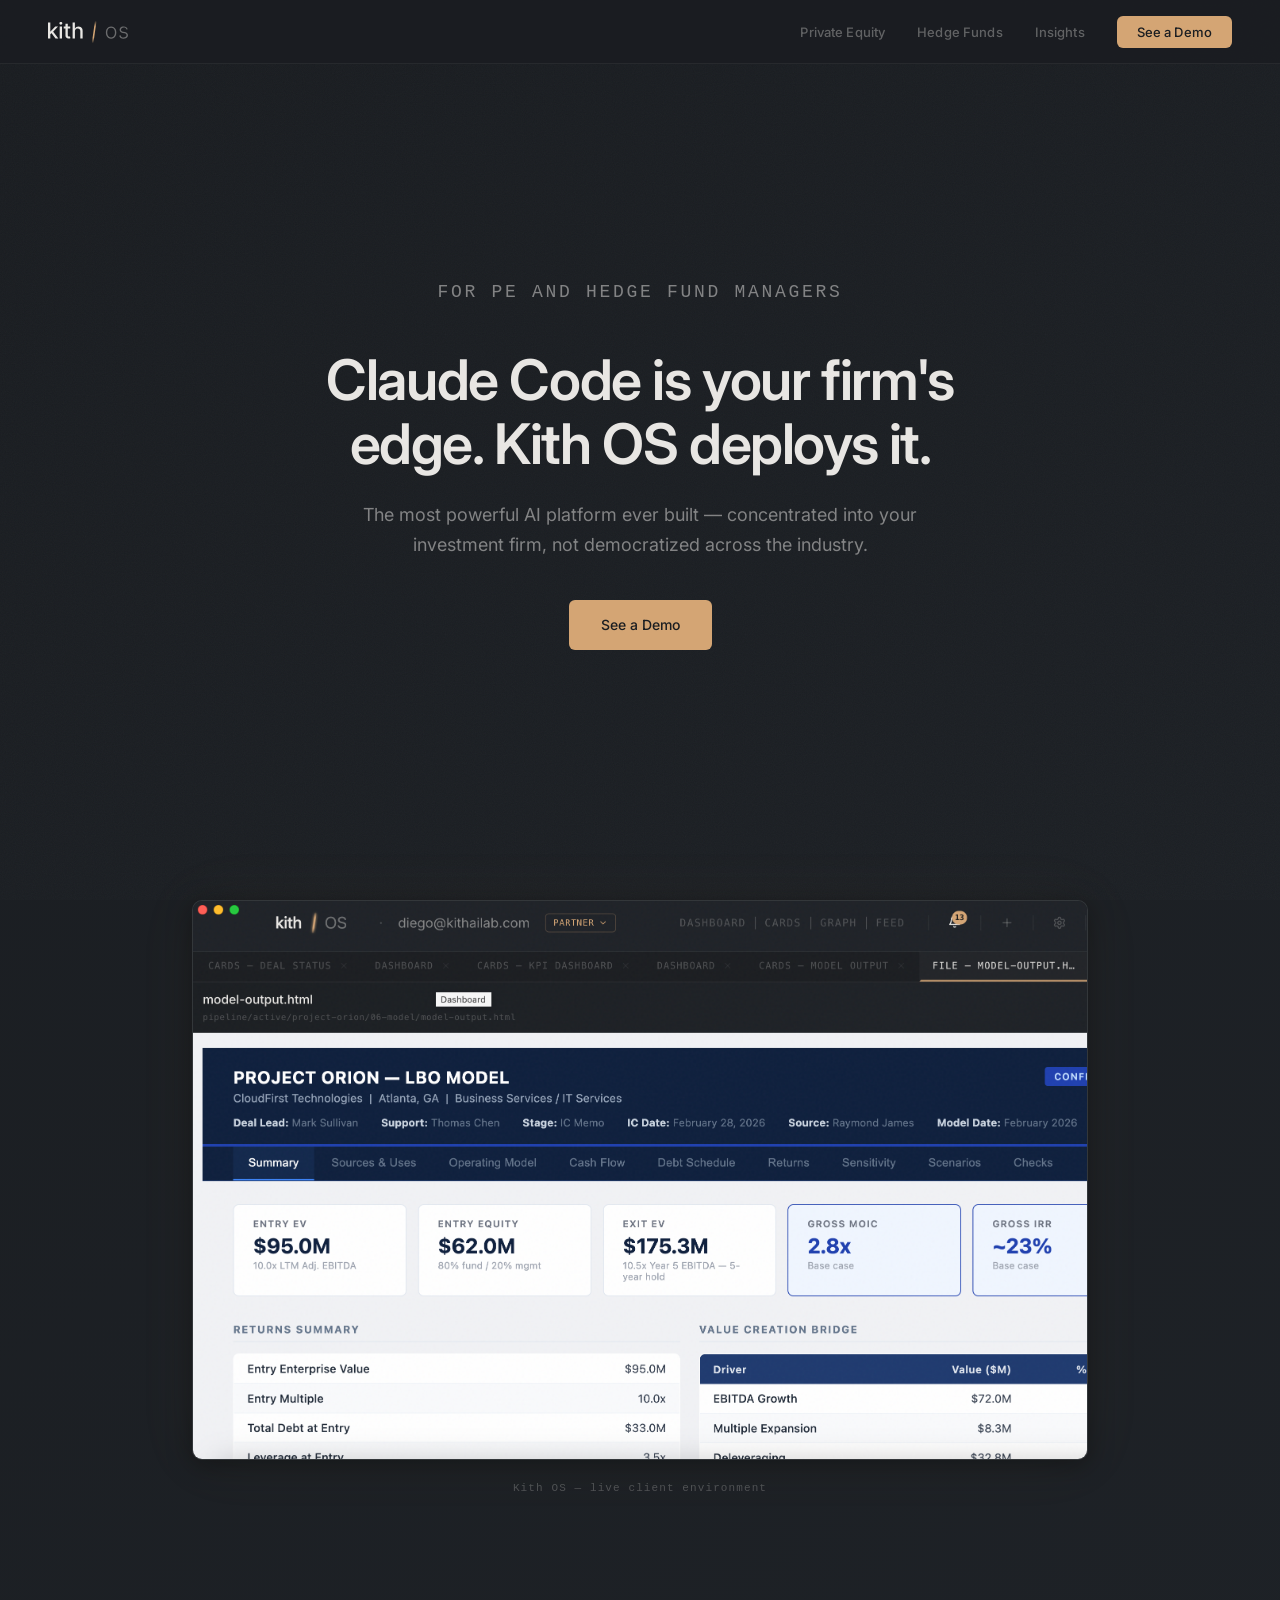
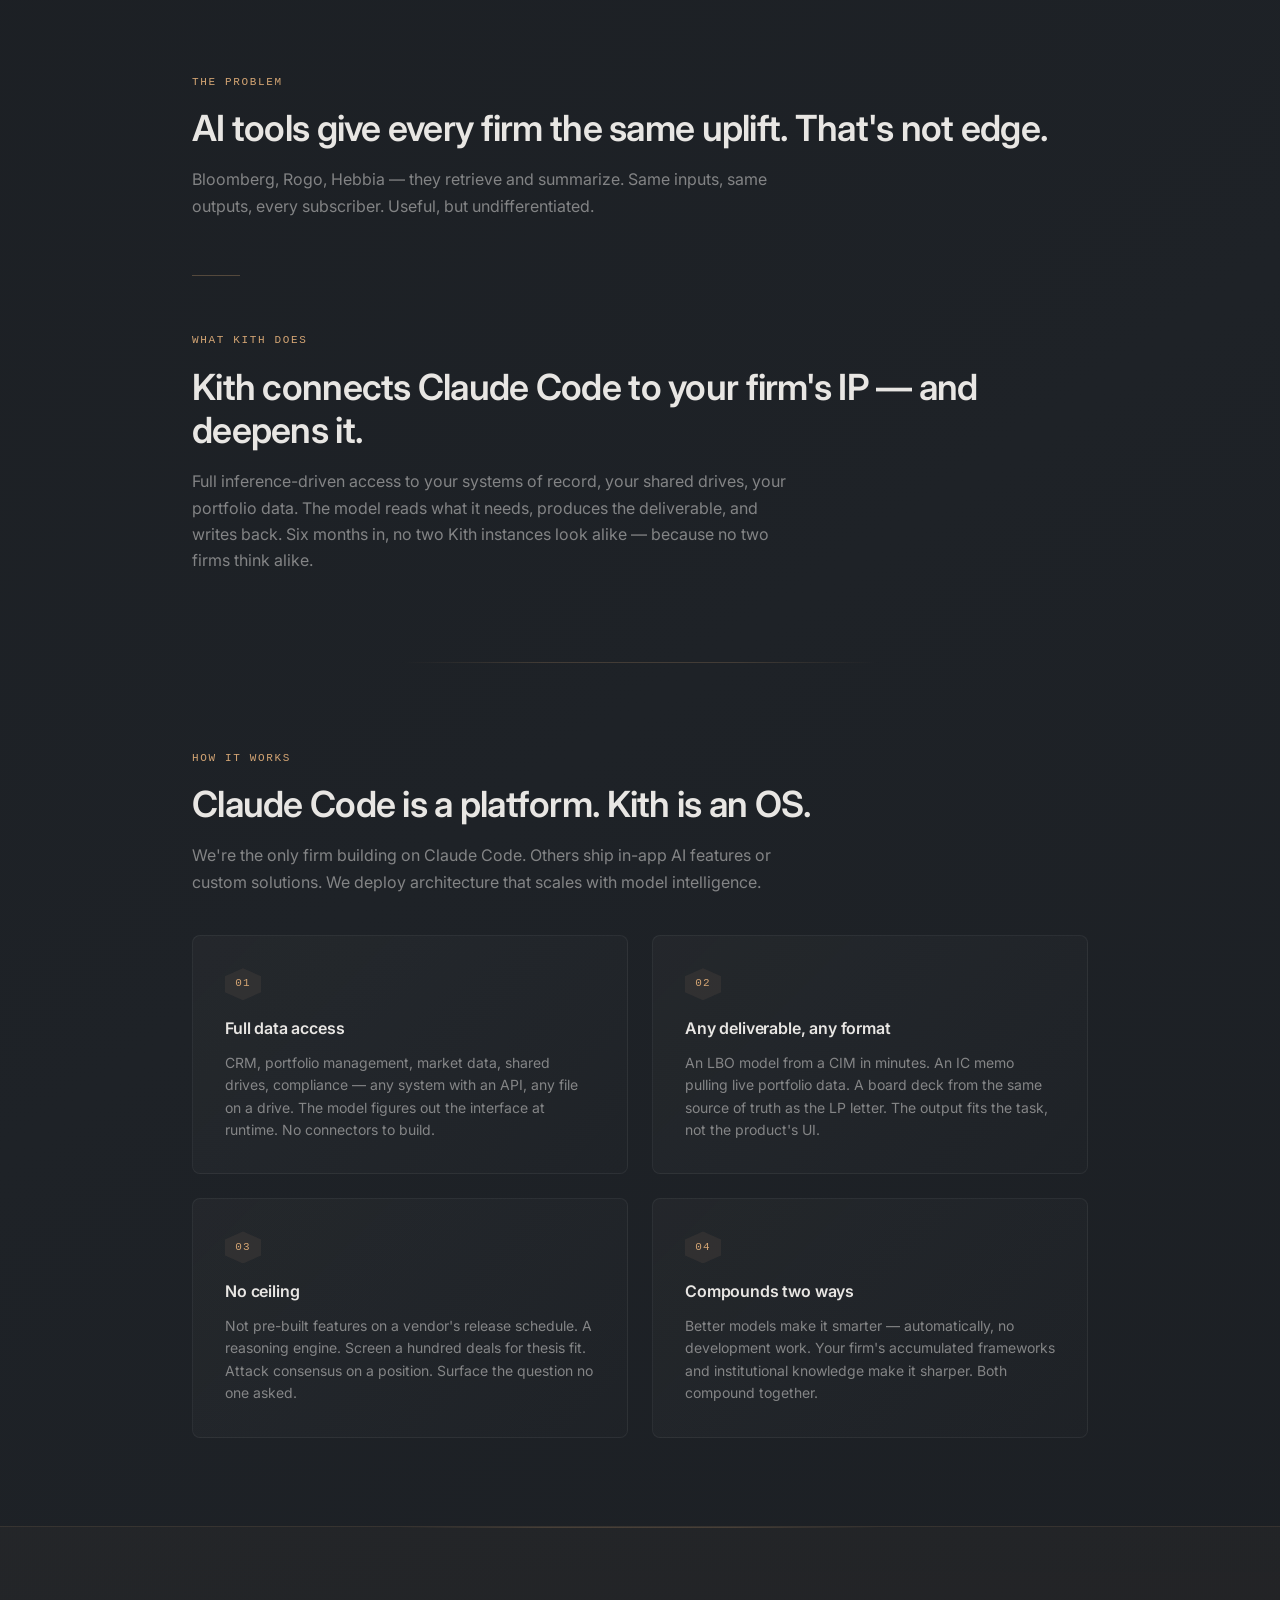
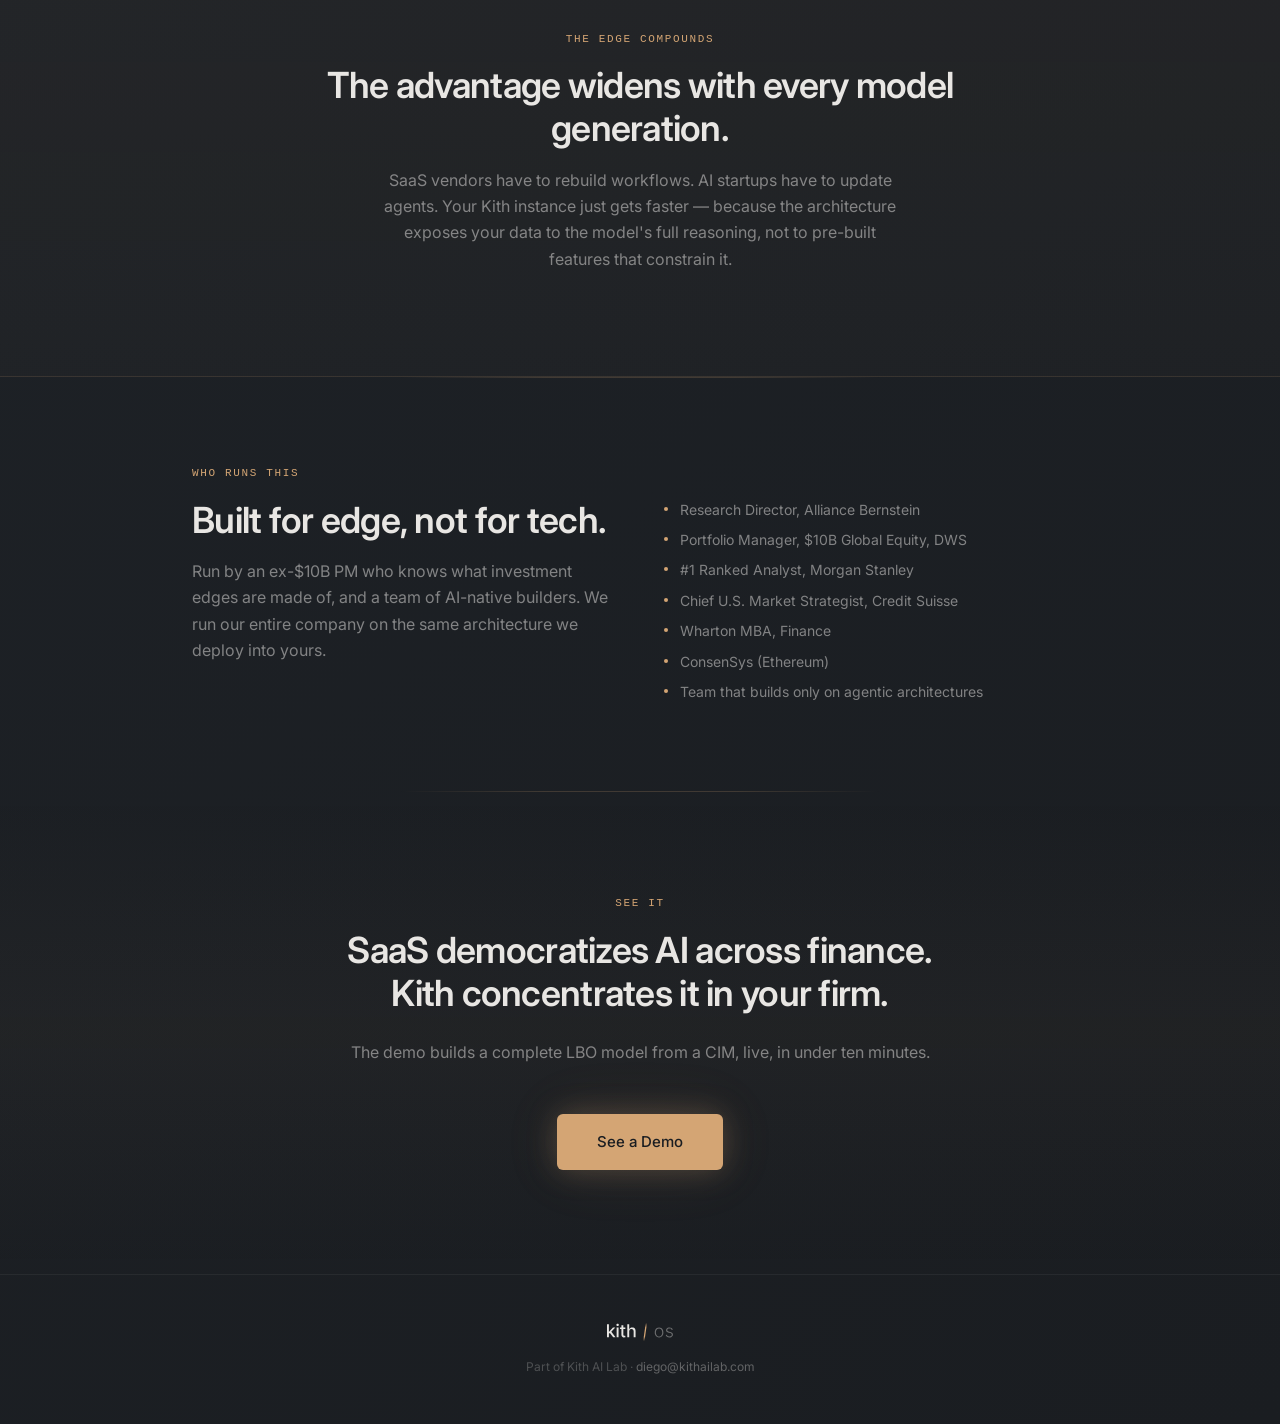
<file: index.html>
<!DOCTYPE html>
<html lang="en">
<head>
  <meta charset="UTF-8">
  <meta name="viewport" content="width=device-width, initial-scale=1.0">
  <title>Kith OS — Claude Code for Investment Firms</title>
  <link rel="stylesheet" href="styles.css">
  <link rel="preconnect" href="https://fonts.googleapis.com">
  <link rel="preconnect" href="https://fonts.gstatic.com" crossorigin>
  <link href="https://fonts.googleapis.com/css2?family=Inter:wght@400;500;600&display=swap" rel="stylesheet">
</head>
<body>

  <!-- Nav -->
  <nav class="nav">
    <a href="index.html">
      <img src="kith-os-wordmark.svg" alt="kith / os" class="nav-wordmark">
    </a>
    <ul class="nav-links">
      <li><a href="pe.html">Private Equity</a></li>
      <li><a href="hf.html">Hedge Funds</a></li>
      <li><a href="insights.html">Insights</a></li>
      <li><a href="mailto:diego@kithailab.com" class="nav-cta">See a Demo</a></li>
    </ul>
    <button class="nav-toggle" onclick="document.querySelector('.nav-links').classList.toggle('open')" aria-label="Menu">
      <span></span><span></span><span></span>
    </button>
  </nav>

  <!-- Hero -->
  <section class="hero">
    <div>
      <p class="hero-label">For PE and Hedge Fund Managers</p>
      <h1>Claude Code is your firm's edge. Kith&nbsp;OS deploys&nbsp;it.</h1>
      <p>The most powerful AI platform ever built — concentrated into your investment firm, not democratized across the industry.</p>
      <a href="mailto:diego@kithailab.com" class="btn-primary">See a Demo</a>
    </div>
  </section>

  <!-- Product Slideshow -->
  <div class="slideshow">
    <div class="slideshow-window">
      <div class="slideshow-track">
        <img src="screen-1.png" alt="LBO Model — Project Orion" loading="eager">
        <img src="screen-2.png" alt="Screening Memo — Project Falcon" loading="lazy">
        <img src="screen-3.png" alt="Workspace — Pipeline, Portfolio, Fund" loading="lazy">
        <img src="screen-4.png" alt="KPI Dashboard — Patriot Staffing" loading="lazy">
        <img src="screen-5.png" alt="Strategic Initiatives — Keystone Behavioral" loading="lazy">
      </div>
    </div>
    <p class="slideshow-label">Kith OS — live client environment</p>
  </div>

  <!-- Problem / Solution -->
  <section>
    <div class="container">
      <p class="section-label">The Problem</p>
      <h2 class="section-title">AI tools give every firm the same uplift. That's not edge.</h2>
      <p class="section-subtitle">Bloomberg, Rogo, Hebbia — they retrieve and summarize. Same inputs, same outputs, every subscriber. Useful, but undifferentiated.</p>

      <div class="section-divider"></div>

      <p class="section-label">What Kith Does</p>
      <h2 class="section-title">Kith connects Claude Code to your firm's IP — and deepens it.</h2>
      <p class="section-subtitle">Full inference-driven access to your systems of record, your shared drives, your portfolio data. The model reads what it needs, produces the deliverable, and writes back. Six months in, no two Kith instances look alike — because no two firms think alike.</p>
    </div>
  </section>

  <!-- How It Works -->
  <section>
    <div class="container">
      <p class="section-label">How It Works</p>
      <h2 class="section-title">Claude Code is a platform. Kith is an OS.</h2>
      <p class="section-subtitle" style="margin-bottom: 40px;">We're the only firm building on Claude Code. Others ship in-app AI features or custom solutions. We deploy architecture that scales with model intelligence.</p>

      <div class="grid-2">
        <div class="card">
          <span class="card-number">01</span>
          <h3>Full data access</h3>
          <p>CRM, portfolio management, market data, shared drives, compliance — any system with an API, any file on a drive. The model figures out the interface at runtime. No connectors to build.</p>
        </div>
        <div class="card">
          <span class="card-number">02</span>
          <h3>Any deliverable, any format</h3>
          <p>An LBO model from a CIM in minutes. An IC memo pulling live portfolio data. A board deck from the same source of truth as the LP letter. The output fits the task, not the product's UI.</p>
        </div>
        <div class="card">
          <span class="card-number">03</span>
          <h3>No ceiling</h3>
          <p>Not pre-built features on a vendor's release schedule. A reasoning engine. Screen a hundred deals for thesis fit. Attack consensus on a position. Surface the question no one asked.</p>
        </div>
        <div class="card">
          <span class="card-number">04</span>
          <h3>Compounds two ways</h3>
          <p>Better models make it smarter — automatically, no development work. Your firm's accumulated frameworks and institutional knowledge make it sharper. Both compound together.</p>
        </div>
      </div>
    </div>
  </section>

  <!-- Compounding -->
  <section class="highlight-section">
    <p class="section-label">The Edge Compounds</p>
    <h2 class="section-title">The advantage widens with every model generation.</h2>
    <p class="section-subtitle">SaaS vendors have to rebuild workflows. AI startups have to update agents. Your Kith instance just gets faster — because the architecture exposes your data to the model's full reasoning, not to pre-built features that constrain it.</p>
  </section>

  <!-- Who Runs This -->
  <section>
    <div class="container">
      <p class="section-label">Who Runs This</p>
      <div class="founder-block">
        <div>
          <h2 class="section-title">Built for edge, not for tech.</h2>
          <p class="section-subtitle">Run by an ex-$10B PM who knows what investment edges are made of, and a team of AI-native builders. We run our entire company on the same architecture we deploy into yours.</p>
        </div>
        <ul class="credential-list">
          <li>Research Director, Alliance Bernstein</li>
          <li>Portfolio Manager, $10B Global Equity, DWS</li>
          <li>#1 Ranked Analyst, Morgan Stanley</li>
          <li>Chief U.S. Market Strategist, Credit Suisse</li>
          <li>Wharton MBA, Finance</li>
          <li>ConsenSys (Ethereum)</li>
          <li>Team that builds only on agentic architectures</li>
        </ul>
      </div>
    </div>
  </section>

  <!-- CTA -->
  <section class="cta-section">
    <p class="section-label">See It</p>
    <h2 class="section-title">SaaS democratizes AI across finance.<br>Kith concentrates it in your firm.</h2>
    <p class="section-subtitle">The demo builds a complete LBO model from a CIM, live, in under ten minutes.</p>
    <a href="mailto:diego@kithailab.com" class="btn-primary">See a Demo</a>
  </section>

  <!-- Footer -->
  <footer class="footer">
    <img src="kith-os-wordmark.svg" alt="kith / os" class="footer-wordmark">
    <p>Part of Kith AI Lab &middot; <a href="mailto:diego@kithailab.com">diego@kithailab.com</a></p>
  </footer>

</body>
</html>
</file>
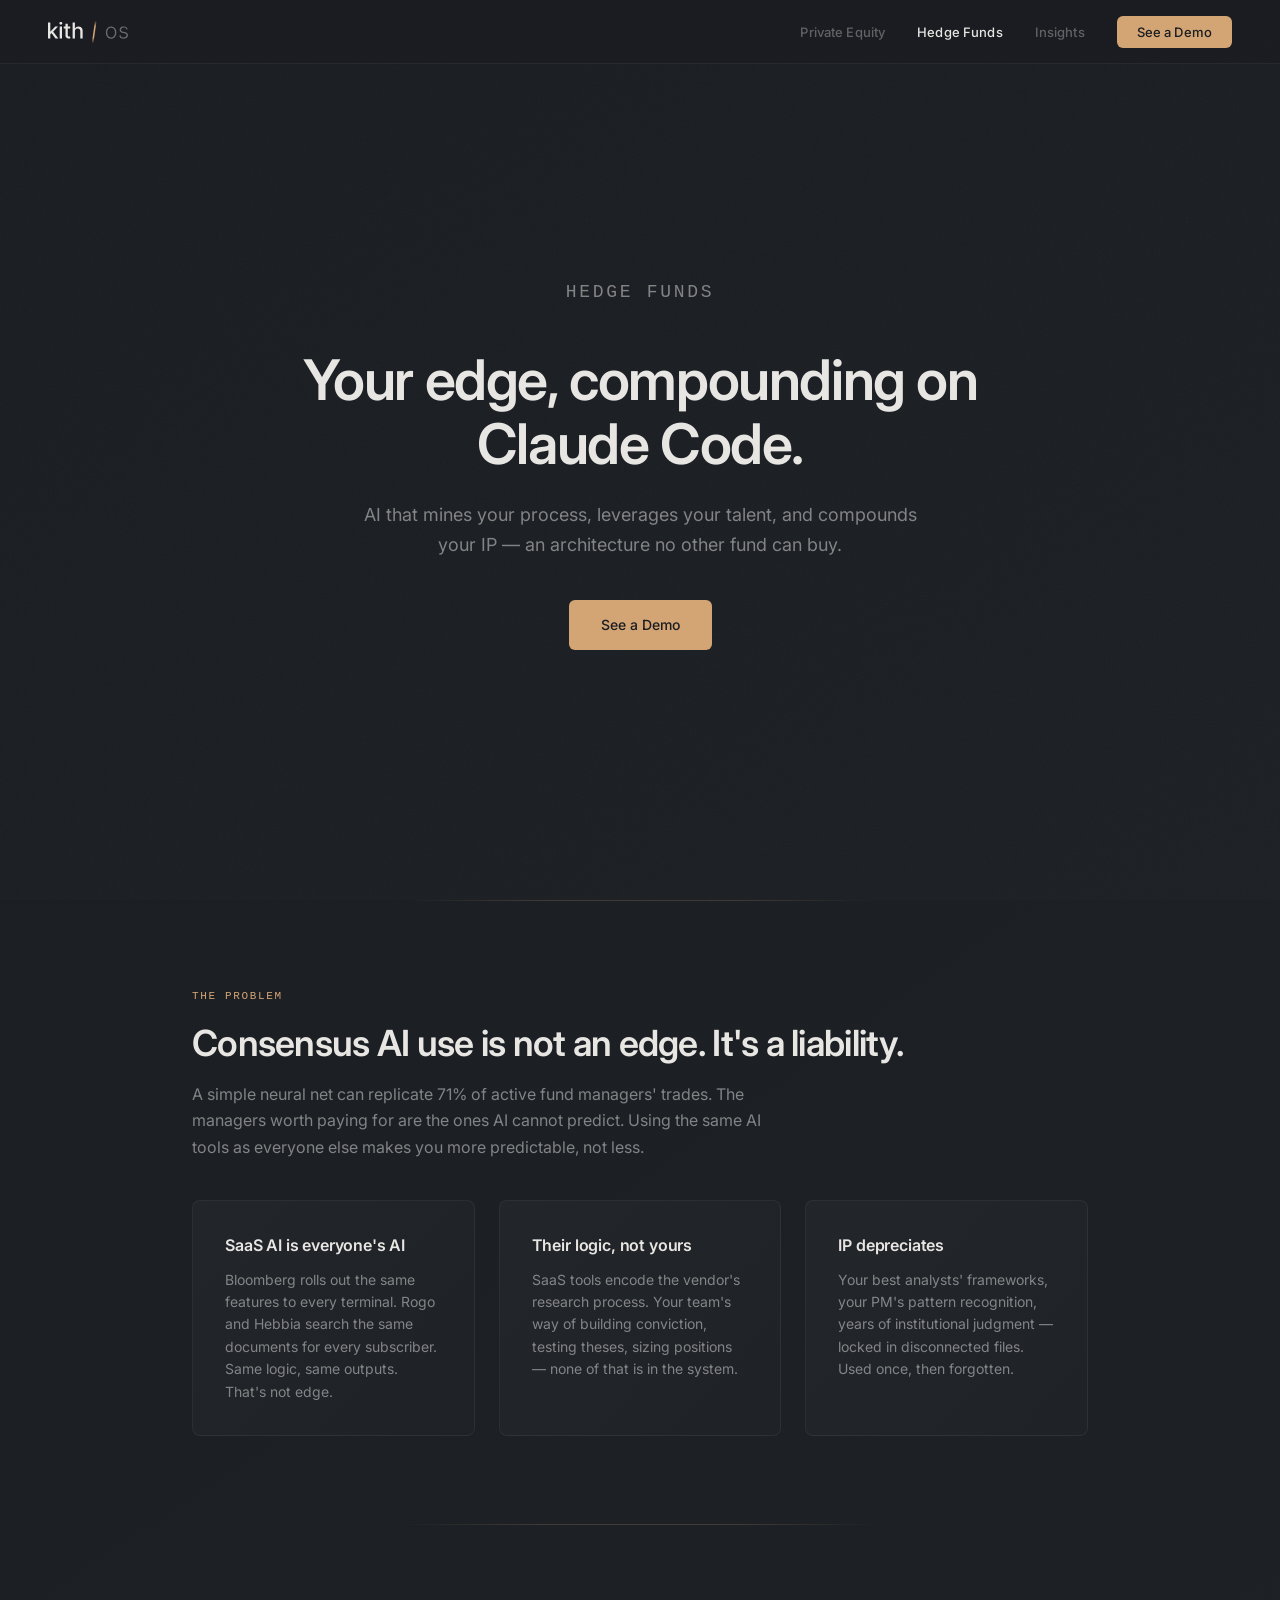
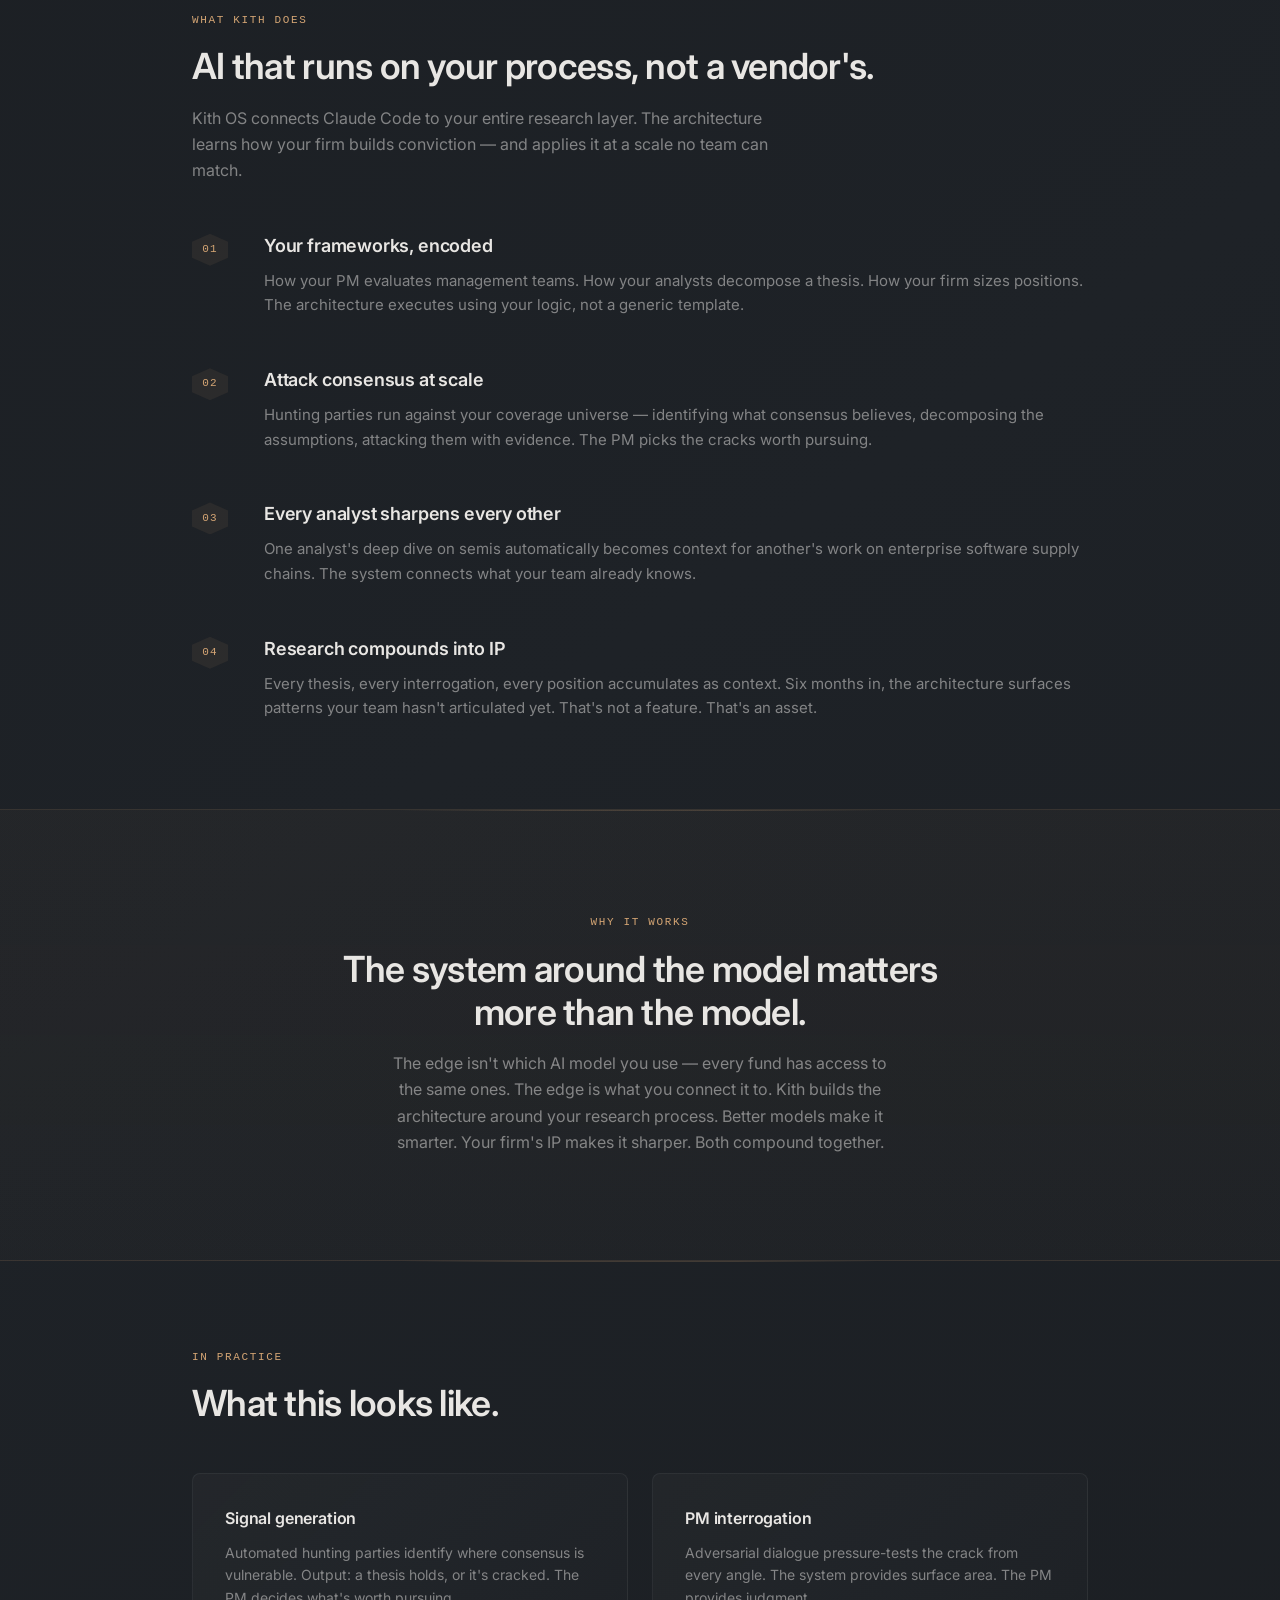
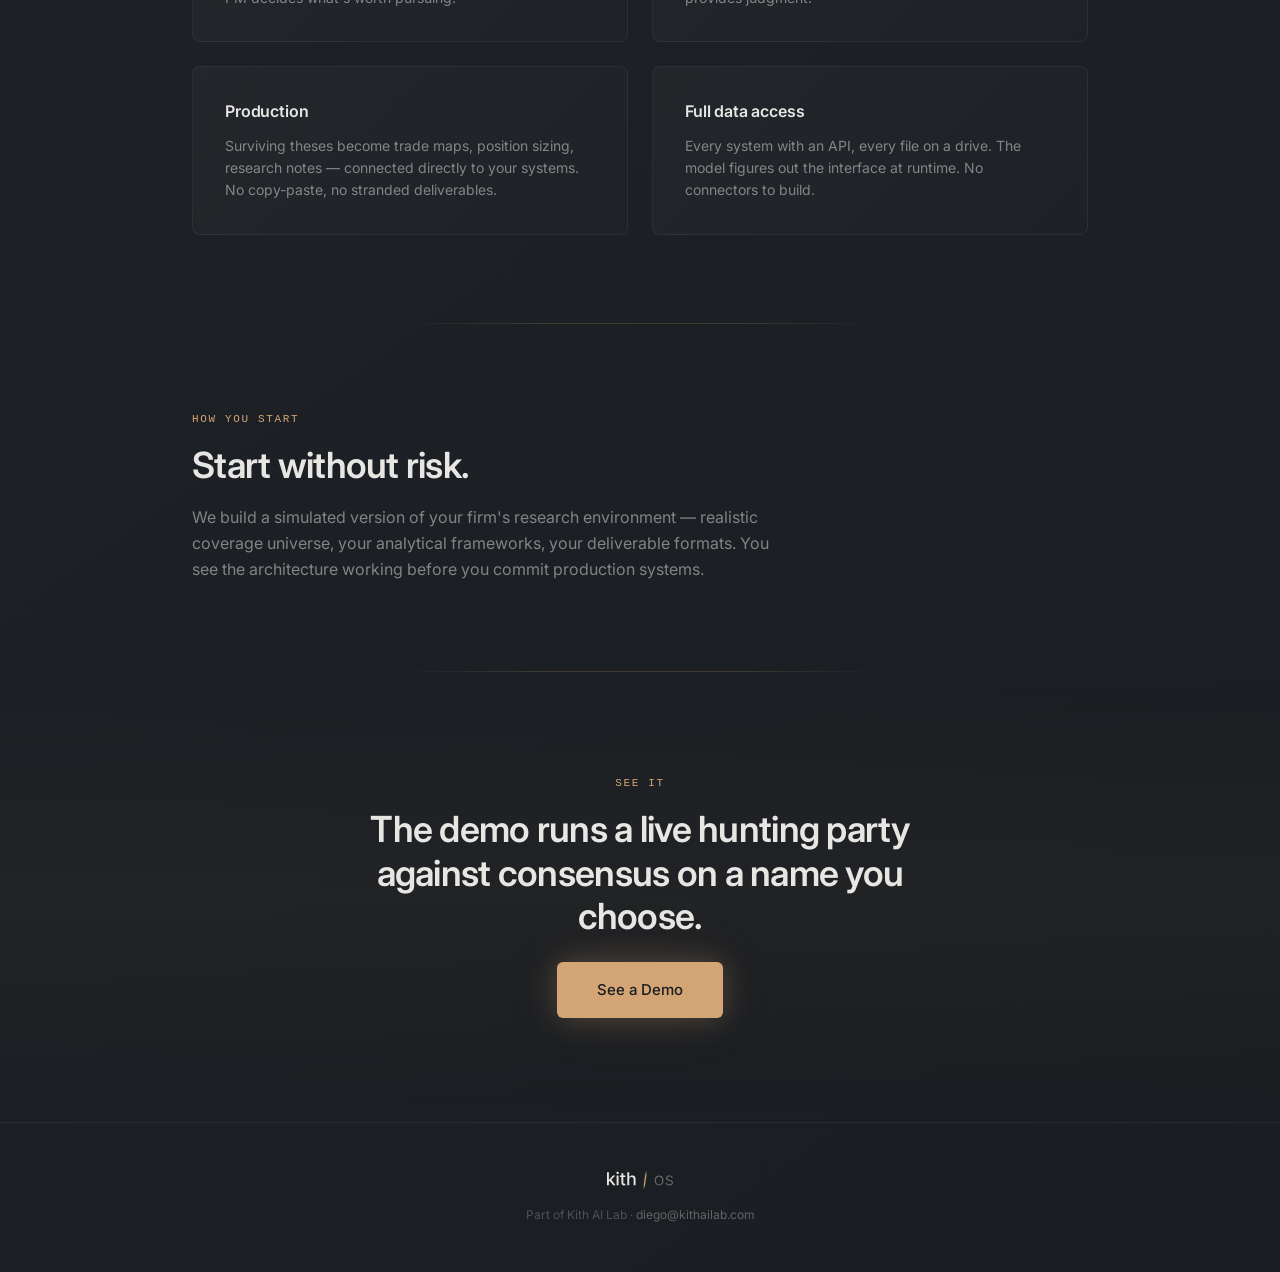
<file: hf.html>
<!DOCTYPE html>
<html lang="en">
<head>
  <meta charset="UTF-8">
  <meta name="viewport" content="width=device-width, initial-scale=1.0">
  <title>Hedge Funds — Kith OS</title>
  <link rel="stylesheet" href="styles.css">
  <link rel="preconnect" href="https://fonts.googleapis.com">
  <link rel="preconnect" href="https://fonts.gstatic.com" crossorigin>
  <link href="https://fonts.googleapis.com/css2?family=Inter:wght@400;500;600&display=swap" rel="stylesheet">
</head>
<body>

  <!-- Nav -->
  <nav class="nav">
    <a href="index.html">
      <img src="kith-os-wordmark.svg" alt="kith / os" class="nav-wordmark">
    </a>
    <ul class="nav-links">
      <li><a href="pe.html">Private Equity</a></li>
      <li><a href="hf.html" class="active">Hedge Funds</a></li>
      <li><a href="insights.html">Insights</a></li>
      <li><a href="mailto:diego@kithailab.com" class="nav-cta">See a Demo</a></li>
    </ul>
    <button class="nav-toggle" onclick="document.querySelector('.nav-links').classList.toggle('open')" aria-label="Menu">
      <span></span><span></span><span></span>
    </button>
  </nav>

  <!-- Hero -->
  <section class="hero">
    <div>
      <p class="hero-label">Hedge Funds</p>
      <h1>Your edge, compounding on Claude&nbsp;Code.</h1>
      <p>AI that mines your process, leverages your talent, and compounds your IP — an architecture no other fund can buy.</p>
      <a href="mailto:diego@kithailab.com" class="btn-primary">See a Demo</a>
    </div>
  </section>

  <!-- The HF Problem -->
  <section>
    <div class="container">
      <p class="section-label">The Problem</p>
      <h2 class="section-title">Consensus AI use is not an edge. It's a liability.</h2>
      <p class="section-subtitle" style="margin-bottom: 40px;">A simple neural net can replicate 71% of active fund managers' trades. The managers worth paying for are the ones AI cannot predict. Using the same AI tools as everyone else makes you more predictable, not less.</p>

      <div class="grid-3">
        <div class="card">
          <h3>SaaS AI is everyone's AI</h3>
          <p>Bloomberg rolls out the same features to every terminal. Rogo and Hebbia search the same documents for every subscriber. Same logic, same outputs. That's not edge.</p>
        </div>
        <div class="card">
          <h3>Their logic, not yours</h3>
          <p>SaaS tools encode the vendor's research process. Your team's way of building conviction, testing theses, sizing positions — none of that is in the system.</p>
        </div>
        <div class="card">
          <h3>IP depreciates</h3>
          <p>Your best analysts' frameworks, your PM's pattern recognition, years of institutional judgment — locked in disconnected files. Used once, then forgotten.</p>
        </div>
      </div>
    </div>
  </section>

  <!-- What Changes -->
  <section>
    <div class="container">
      <p class="section-label">What Kith Does</p>
      <h2 class="section-title">AI that runs on your process, not a vendor's.</h2>
      <p class="section-subtitle" style="margin-bottom: 40px;">Kith OS connects Claude Code to your entire research layer. The architecture learns how your firm builds conviction — and applies it at a scale no team can match.</p>

      <div class="feature-list">
        <div class="feature-item">
          <span class="feature-item-number">01</span>
          <div>
            <h3>Your frameworks, encoded</h3>
            <p>How your PM evaluates management teams. How your analysts decompose a thesis. How your firm sizes positions. The architecture executes using your logic, not a generic template.</p>
          </div>
        </div>
        <div class="feature-item">
          <span class="feature-item-number">02</span>
          <div>
            <h3>Attack consensus at scale</h3>
            <p>Hunting parties run against your coverage universe — identifying what consensus believes, decomposing the assumptions, attacking them with evidence. The PM picks the cracks worth pursuing.</p>
          </div>
        </div>
        <div class="feature-item">
          <span class="feature-item-number">03</span>
          <div>
            <h3>Every analyst sharpens every other</h3>
            <p>One analyst's deep dive on semis automatically becomes context for another's work on enterprise software supply chains. The system connects what your team already knows.</p>
          </div>
        </div>
        <div class="feature-item">
          <span class="feature-item-number">04</span>
          <div>
            <h3>Research compounds into IP</h3>
            <p>Every thesis, every interrogation, every position accumulates as context. Six months in, the architecture surfaces patterns your team hasn't articulated yet. That's not a feature. That's an asset.</p>
          </div>
        </div>
      </div>
    </div>
  </section>

  <!-- The Architecture -->
  <section class="highlight-section">
    <p class="section-label">Why It Works</p>
    <h2 class="section-title">The system around the model matters more than the model.</h2>
    <p class="section-subtitle">The edge isn't which AI model you use — every fund has access to the same ones. The edge is what you connect it to. Kith builds the architecture around your research process. Better models make it smarter. Your firm's IP makes it sharper. Both compound together.</p>
  </section>

  <!-- In Practice -->
  <section>
    <div class="container">
      <p class="section-label">In Practice</p>
      <h2 class="section-title">What this looks like.</h2>

      <div class="advantages-grid">
        <div class="card">
          <h3>Signal generation</h3>
          <p>Automated hunting parties identify where consensus is vulnerable. Output: a thesis holds, or it's cracked. The PM decides what's worth pursuing.</p>
        </div>
        <div class="card">
          <h3>PM interrogation</h3>
          <p>Adversarial dialogue pressure-tests the crack from every angle. The system provides surface area. The PM provides judgment.</p>
        </div>
        <div class="card">
          <h3>Production</h3>
          <p>Surviving theses become trade maps, position sizing, research notes — connected directly to your systems. No copy-paste, no stranded deliverables.</p>
        </div>
        <div class="card">
          <h3>Full data access</h3>
          <p>Every system with an API, every file on a drive. The model figures out the interface at runtime. No connectors to build.</p>
        </div>
      </div>
    </div>
  </section>

  <!-- How You Start -->
  <section>
    <div class="container">
      <p class="section-label">How You Start</p>
      <h2 class="section-title">Start without risk.</h2>
      <p class="section-subtitle">We build a simulated version of your firm's research environment — realistic coverage universe, your analytical frameworks, your deliverable formats. You see the architecture working before you commit production systems.</p>
    </div>
  </section>

  <!-- CTA -->
  <section class="cta-section">
    <p class="section-label">See It</p>
    <h2 class="section-title">The demo runs a live hunting party against consensus on a name you choose.</h2>
    <a href="mailto:diego@kithailab.com" class="btn-primary">See a Demo</a>
  </section>

  <!-- Footer -->
  <footer class="footer">
    <img src="kith-os-wordmark.svg" alt="kith / os" class="footer-wordmark">
    <p>Part of Kith AI Lab &middot; <a href="mailto:diego@kithailab.com">diego@kithailab.com</a></p>
  </footer>

</body>
</html>
</file>
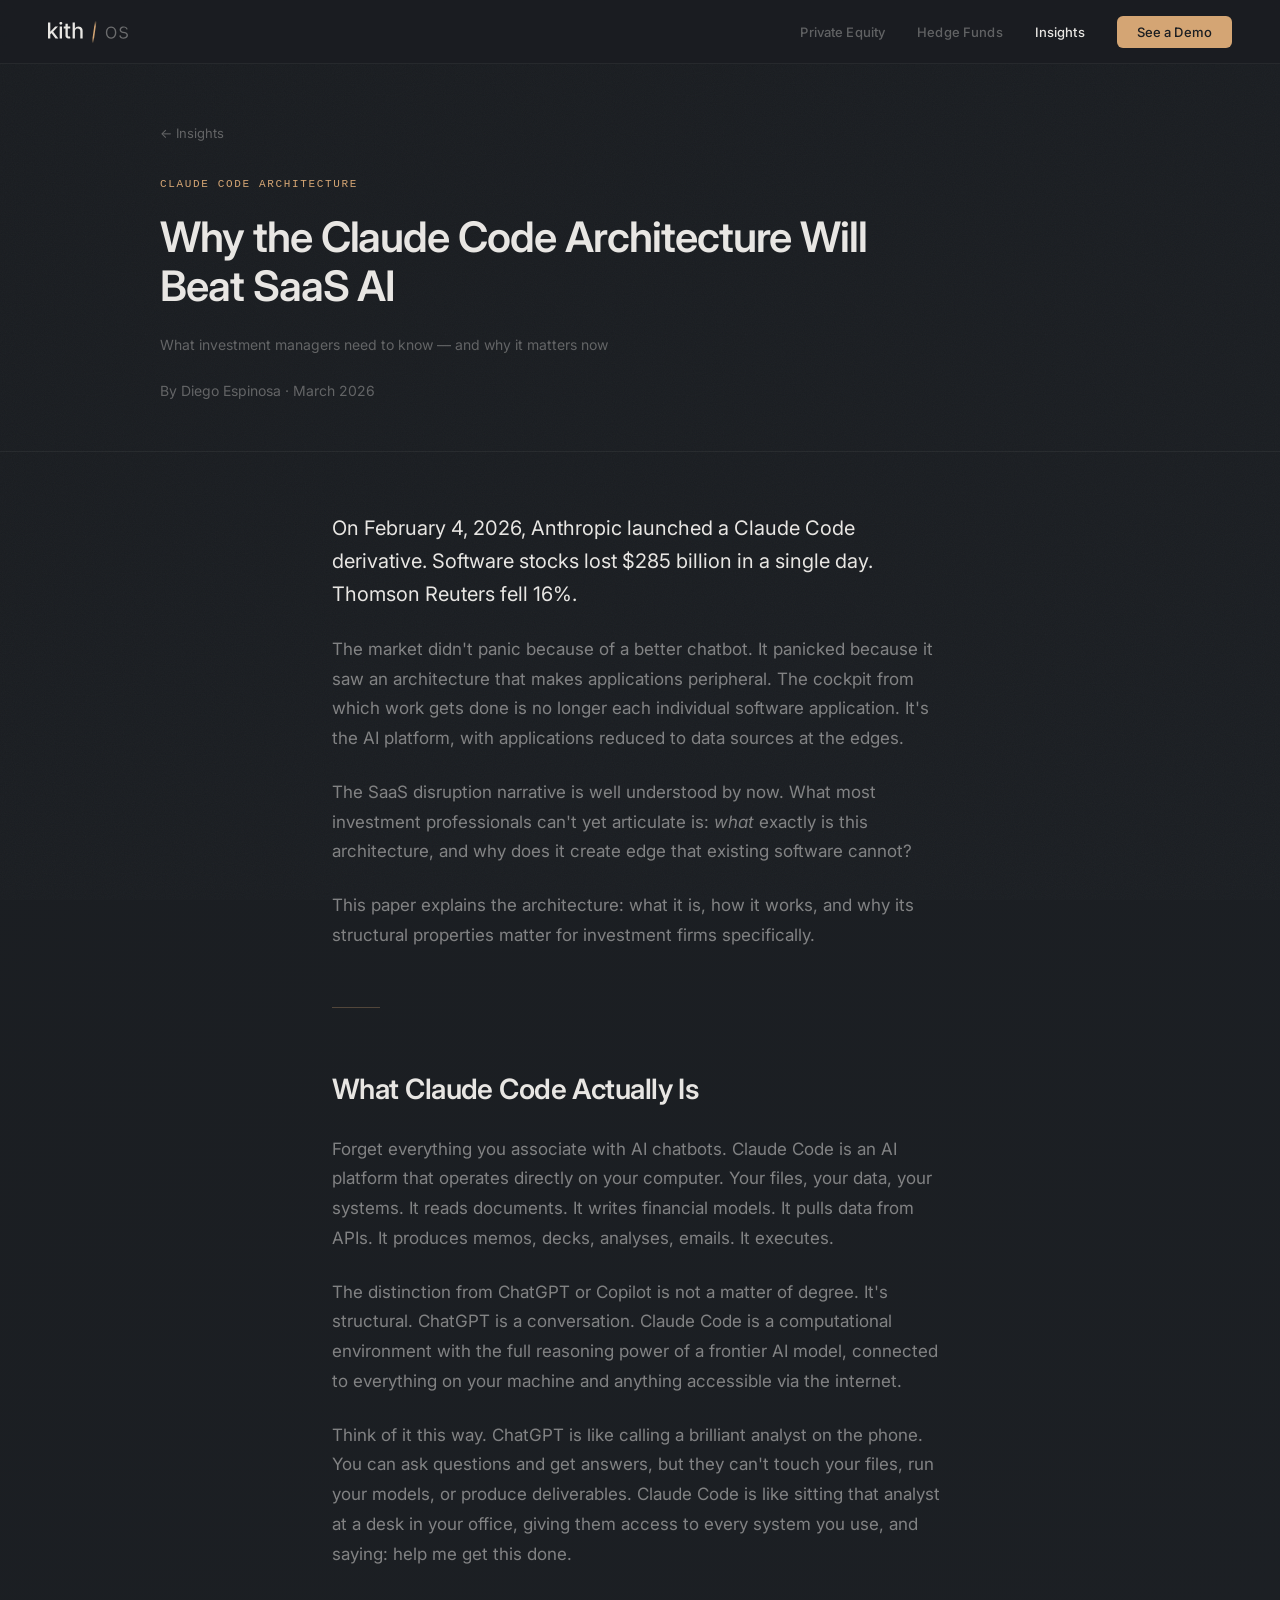
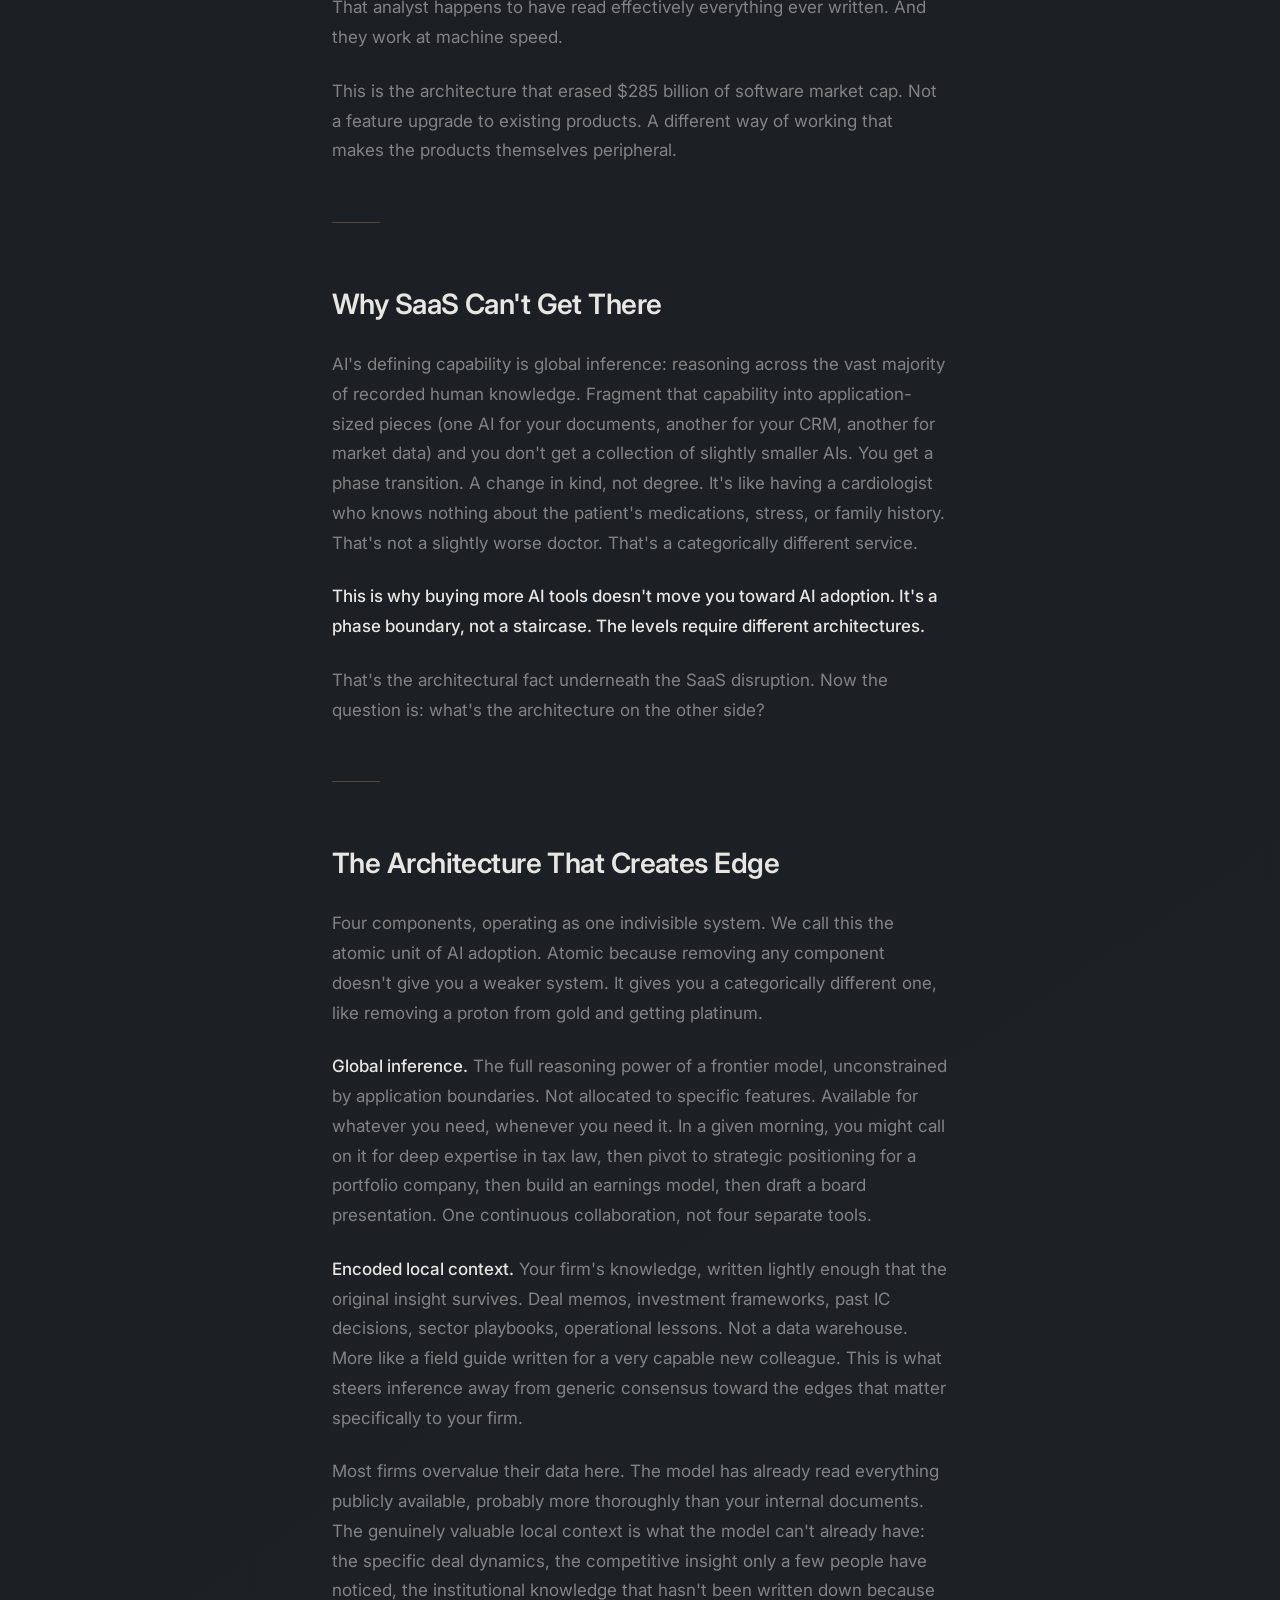
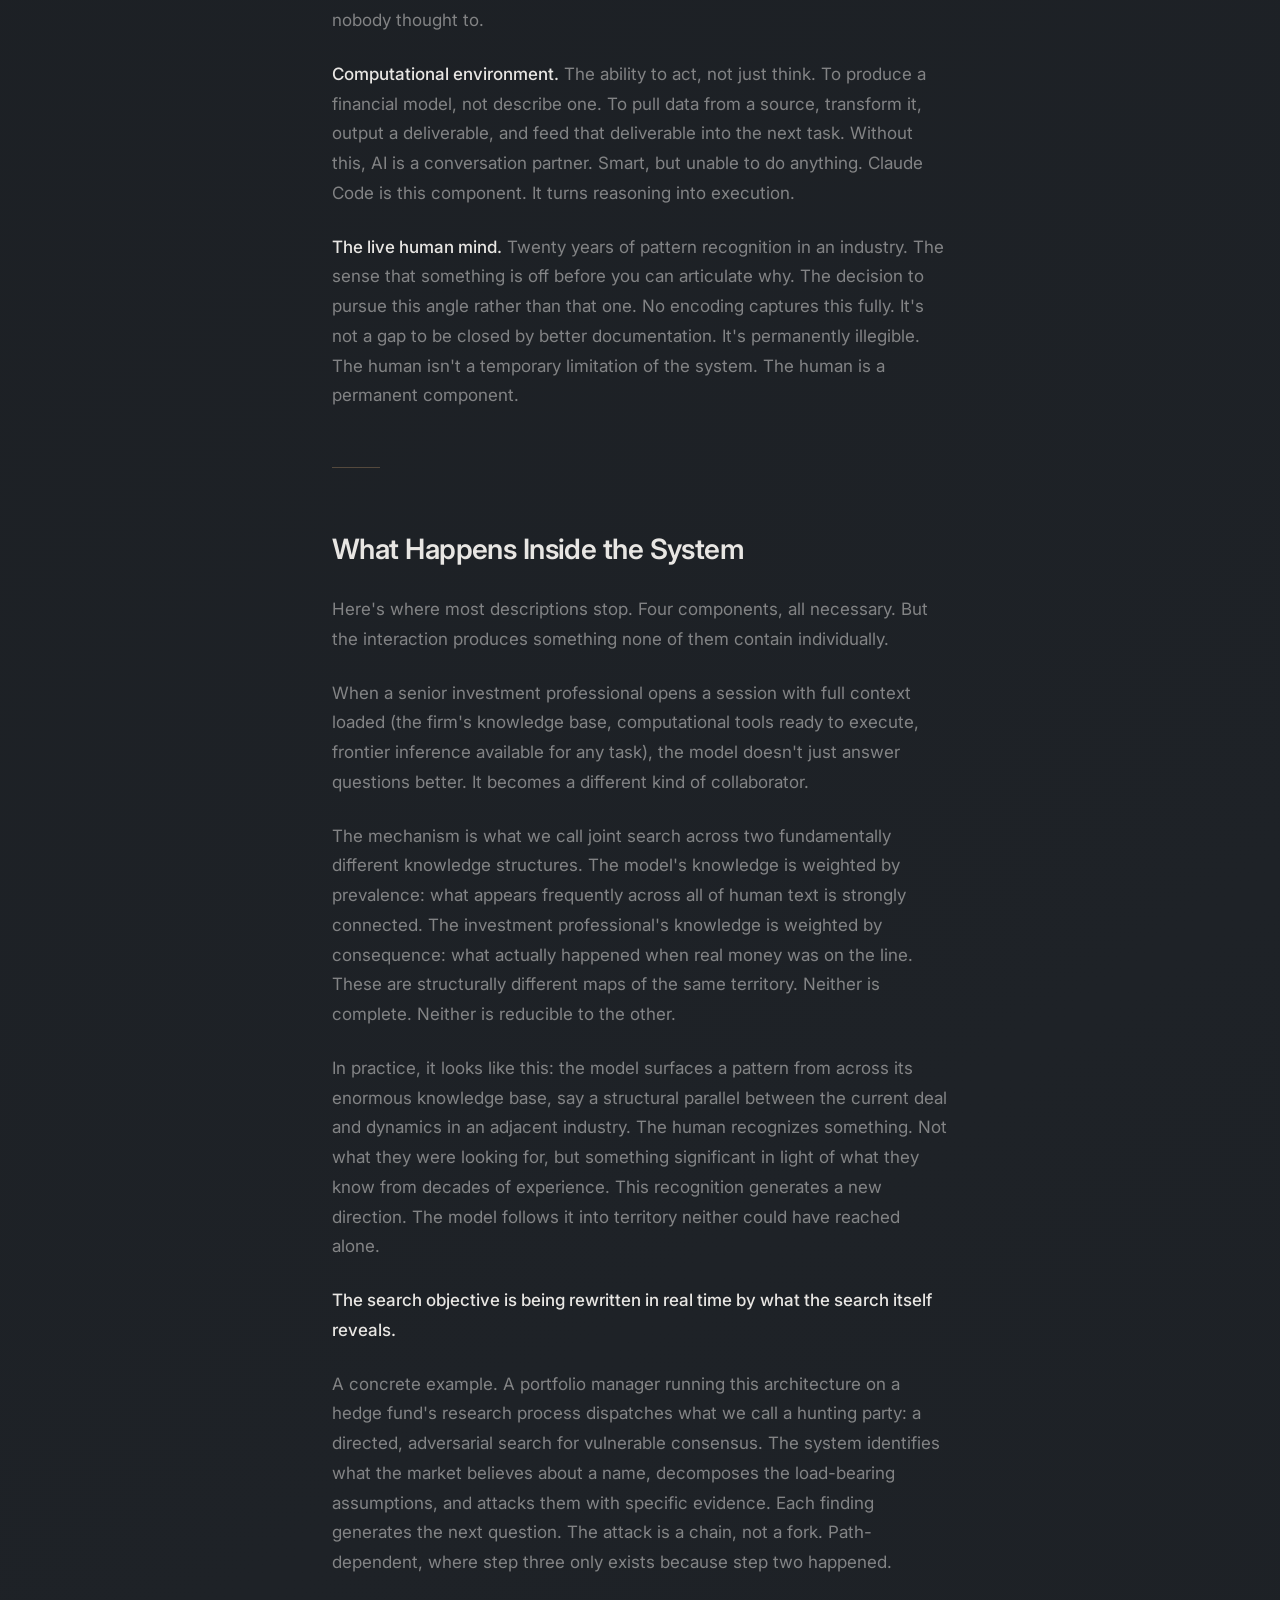
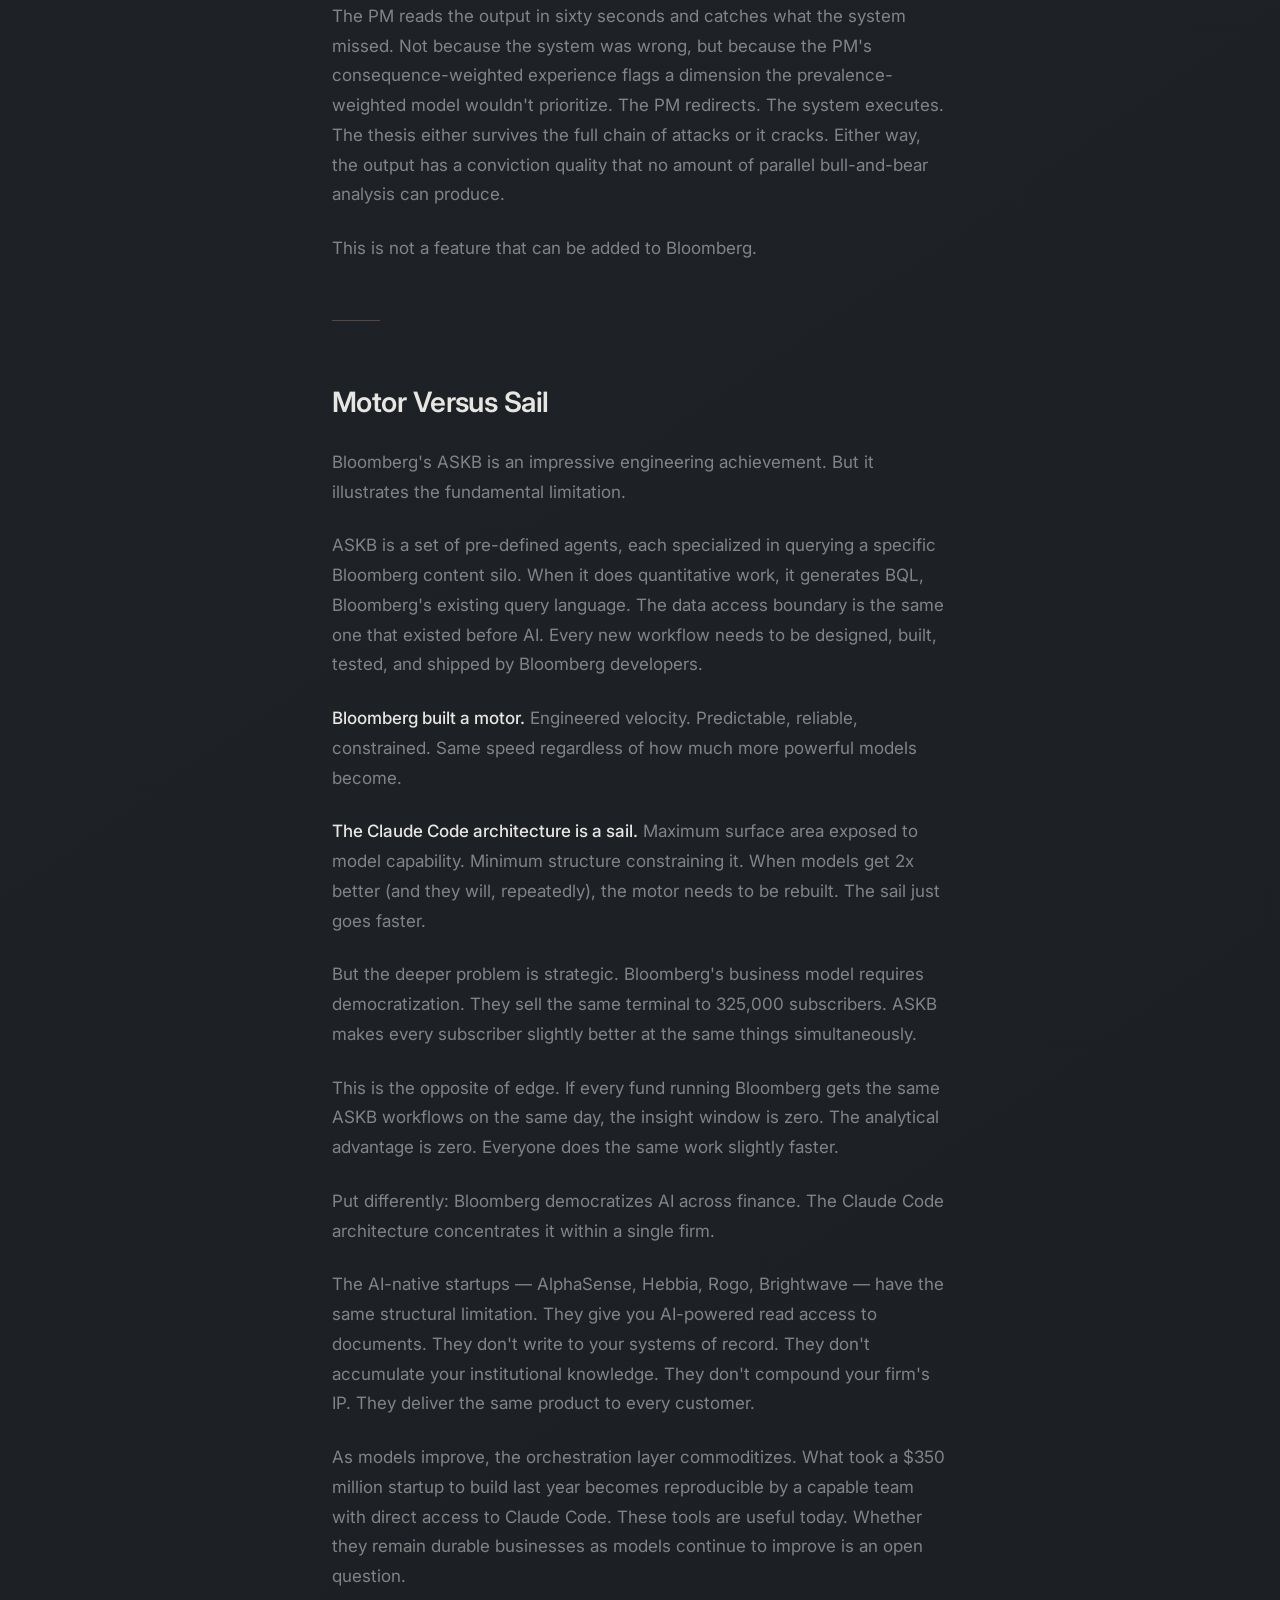
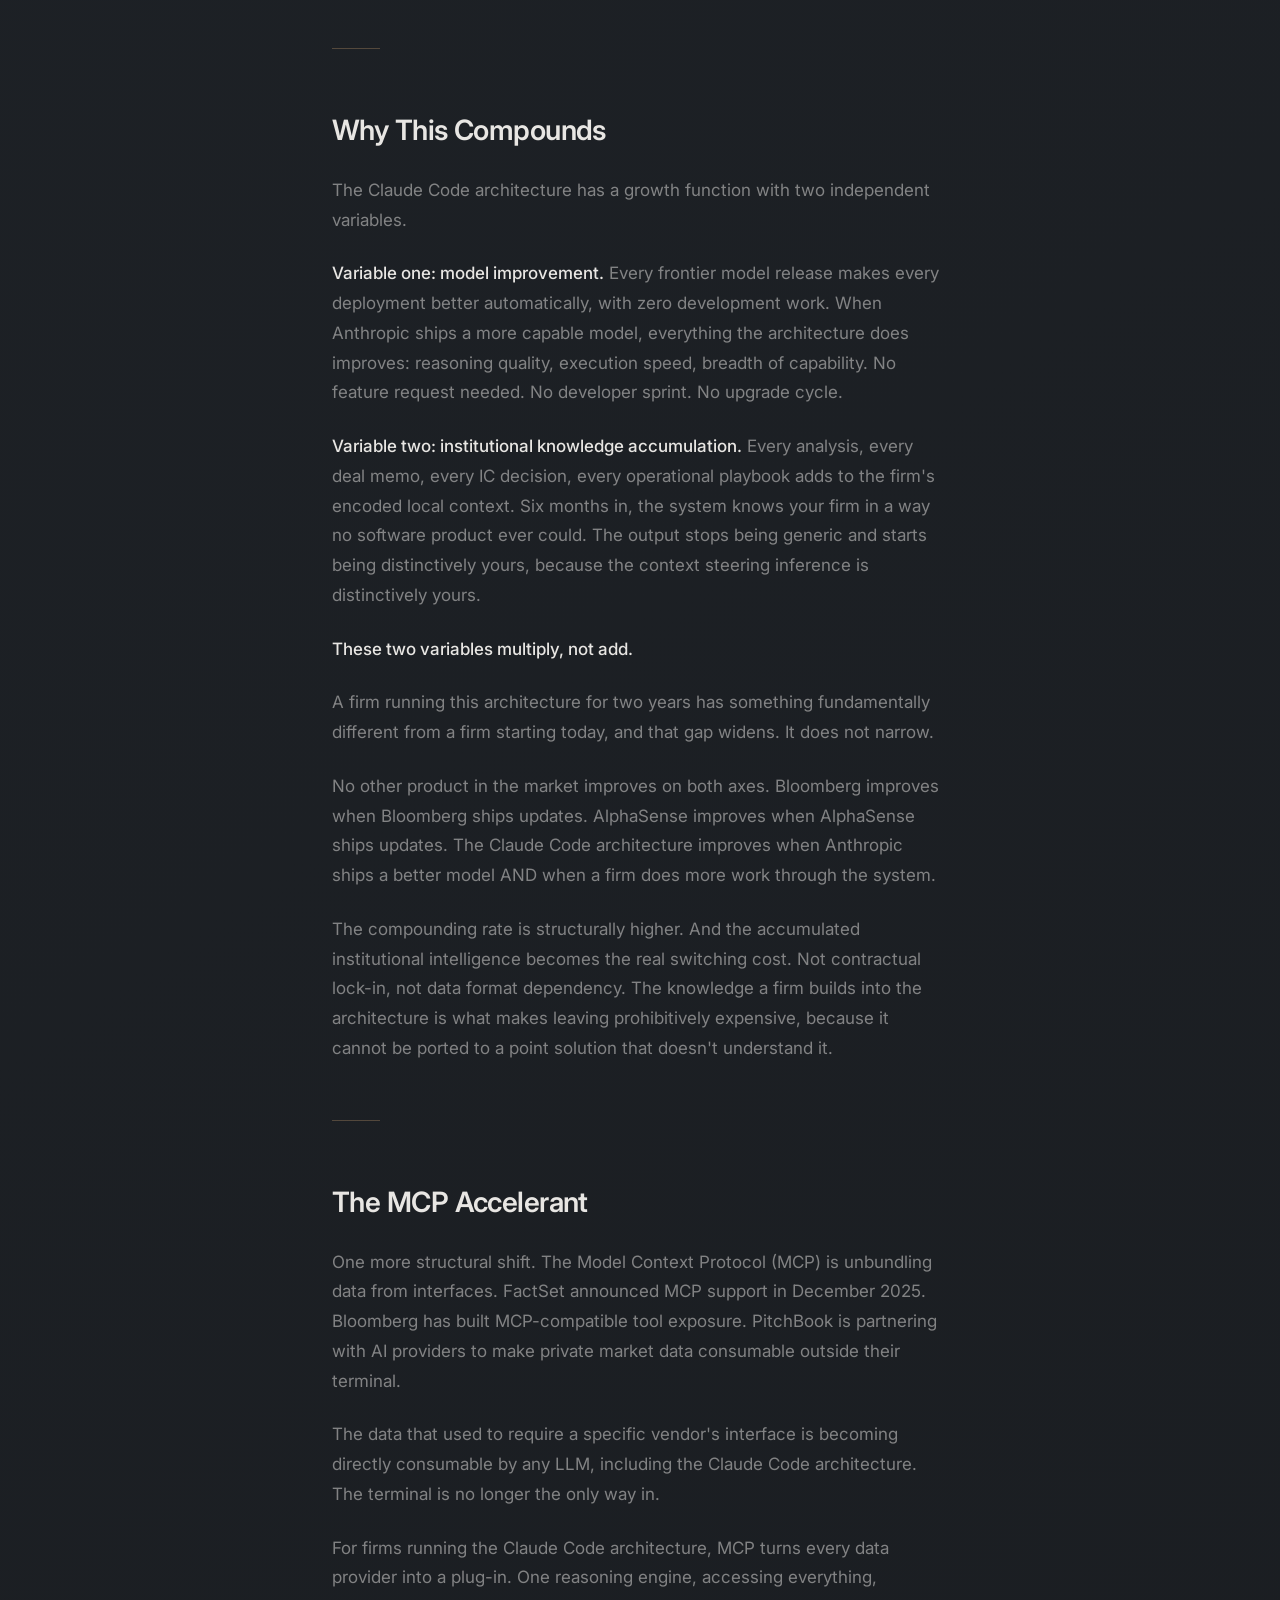
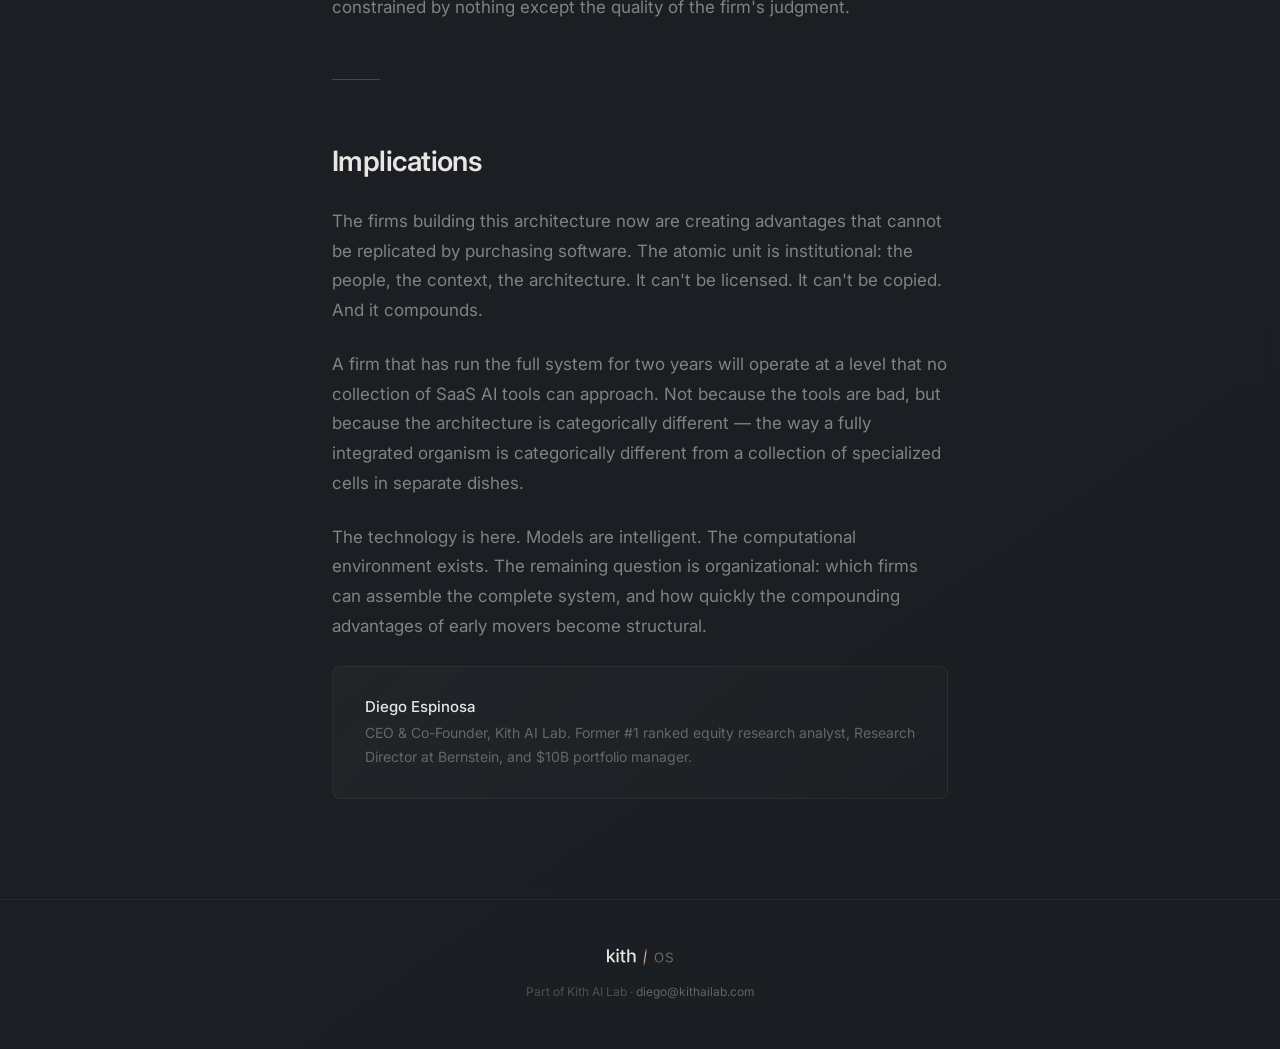
<file: insights-cc-architecture.html>
<!DOCTYPE html>
<html lang="en">
<head>
  <meta charset="UTF-8">
  <meta name="viewport" content="width=device-width, initial-scale=1.0">
  <title>Why the Claude Code Architecture Will Beat SaaS AI — Kith OS</title>
  <link rel="stylesheet" href="styles.css">
  <link rel="preconnect" href="https://fonts.googleapis.com">
  <link rel="preconnect" href="https://fonts.gstatic.com" crossorigin>
  <link href="https://fonts.googleapis.com/css2?family=Inter:wght@400;500;600&display=swap" rel="stylesheet">
  <style>
    /* Article layout */
    .article-header {
      padding: 120px 32px 48px;
      border-bottom: 1px solid var(--color-border);
    }

    .article-header-inner {
      max-width: 960px;
      margin: 0 auto;
    }

    .back-link {
      display: inline-flex;
      align-items: center;
      gap: 6px;
      font-size: 13px;
      color: var(--color-text-tertiary);
      text-decoration: none;
      transition: color 0.2s ease;
      margin-bottom: 32px;
    }

    .back-link:hover {
      color: var(--color-amber);
    }

    .article-tag {
      font-family: var(--font-mono);
      font-size: 11px;
      font-weight: 500;
      letter-spacing: 0.15em;
      text-transform: uppercase;
      color: var(--color-amber);
      margin-bottom: 20px;
    }

    .article-header h1 {
      font-size: clamp(30px, 4.5vw, 42px);
      font-weight: 600;
      color: var(--color-text-primary);
      letter-spacing: -0.025em;
      line-height: 1.15;
      max-width: 720px;
    }

    .article-meta {
      margin-top: 24px;
      font-size: 14px;
      color: var(--color-text-tertiary);
    }

    .article-meta a {
      color: var(--color-text-secondary);
      transition: color 0.2s ease;
    }

    .article-meta a:hover {
      color: var(--color-amber);
    }

    /* Article body */
    .article-body {
      max-width: 680px;
      margin: 0 auto;
      padding: 60px 32px 100px;
    }

    .article-body p {
      font-size: 17px;
      line-height: 1.75;
      color: var(--color-text-secondary);
      margin-bottom: 24px;
    }

    .article-body p.lead {
      font-size: 20px;
      line-height: 1.65;
      color: var(--color-text-primary);
      font-weight: 400;
    }

    .article-body p.standout {
      color: var(--color-text-primary);
      font-weight: 500;
    }

    .article-body h2 {
      font-size: 28px;
      font-weight: 600;
      letter-spacing: -0.02em;
      margin-top: 64px;
      margin-bottom: 28px;
      line-height: 1.25;
      color: var(--color-text-primary);
    }

    .article-body h2:first-child {
      margin-top: 0;
    }

    .article-body strong {
      color: var(--color-text-primary);
      font-weight: 500;
    }

    .article-body em {
      font-style: italic;
    }

    .article-divider {
      width: 48px;
      height: 1px;
      background: var(--color-amber);
      opacity: 0.3;
      margin: 56px 0;
    }

    /* Series nav */
    .series-link {
      display: block;
      background: linear-gradient(135deg, rgba(232, 230, 227, 0.03) 0%, rgba(232, 230, 227, 0.01) 100%);
      border: 1px solid var(--color-border);
      border-radius: 8px;
      padding: 20px 24px;
      margin-top: 40px;
      text-decoration: none;
      transition: all 0.3s ease;
    }

    .series-link:hover {
      border-color: var(--color-border-hover);
      background: linear-gradient(135deg, rgba(232, 230, 227, 0.06) 0%, rgba(212, 165, 116, 0.06) 100%);
    }

    .series-link .series-label {
      font-family: var(--font-mono);
      font-size: 10px;
      font-weight: 500;
      letter-spacing: 0.12em;
      text-transform: uppercase;
      color: var(--color-amber);
      margin-bottom: 6px;
    }

    .series-link h4 {
      font-size: 15px;
      font-weight: 500;
      color: var(--color-text-primary);
      margin-bottom: 4px;
    }

    .series-link p {
      font-size: 14px !important;
      color: var(--color-text-tertiary) !important;
      margin-bottom: 0 !important;
    }

    /* Author card */
    .author-card {
      display: flex;
      align-items: center;
      gap: 20px;
      padding: 28px 32px;
      background: linear-gradient(135deg, rgba(232, 230, 227, 0.03) 0%, rgba(232, 230, 227, 0.01) 100%);
      border: 1px solid var(--color-border);
      border-radius: 8px;
      margin-top: 24px;
    }

    .author-card h4 {
      font-size: 15px;
      font-weight: 500;
      color: var(--color-text-primary);
      margin-bottom: 2px;
    }

    .author-card p {
      font-size: 14px !important;
      color: var(--color-text-tertiary) !important;
      margin-bottom: 0 !important;
    }

    @media (max-width: 768px) {
      .article-header {
        padding: 100px 24px 36px;
      }

      .article-body {
        padding: 48px 24px 80px;
      }

      .article-body h2 {
        font-size: 24px;
      }

      .author-card {
        flex-direction: column;
        text-align: center;
      }
    }
  </style>
</head>
<body>

  <!-- Nav -->
  <nav class="nav">
    <a href="index.html">
      <img src="kith-os-wordmark.svg" alt="kith / os" class="nav-wordmark">
    </a>
    <ul class="nav-links">
      <li><a href="pe.html">Private Equity</a></li>
      <li><a href="hf.html">Hedge Funds</a></li>
      <li><a href="insights.html" class="active">Insights</a></li>
      <li><a href="mailto:diego@kithailab.com" class="nav-cta">See a Demo</a></li>
    </ul>
    <button class="nav-toggle" onclick="document.querySelector('.nav-links').classList.toggle('open')" aria-label="Menu">
      <span></span><span></span><span></span>
    </button>
  </nav>

  <!-- Article Header -->
  <div class="article-header">
    <div class="article-header-inner">
      <a href="insights.html" class="back-link">&larr; Insights</a>
      <p class="article-tag">Claude Code Architecture</p>
      <h1>Why the Claude Code Architecture Will Beat SaaS AI</h1>
      <p class="article-meta">What investment managers need to know &mdash; and why it matters now</p>
      <p class="article-meta">By Diego Espinosa &middot; March 2026</p>
    </div>
  </div>

  <!-- Article Body -->
  <div class="article-body">

    <p class="lead">On February 4, 2026, Anthropic launched a Claude Code derivative. Software stocks lost $285 billion in a single day. Thomson Reuters fell 16%.</p>

    <p>The market didn't panic because of a better chatbot. It panicked because it saw an architecture that makes applications peripheral. The cockpit from which work gets done is no longer each individual software application. It's the AI platform, with applications reduced to data sources at the edges.</p>

    <p>The SaaS disruption narrative is well understood by now. What most investment professionals can't yet articulate is: <em>what</em> exactly is this architecture, and why does it create edge that existing software cannot?</p>

    <p>This paper explains the architecture: what it is, how it works, and why its structural properties matter for investment firms specifically.</p>

    <div class="article-divider"></div>

    <h2>What Claude Code Actually Is</h2>

    <p>Forget everything you associate with AI chatbots. Claude Code is an AI platform that operates directly on your computer. Your files, your data, your systems. It reads documents. It writes financial models. It pulls data from APIs. It produces memos, decks, analyses, emails. It executes.</p>

    <p>The distinction from ChatGPT or Copilot is not a matter of degree. It's structural. ChatGPT is a conversation. Claude Code is a computational environment with the full reasoning power of a frontier AI model, connected to everything on your machine and anything accessible via the internet.</p>

    <p>Think of it this way. ChatGPT is like calling a brilliant analyst on the phone. You can ask questions and get answers, but they can't touch your files, run your models, or produce deliverables. Claude Code is like sitting that analyst at a desk in your office, giving them access to every system you use, and saying: help me get this done.</p>

    <p>That analyst happens to have read effectively everything ever written. And they work at machine speed.</p>

    <p>This is the architecture that erased $285 billion of software market cap. Not a feature upgrade to existing products. A different way of working that makes the products themselves peripheral.</p>

    <div class="article-divider"></div>

    <h2>Why SaaS Can't Get There</h2>

    <p>AI's defining capability is global inference: reasoning across the vast majority of recorded human knowledge. Fragment that capability into application-sized pieces (one AI for your documents, another for your CRM, another for market data) and you don't get a collection of slightly smaller AIs. You get a phase transition. A change in kind, not degree. It's like having a cardiologist who knows nothing about the patient's medications, stress, or family history. That's not a slightly worse doctor. That's a categorically different service.</p>

    <p class="standout">This is why buying more AI tools doesn't move you toward AI adoption. It's a phase boundary, not a staircase. The levels require different architectures.</p>

    <p>That's the architectural fact underneath the SaaS disruption. Now the question is: what's the architecture on the other side?</p>

    <div class="article-divider"></div>

    <h2>The Architecture That Creates Edge</h2>

    <p>Four components, operating as one indivisible system. We call this the atomic unit of AI adoption. Atomic because removing any component doesn't give you a weaker system. It gives you a categorically different one, like removing a proton from gold and getting platinum.</p>

    <p><strong>Global inference.</strong> The full reasoning power of a frontier model, unconstrained by application boundaries. Not allocated to specific features. Available for whatever you need, whenever you need it. In a given morning, you might call on it for deep expertise in tax law, then pivot to strategic positioning for a portfolio company, then build an earnings model, then draft a board presentation. One continuous collaboration, not four separate tools.</p>

    <p><strong>Encoded local context.</strong> Your firm's knowledge, written lightly enough that the original insight survives. Deal memos, investment frameworks, past IC decisions, sector playbooks, operational lessons. Not a data warehouse. More like a field guide written for a very capable new colleague. This is what steers inference away from generic consensus toward the edges that matter specifically to your firm.</p>

    <p>Most firms overvalue their data here. The model has already read everything publicly available, probably more thoroughly than your internal documents. The genuinely valuable local context is what the model can't already have: the specific deal dynamics, the competitive insight only a few people have noticed, the institutional knowledge that hasn't been written down because nobody thought to.</p>

    <p><strong>Computational environment.</strong> The ability to act, not just think. To produce a financial model, not describe one. To pull data from a source, transform it, output a deliverable, and feed that deliverable into the next task. Without this, AI is a conversation partner. Smart, but unable to do anything. Claude Code is this component. It turns reasoning into execution.</p>

    <p><strong>The live human mind.</strong> Twenty years of pattern recognition in an industry. The sense that something is off before you can articulate why. The decision to pursue this angle rather than that one. No encoding captures this fully. It's not a gap to be closed by better documentation. It's permanently illegible. The human isn't a temporary limitation of the system. The human is a permanent component.</p>

    <div class="article-divider"></div>

    <h2>What Happens Inside the System</h2>

    <p>Here's where most descriptions stop. Four components, all necessary. But the interaction produces something none of them contain individually.</p>

    <p>When a senior investment professional opens a session with full context loaded (the firm's knowledge base, computational tools ready to execute, frontier inference available for any task), the model doesn't just answer questions better. It becomes a different kind of collaborator.</p>

    <p>The mechanism is what we call joint search across two fundamentally different knowledge structures. The model's knowledge is weighted by prevalence: what appears frequently across all of human text is strongly connected. The investment professional's knowledge is weighted by consequence: what actually happened when real money was on the line. These are structurally different maps of the same territory. Neither is complete. Neither is reducible to the other.</p>

    <p>In practice, it looks like this: the model surfaces a pattern from across its enormous knowledge base, say a structural parallel between the current deal and dynamics in an adjacent industry. The human recognizes something. Not what they were looking for, but something significant in light of what they know from decades of experience. This recognition generates a new direction. The model follows it into territory neither could have reached alone.</p>

    <p class="standout">The search objective is being rewritten in real time by what the search itself reveals.</p>

    <p>A concrete example. A portfolio manager running this architecture on a hedge fund's research process dispatches what we call a hunting party: a directed, adversarial search for vulnerable consensus. The system identifies what the market believes about a name, decomposes the load-bearing assumptions, and attacks them with specific evidence. Each finding generates the next question. The attack is a chain, not a fork. Path-dependent, where step three only exists because step two happened.</p>

    <p>The PM reads the output in sixty seconds and catches what the system missed. Not because the system was wrong, but because the PM's consequence-weighted experience flags a dimension the prevalence-weighted model wouldn't prioritize. The PM redirects. The system executes. The thesis either survives the full chain of attacks or it cracks. Either way, the output has a conviction quality that no amount of parallel bull-and-bear analysis can produce.</p>

    <p>This is not a feature that can be added to Bloomberg.</p>

    <div class="article-divider"></div>

    <h2>Motor Versus Sail</h2>

    <p>Bloomberg's ASKB is an impressive engineering achievement. But it illustrates the fundamental limitation.</p>

    <p>ASKB is a set of pre-defined agents, each specialized in querying a specific Bloomberg content silo. When it does quantitative work, it generates BQL, Bloomberg's existing query language. The data access boundary is the same one that existed before AI. Every new workflow needs to be designed, built, tested, and shipped by Bloomberg developers.</p>

    <p><strong>Bloomberg built a motor.</strong> Engineered velocity. Predictable, reliable, constrained. Same speed regardless of how much more powerful models become.</p>

    <p><strong>The Claude Code architecture is a sail.</strong> Maximum surface area exposed to model capability. Minimum structure constraining it. When models get 2x better (and they will, repeatedly), the motor needs to be rebuilt. The sail just goes faster.</p>

    <p>But the deeper problem is strategic. Bloomberg's business model requires democratization. They sell the same terminal to 325,000 subscribers. ASKB makes every subscriber slightly better at the same things simultaneously.</p>

    <p>This is the opposite of edge. If every fund running Bloomberg gets the same ASKB workflows on the same day, the insight window is zero. The analytical advantage is zero. Everyone does the same work slightly faster.</p>

    <p>Put differently: Bloomberg democratizes AI across finance. The Claude Code architecture concentrates it within a single firm.</p>

    <p>The AI-native startups &mdash; AlphaSense, Hebbia, Rogo, Brightwave &mdash; have the same structural limitation. They give you AI-powered read access to documents. They don't write to your systems of record. They don't accumulate your institutional knowledge. They don't compound your firm's IP. They deliver the same product to every customer.</p>

    <p>As models improve, the orchestration layer commoditizes. What took a $350 million startup to build last year becomes reproducible by a capable team with direct access to Claude Code. These tools are useful today. Whether they remain durable businesses as models continue to improve is an open question.</p>

    <div class="article-divider"></div>

    <h2>Why This Compounds</h2>

    <p>The Claude Code architecture has a growth function with two independent variables.</p>

    <p><strong>Variable one: model improvement.</strong> Every frontier model release makes every deployment better automatically, with zero development work. When Anthropic ships a more capable model, everything the architecture does improves: reasoning quality, execution speed, breadth of capability. No feature request needed. No developer sprint. No upgrade cycle.</p>

    <p><strong>Variable two: institutional knowledge accumulation.</strong> Every analysis, every deal memo, every IC decision, every operational playbook adds to the firm's encoded local context. Six months in, the system knows your firm in a way no software product ever could. The output stops being generic and starts being distinctively yours, because the context steering inference is distinctively yours.</p>

    <p class="standout">These two variables multiply, not add.</p>

    <p>A firm running this architecture for two years has something fundamentally different from a firm starting today, and that gap widens. It does not narrow.</p>

    <p>No other product in the market improves on both axes. Bloomberg improves when Bloomberg ships updates. AlphaSense improves when AlphaSense ships updates. The Claude Code architecture improves when Anthropic ships a better model AND when a firm does more work through the system.</p>

    <p>The compounding rate is structurally higher. And the accumulated institutional intelligence becomes the real switching cost. Not contractual lock-in, not data format dependency. The knowledge a firm builds into the architecture is what makes leaving prohibitively expensive, because it cannot be ported to a point solution that doesn't understand it.</p>

    <div class="article-divider"></div>

    <h2>The MCP Accelerant</h2>

    <p>One more structural shift. The Model Context Protocol (MCP) is unbundling data from interfaces. FactSet announced MCP support in December 2025. Bloomberg has built MCP-compatible tool exposure. PitchBook is partnering with AI providers to make private market data consumable outside their terminal.</p>

    <p>The data that used to require a specific vendor's interface is becoming directly consumable by any LLM, including the Claude Code architecture. The terminal is no longer the only way in.</p>

    <p>For firms running the Claude Code architecture, MCP turns every data provider into a plug-in. One reasoning engine, accessing everything, constrained by nothing except the quality of the firm's judgment.</p>

    <div class="article-divider"></div>

    <h2>Implications</h2>

    <p>The firms building this architecture now are creating advantages that cannot be replicated by purchasing software. The atomic unit is institutional: the people, the context, the architecture. It can't be licensed. It can't be copied. And it compounds.</p>

    <p>A firm that has run the full system for two years will operate at a level that no collection of SaaS AI tools can approach. Not because the tools are bad, but because the architecture is categorically different &mdash; the way a fully integrated organism is categorically different from a collection of specialized cells in separate dishes.</p>

    <p>The technology is here. Models are intelligent. The computational environment exists. The remaining question is organizational: which firms can assemble the complete system, and how quickly the compounding advantages of early movers become structural.</p>

    <!-- Author -->
    <div class="author-card">
      <div>
        <h4>Diego Espinosa</h4>
        <p>CEO & Co-Founder, Kith AI Lab. Former #1 ranked equity research analyst, Research Director at Bernstein, and $10B portfolio manager.</p>
      </div>
    </div>

  </div>

  <!-- Footer -->
  <footer class="footer">
    <img src="kith-os-wordmark.svg" alt="kith / os" class="footer-wordmark">
    <p>Part of Kith AI Lab &middot; <a href="mailto:diego@kithailab.com">diego@kithailab.com</a></p>
  </footer>

</body>
</html>
</file>
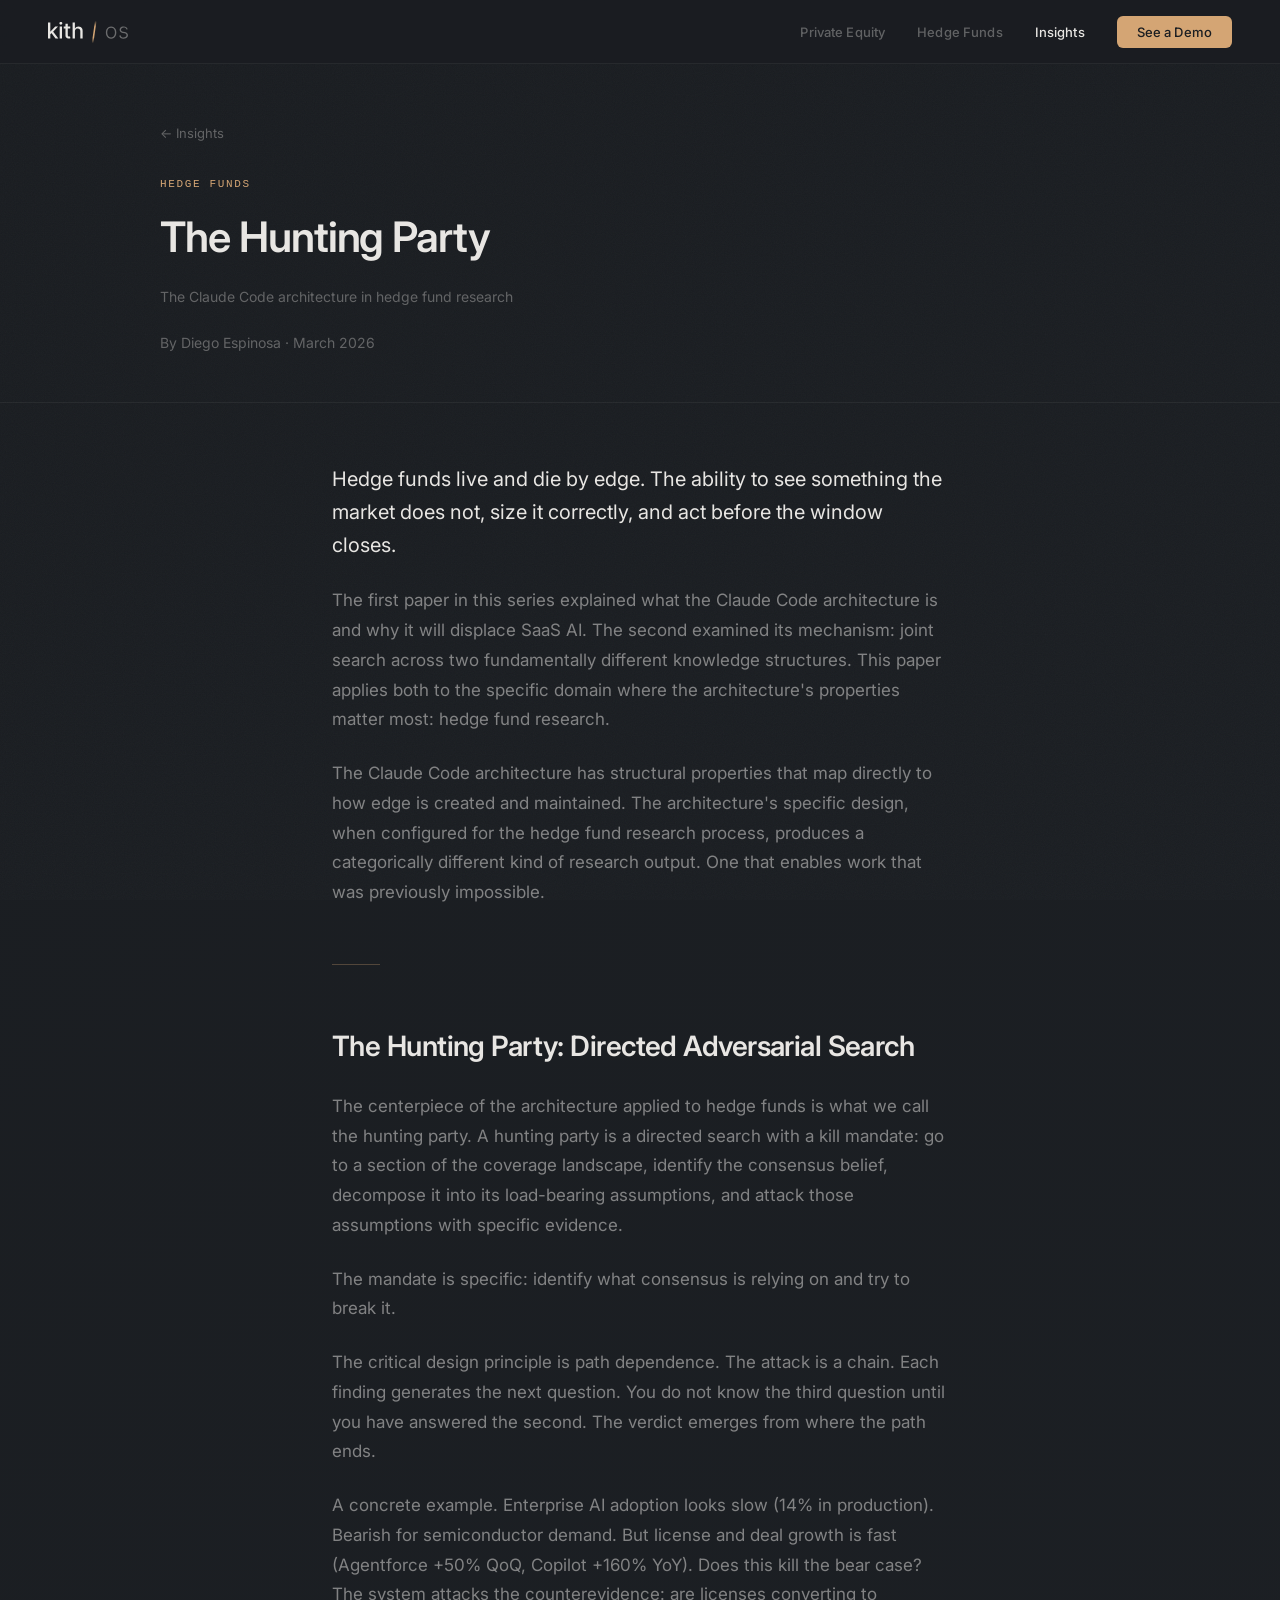
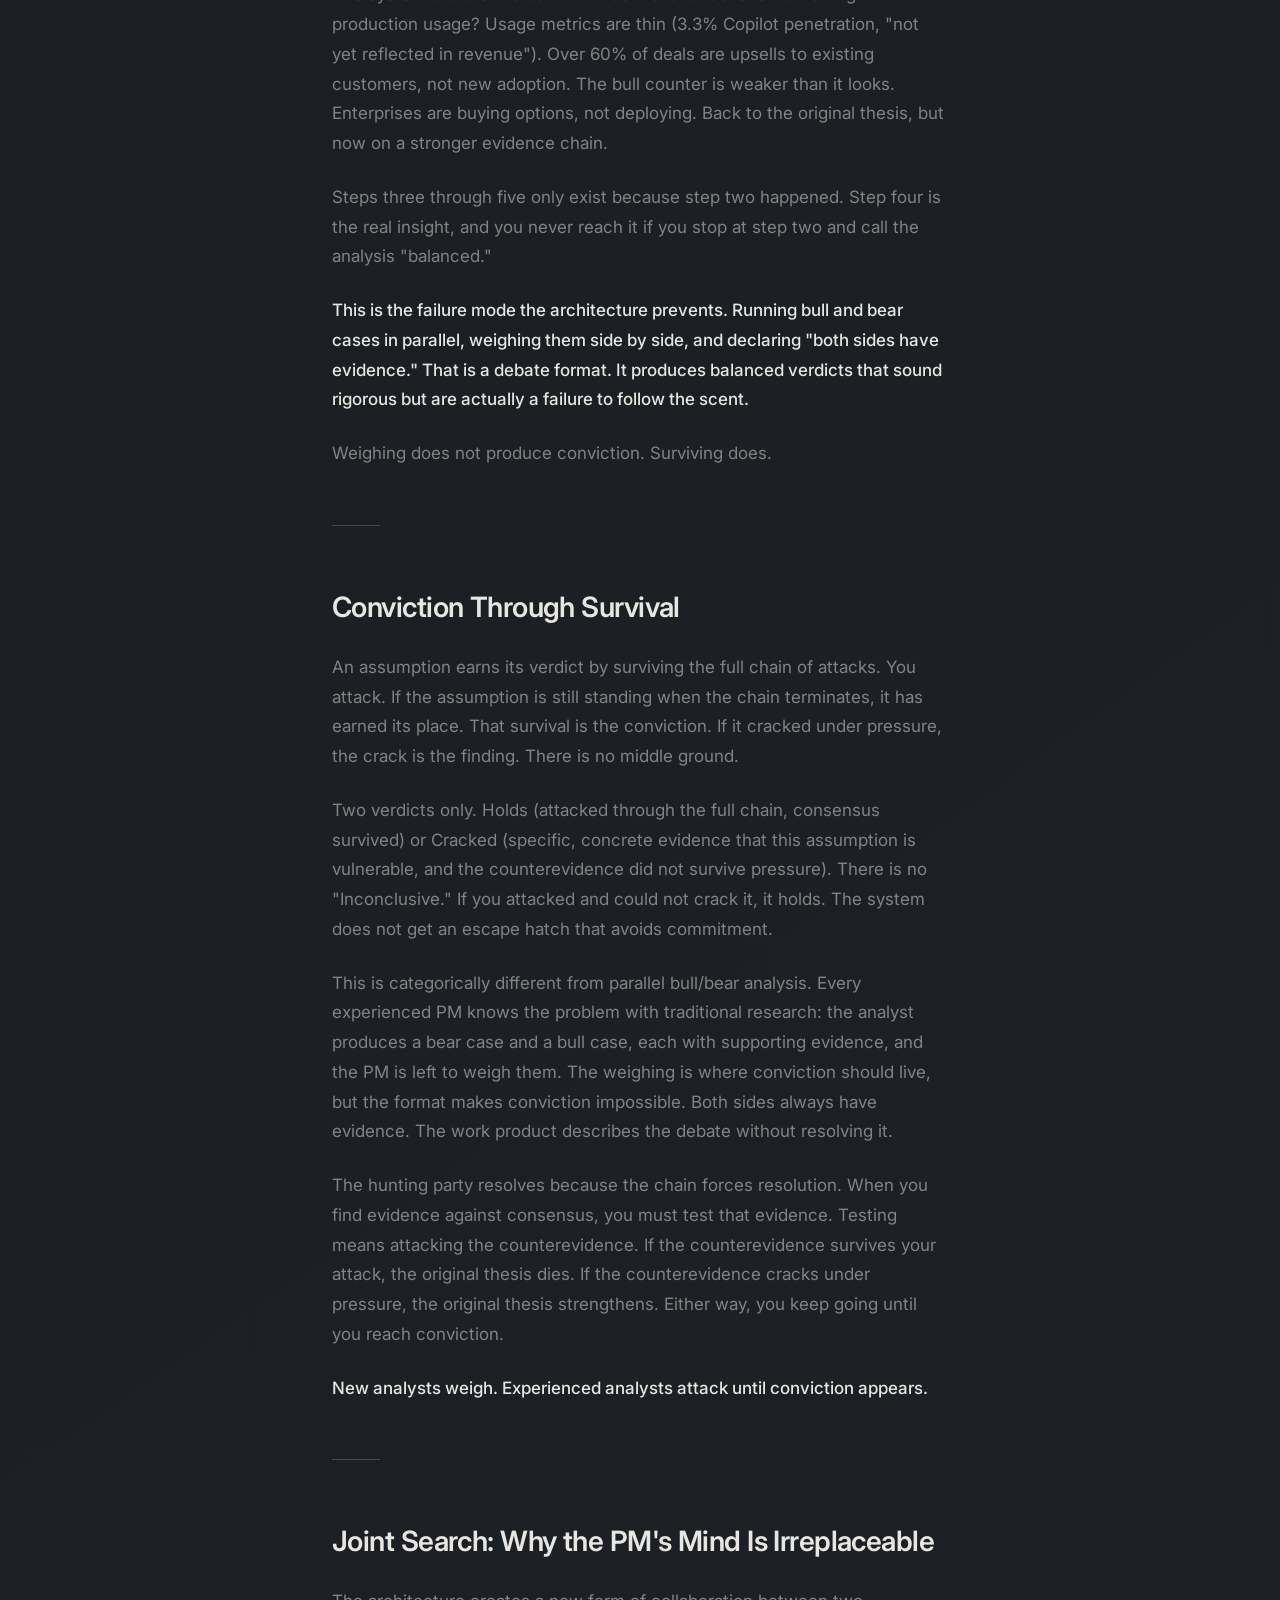
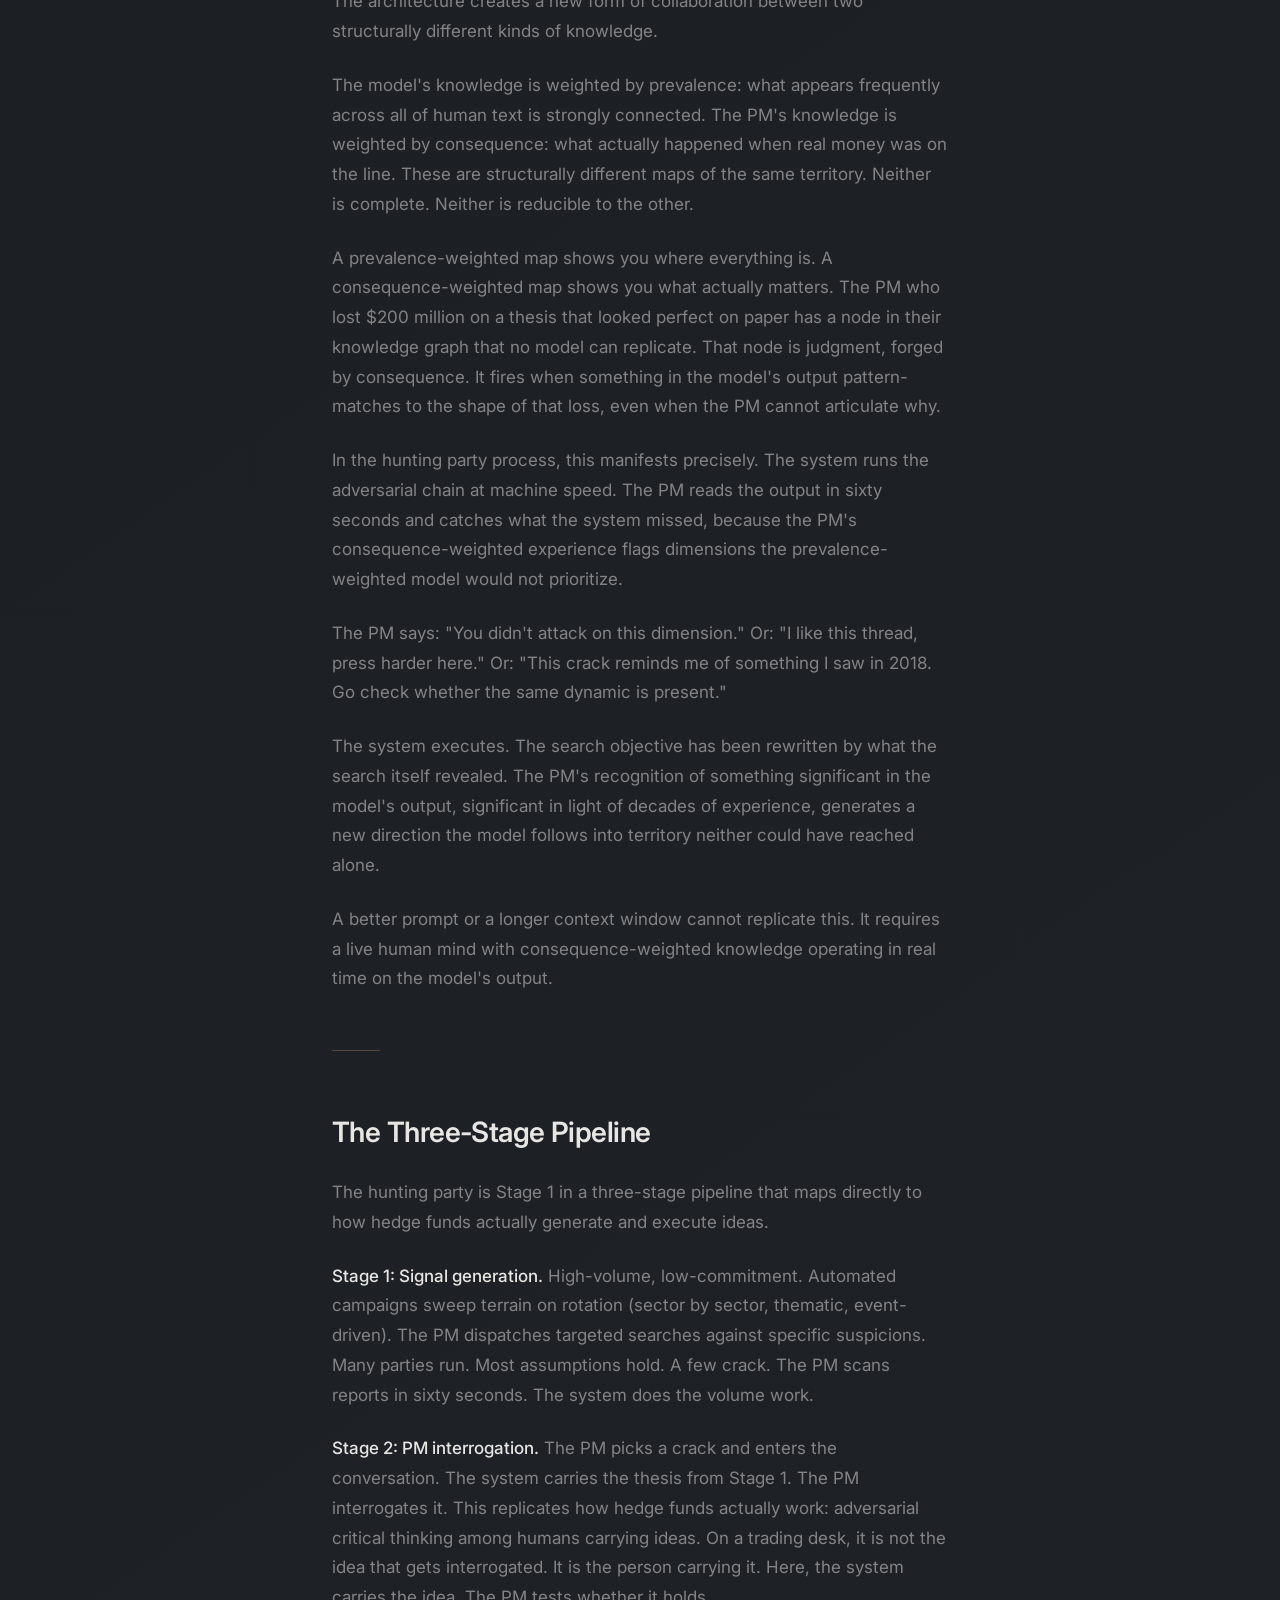
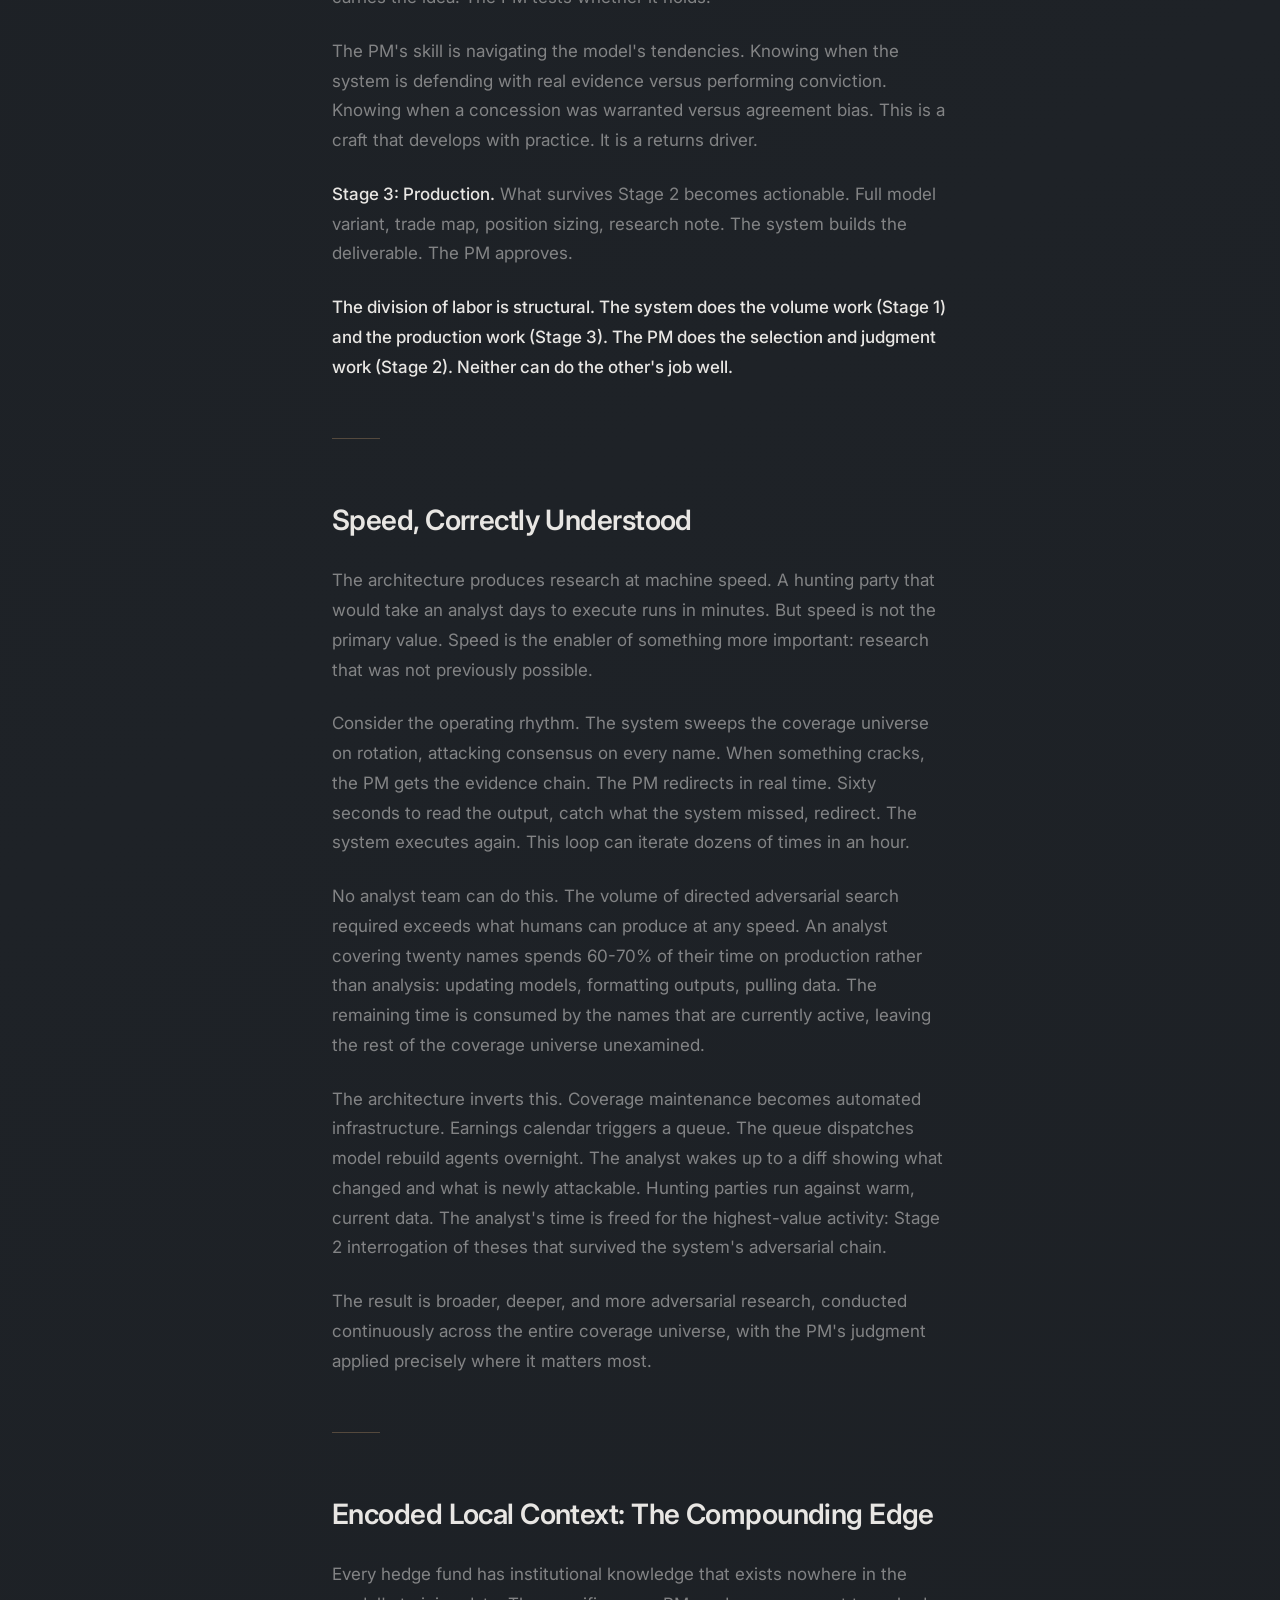
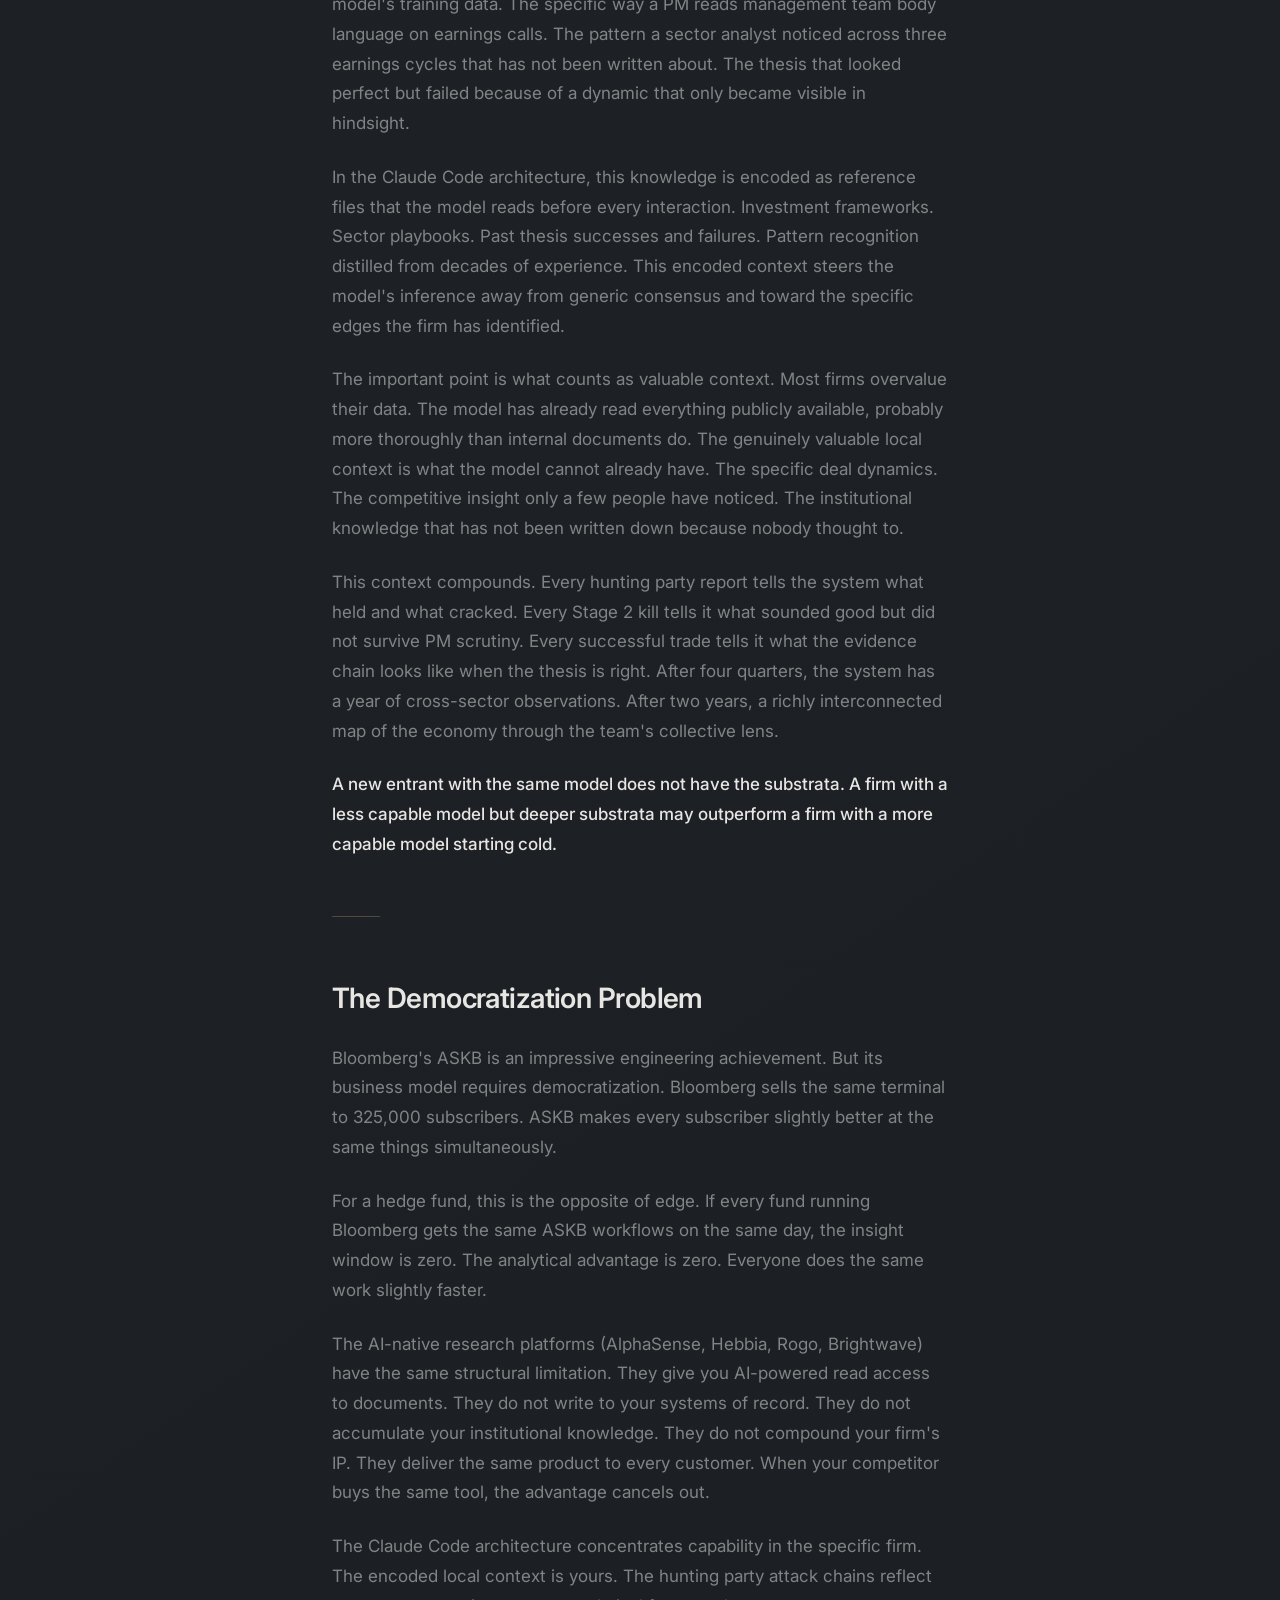
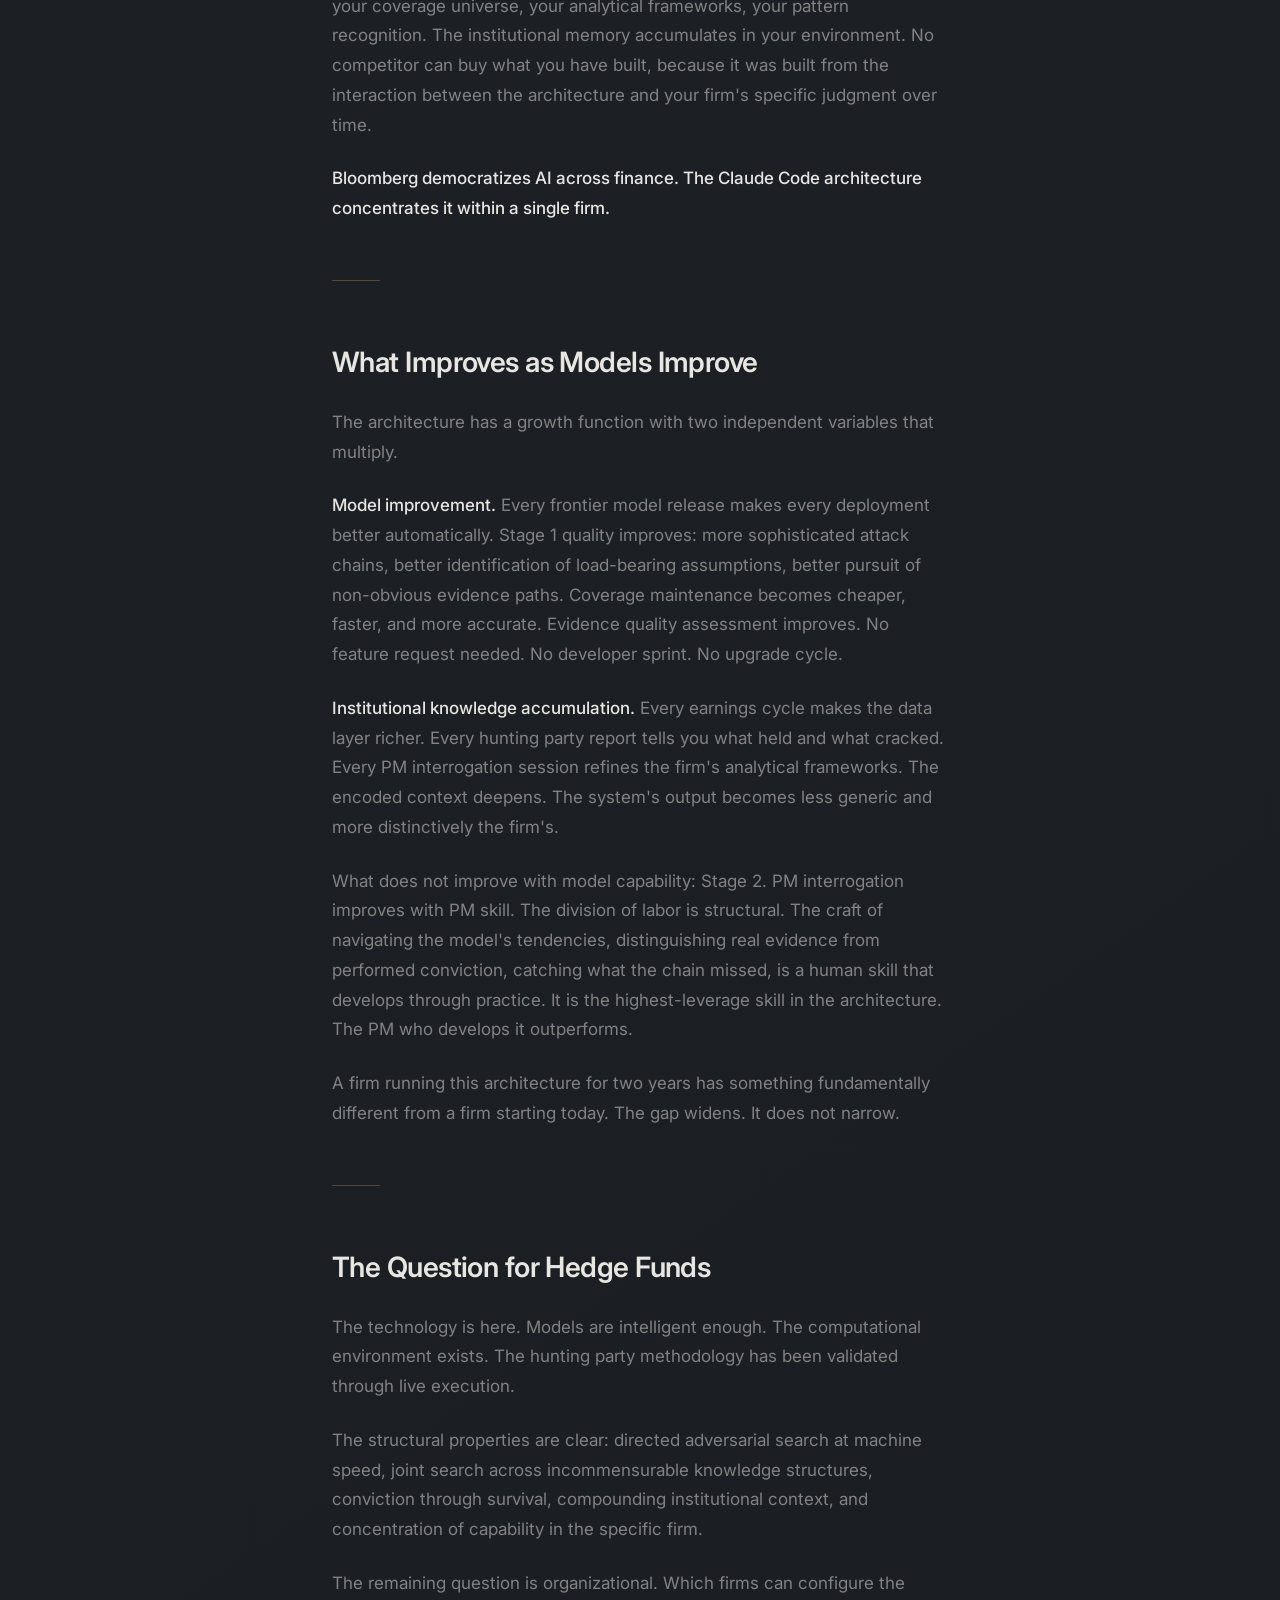
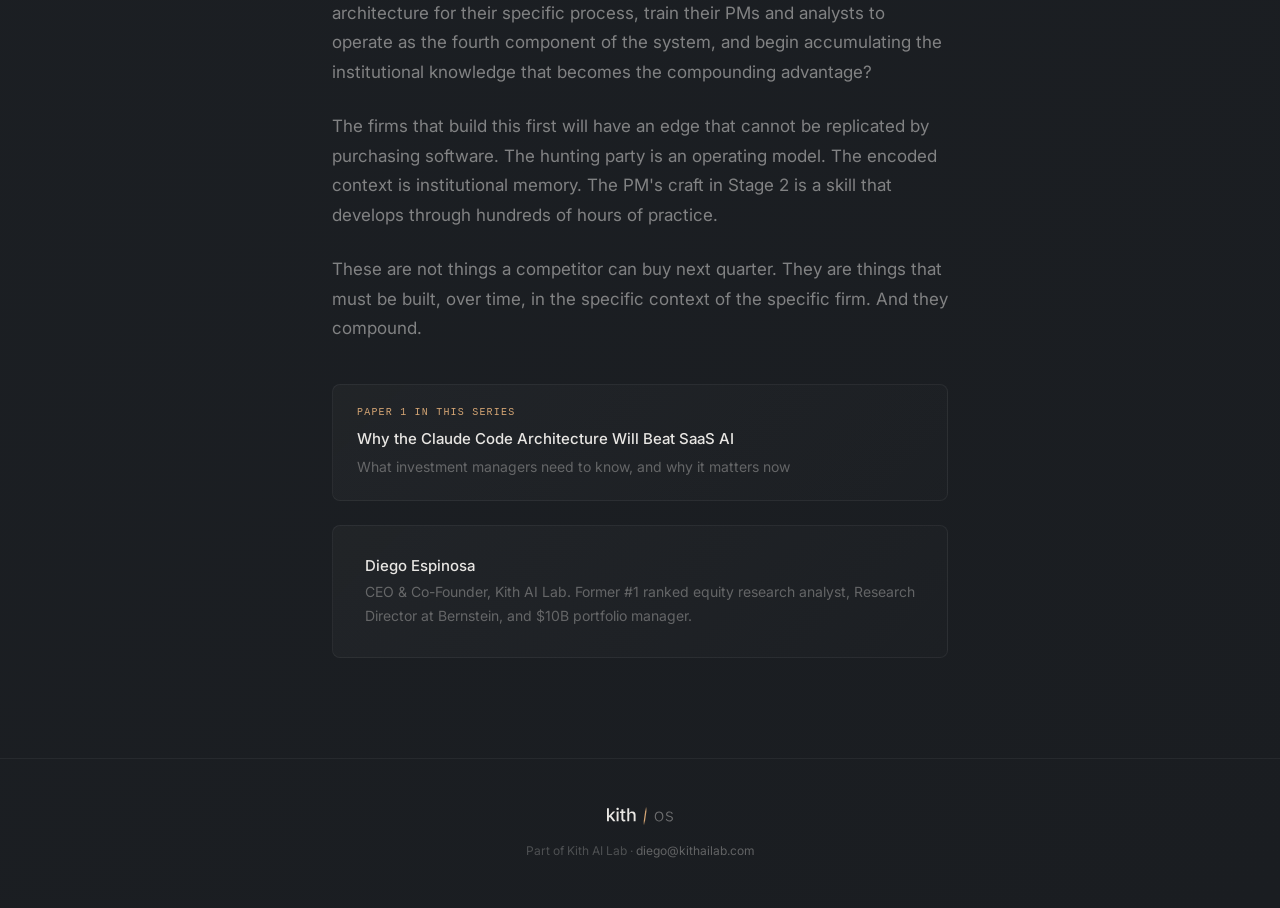
<file: insights-hf.html>
<!DOCTYPE html>
<html lang="en">
<head>
  <meta charset="UTF-8">
  <meta name="viewport" content="width=device-width, initial-scale=1.0">
  <title>The Hunting Party — Kith OS</title>
  <link rel="stylesheet" href="styles.css">
  <link rel="preconnect" href="https://fonts.googleapis.com">
  <link rel="preconnect" href="https://fonts.gstatic.com" crossorigin>
  <link href="https://fonts.googleapis.com/css2?family=Inter:wght@400;500;600&display=swap" rel="stylesheet">
  <style>
    /* Article layout */
    .article-header {
      padding: 120px 32px 48px;
      border-bottom: 1px solid var(--color-border);
    }

    .article-header-inner {
      max-width: 960px;
      margin: 0 auto;
    }

    .back-link {
      display: inline-flex;
      align-items: center;
      gap: 6px;
      font-size: 13px;
      color: var(--color-text-tertiary);
      text-decoration: none;
      transition: color 0.2s ease;
      margin-bottom: 32px;
    }

    .back-link:hover {
      color: var(--color-amber);
    }

    .article-tag {
      font-family: var(--font-mono);
      font-size: 11px;
      font-weight: 500;
      letter-spacing: 0.15em;
      text-transform: uppercase;
      color: var(--color-amber);
      margin-bottom: 20px;
    }

    .article-header h1 {
      font-size: clamp(30px, 4.5vw, 42px);
      font-weight: 600;
      color: var(--color-text-primary);
      letter-spacing: -0.025em;
      line-height: 1.15;
      max-width: 720px;
    }

    .article-meta {
      margin-top: 24px;
      font-size: 14px;
      color: var(--color-text-tertiary);
    }

    .article-meta a {
      color: var(--color-text-secondary);
      transition: color 0.2s ease;
    }

    .article-meta a:hover {
      color: var(--color-amber);
    }

    /* Article body */
    .article-body {
      max-width: 680px;
      margin: 0 auto;
      padding: 60px 32px 100px;
    }

    .article-body p {
      font-size: 17px;
      line-height: 1.75;
      color: var(--color-text-secondary);
      margin-bottom: 24px;
    }

    .article-body p.lead {
      font-size: 20px;
      line-height: 1.65;
      color: var(--color-text-primary);
      font-weight: 400;
    }

    .article-body p.standout {
      color: var(--color-text-primary);
      font-weight: 500;
    }

    .article-body h2 {
      font-size: 28px;
      font-weight: 600;
      letter-spacing: -0.02em;
      margin-top: 64px;
      margin-bottom: 28px;
      line-height: 1.25;
      color: var(--color-text-primary);
    }

    .article-body h2:first-child {
      margin-top: 0;
    }

    .article-body strong {
      color: var(--color-text-primary);
      font-weight: 500;
    }

    .article-body em {
      font-style: italic;
    }

    .article-divider {
      width: 48px;
      height: 1px;
      background: var(--color-amber);
      opacity: 0.3;
      margin: 56px 0;
    }

    /* Series nav */
    .series-link {
      display: block;
      background: linear-gradient(135deg, rgba(232, 230, 227, 0.03) 0%, rgba(232, 230, 227, 0.01) 100%);
      border: 1px solid var(--color-border);
      border-radius: 8px;
      padding: 20px 24px;
      margin-top: 40px;
      text-decoration: none;
      transition: all 0.3s ease;
    }

    .series-link:hover {
      border-color: var(--color-border-hover);
      background: linear-gradient(135deg, rgba(232, 230, 227, 0.06) 0%, rgba(212, 165, 116, 0.06) 100%);
    }

    .series-link .series-label {
      font-family: var(--font-mono);
      font-size: 10px;
      font-weight: 500;
      letter-spacing: 0.12em;
      text-transform: uppercase;
      color: var(--color-amber);
      margin-bottom: 6px;
    }

    .series-link h4 {
      font-size: 15px;
      font-weight: 500;
      color: var(--color-text-primary);
      margin-bottom: 4px;
    }

    .series-link p {
      font-size: 14px !important;
      color: var(--color-text-tertiary) !important;
      margin-bottom: 0 !important;
    }

    /* Author card */
    .author-card {
      display: flex;
      align-items: center;
      gap: 20px;
      padding: 28px 32px;
      background: linear-gradient(135deg, rgba(232, 230, 227, 0.03) 0%, rgba(232, 230, 227, 0.01) 100%);
      border: 1px solid var(--color-border);
      border-radius: 8px;
      margin-top: 24px;
    }

    .author-card h4 {
      font-size: 15px;
      font-weight: 500;
      color: var(--color-text-primary);
      margin-bottom: 2px;
    }

    .author-card p {
      font-size: 14px !important;
      color: var(--color-text-tertiary) !important;
      margin-bottom: 0 !important;
    }

    @media (max-width: 768px) {
      .article-header {
        padding: 100px 24px 36px;
      }

      .article-body {
        padding: 48px 24px 80px;
      }

      .article-body h2 {
        font-size: 24px;
      }

      .author-card {
        flex-direction: column;
        text-align: center;
      }
    }
  </style>
</head>
<body>

  <!-- Nav -->
  <nav class="nav">
    <a href="index.html">
      <img src="kith-os-wordmark.svg" alt="kith / os" class="nav-wordmark">
    </a>
    <ul class="nav-links">
      <li><a href="pe.html">Private Equity</a></li>
      <li><a href="hf.html">Hedge Funds</a></li>
      <li><a href="insights.html" class="active">Insights</a></li>
      <li><a href="mailto:diego@kithailab.com" class="nav-cta">See a Demo</a></li>
    </ul>
    <button class="nav-toggle" onclick="document.querySelector('.nav-links').classList.toggle('open')" aria-label="Menu">
      <span></span><span></span><span></span>
    </button>
  </nav>

  <!-- Article Header -->
  <div class="article-header">
    <div class="article-header-inner">
      <a href="insights.html" class="back-link">&larr; Insights</a>
      <p class="article-tag">Hedge Funds</p>
      <h1>The Hunting Party</h1>
      <p class="article-meta">The Claude Code architecture in hedge fund research</p>
      <p class="article-meta">By Diego Espinosa &middot; March 2026</p>
    </div>
  </div>

  <!-- Article Body -->
  <div class="article-body">

    <p class="lead">Hedge funds live and die by edge. The ability to see something the market does not, size it correctly, and act before the window closes.</p>

    <p>The first paper in this series explained what the Claude Code architecture is and why it will displace SaaS AI. The second examined its mechanism: joint search across two fundamentally different knowledge structures. This paper applies both to the specific domain where the architecture's properties matter most: hedge fund research.</p>

    <p>The Claude Code architecture has structural properties that map directly to how edge is created and maintained. The architecture's specific design, when configured for the hedge fund research process, produces a categorically different kind of research output. One that enables work that was previously impossible.</p>

    <div class="article-divider"></div>

    <h2>The Hunting Party: Directed Adversarial Search</h2>

    <p>The centerpiece of the architecture applied to hedge funds is what we call the hunting party. A hunting party is a directed search with a kill mandate: go to a section of the coverage landscape, identify the consensus belief, decompose it into its load-bearing assumptions, and attack those assumptions with specific evidence.</p>

    <p>The mandate is specific: identify what consensus is relying on and try to break it.</p>

    <p>The critical design principle is path dependence. The attack is a chain. Each finding generates the next question. You do not know the third question until you have answered the second. The verdict emerges from where the path ends.</p>

    <p>A concrete example. Enterprise AI adoption looks slow (14% in production). Bearish for semiconductor demand. But license and deal growth is fast (Agentforce +50% QoQ, Copilot +160% YoY). Does this kill the bear case? The system attacks the counterevidence: are licenses converting to production usage? Usage metrics are thin (3.3% Copilot penetration, "not yet reflected in revenue"). Over 60% of deals are upsells to existing customers, not new adoption. The bull counter is weaker than it looks. Enterprises are buying options, not deploying. Back to the original thesis, but now on a stronger evidence chain.</p>

    <p>Steps three through five only exist because step two happened. Step four is the real insight, and you never reach it if you stop at step two and call the analysis "balanced."</p>

    <p class="standout">This is the failure mode the architecture prevents. Running bull and bear cases in parallel, weighing them side by side, and declaring "both sides have evidence." That is a debate format. It produces balanced verdicts that sound rigorous but are actually a failure to follow the scent.</p>

    <p>Weighing does not produce conviction. Surviving does.</p>

    <div class="article-divider"></div>

    <h2>Conviction Through Survival</h2>

    <p>An assumption earns its verdict by surviving the full chain of attacks. You attack. If the assumption is still standing when the chain terminates, it has earned its place. That survival is the conviction. If it cracked under pressure, the crack is the finding. There is no middle ground.</p>

    <p>Two verdicts only. Holds (attacked through the full chain, consensus survived) or Cracked (specific, concrete evidence that this assumption is vulnerable, and the counterevidence did not survive pressure). There is no "Inconclusive." If you attacked and could not crack it, it holds. The system does not get an escape hatch that avoids commitment.</p>

    <p>This is categorically different from parallel bull/bear analysis. Every experienced PM knows the problem with traditional research: the analyst produces a bear case and a bull case, each with supporting evidence, and the PM is left to weigh them. The weighing is where conviction should live, but the format makes conviction impossible. Both sides always have evidence. The work product describes the debate without resolving it.</p>

    <p>The hunting party resolves because the chain forces resolution. When you find evidence against consensus, you must test that evidence. Testing means attacking the counterevidence. If the counterevidence survives your attack, the original thesis dies. If the counterevidence cracks under pressure, the original thesis strengthens. Either way, you keep going until you reach conviction.</p>

    <p class="standout">New analysts weigh. Experienced analysts attack until conviction appears.</p>

    <div class="article-divider"></div>

    <h2>Joint Search: Why the PM's Mind Is Irreplaceable</h2>

    <p>The architecture creates a new form of collaboration between two structurally different kinds of knowledge.</p>

    <p>The model's knowledge is weighted by prevalence: what appears frequently across all of human text is strongly connected. The PM's knowledge is weighted by consequence: what actually happened when real money was on the line. These are structurally different maps of the same territory. Neither is complete. Neither is reducible to the other.</p>

    <p>A prevalence-weighted map shows you where everything is. A consequence-weighted map shows you what actually matters. The PM who lost $200 million on a thesis that looked perfect on paper has a node in their knowledge graph that no model can replicate. That node is judgment, forged by consequence. It fires when something in the model's output pattern-matches to the shape of that loss, even when the PM cannot articulate why.</p>

    <p>In the hunting party process, this manifests precisely. The system runs the adversarial chain at machine speed. The PM reads the output in sixty seconds and catches what the system missed, because the PM's consequence-weighted experience flags dimensions the prevalence-weighted model would not prioritize.</p>

    <p>The PM says: "You didn't attack on this dimension." Or: "I like this thread, press harder here." Or: "This crack reminds me of something I saw in 2018. Go check whether the same dynamic is present."</p>

    <p>The system executes. The search objective has been rewritten by what the search itself revealed. The PM's recognition of something significant in the model's output, significant in light of decades of experience, generates a new direction the model follows into territory neither could have reached alone.</p>

    <p>A better prompt or a longer context window cannot replicate this. It requires a live human mind with consequence-weighted knowledge operating in real time on the model's output.</p>

    <div class="article-divider"></div>

    <h2>The Three-Stage Pipeline</h2>

    <p>The hunting party is Stage 1 in a three-stage pipeline that maps directly to how hedge funds actually generate and execute ideas.</p>

    <p><strong>Stage 1: Signal generation.</strong> High-volume, low-commitment. Automated campaigns sweep terrain on rotation (sector by sector, thematic, event-driven). The PM dispatches targeted searches against specific suspicions. Many parties run. Most assumptions hold. A few crack. The PM scans reports in sixty seconds. The system does the volume work.</p>

    <p><strong>Stage 2: PM interrogation.</strong> The PM picks a crack and enters the conversation. The system carries the thesis from Stage 1. The PM interrogates it. This replicates how hedge funds actually work: adversarial critical thinking among humans carrying ideas. On a trading desk, it is not the idea that gets interrogated. It is the person carrying it. Here, the system carries the idea. The PM tests whether it holds.</p>

    <p>The PM's skill is navigating the model's tendencies. Knowing when the system is defending with real evidence versus performing conviction. Knowing when a concession was warranted versus agreement bias. This is a craft that develops with practice. It is a returns driver.</p>

    <p><strong>Stage 3: Production.</strong> What survives Stage 2 becomes actionable. Full model variant, trade map, position sizing, research note. The system builds the deliverable. The PM approves.</p>

    <p class="standout">The division of labor is structural. The system does the volume work (Stage 1) and the production work (Stage 3). The PM does the selection and judgment work (Stage 2). Neither can do the other's job well.</p>

    <div class="article-divider"></div>

    <h2>Speed, Correctly Understood</h2>

    <p>The architecture produces research at machine speed. A hunting party that would take an analyst days to execute runs in minutes. But speed is not the primary value. Speed is the enabler of something more important: research that was not previously possible.</p>

    <p>Consider the operating rhythm. The system sweeps the coverage universe on rotation, attacking consensus on every name. When something cracks, the PM gets the evidence chain. The PM redirects in real time. Sixty seconds to read the output, catch what the system missed, redirect. The system executes again. This loop can iterate dozens of times in an hour.</p>

    <p>No analyst team can do this. The volume of directed adversarial search required exceeds what humans can produce at any speed. An analyst covering twenty names spends 60-70% of their time on production rather than analysis: updating models, formatting outputs, pulling data. The remaining time is consumed by the names that are currently active, leaving the rest of the coverage universe unexamined.</p>

    <p>The architecture inverts this. Coverage maintenance becomes automated infrastructure. Earnings calendar triggers a queue. The queue dispatches model rebuild agents overnight. The analyst wakes up to a diff showing what changed and what is newly attackable. Hunting parties run against warm, current data. The analyst's time is freed for the highest-value activity: Stage 2 interrogation of theses that survived the system's adversarial chain.</p>

    <p>The result is broader, deeper, and more adversarial research, conducted continuously across the entire coverage universe, with the PM's judgment applied precisely where it matters most.</p>

    <div class="article-divider"></div>

    <h2>Encoded Local Context: The Compounding Edge</h2>

    <p>Every hedge fund has institutional knowledge that exists nowhere in the model's training data. The specific way a PM reads management team body language on earnings calls. The pattern a sector analyst noticed across three earnings cycles that has not been written about. The thesis that looked perfect but failed because of a dynamic that only became visible in hindsight.</p>

    <p>In the Claude Code architecture, this knowledge is encoded as reference files that the model reads before every interaction. Investment frameworks. Sector playbooks. Past thesis successes and failures. Pattern recognition distilled from decades of experience. This encoded context steers the model's inference away from generic consensus and toward the specific edges the firm has identified.</p>

    <p>The important point is what counts as valuable context. Most firms overvalue their data. The model has already read everything publicly available, probably more thoroughly than internal documents do. The genuinely valuable local context is what the model cannot already have. The specific deal dynamics. The competitive insight only a few people have noticed. The institutional knowledge that has not been written down because nobody thought to.</p>

    <p>This context compounds. Every hunting party report tells the system what held and what cracked. Every Stage 2 kill tells it what sounded good but did not survive PM scrutiny. Every successful trade tells it what the evidence chain looks like when the thesis is right. After four quarters, the system has a year of cross-sector observations. After two years, a richly interconnected map of the economy through the team's collective lens.</p>

    <p class="standout">A new entrant with the same model does not have the substrata. A firm with a less capable model but deeper substrata may outperform a firm with a more capable model starting cold.</p>

    <div class="article-divider"></div>

    <h2>The Democratization Problem</h2>

    <p>Bloomberg's ASKB is an impressive engineering achievement. But its business model requires democratization. Bloomberg sells the same terminal to 325,000 subscribers. ASKB makes every subscriber slightly better at the same things simultaneously.</p>

    <p>For a hedge fund, this is the opposite of edge. If every fund running Bloomberg gets the same ASKB workflows on the same day, the insight window is zero. The analytical advantage is zero. Everyone does the same work slightly faster.</p>

    <p>The AI-native research platforms (AlphaSense, Hebbia, Rogo, Brightwave) have the same structural limitation. They give you AI-powered read access to documents. They do not write to your systems of record. They do not accumulate your institutional knowledge. They do not compound your firm's IP. They deliver the same product to every customer. When your competitor buys the same tool, the advantage cancels out.</p>

    <p>The Claude Code architecture concentrates capability in the specific firm. The encoded local context is yours. The hunting party attack chains reflect your coverage universe, your analytical frameworks, your pattern recognition. The institutional memory accumulates in your environment. No competitor can buy what you have built, because it was built from the interaction between the architecture and your firm's specific judgment over time.</p>

    <p class="standout">Bloomberg democratizes AI across finance. The Claude Code architecture concentrates it within a single firm.</p>

    <div class="article-divider"></div>

    <h2>What Improves as Models Improve</h2>

    <p>The architecture has a growth function with two independent variables that multiply.</p>

    <p><strong>Model improvement.</strong> Every frontier model release makes every deployment better automatically. Stage 1 quality improves: more sophisticated attack chains, better identification of load-bearing assumptions, better pursuit of non-obvious evidence paths. Coverage maintenance becomes cheaper, faster, and more accurate. Evidence quality assessment improves. No feature request needed. No developer sprint. No upgrade cycle.</p>

    <p><strong>Institutional knowledge accumulation.</strong> Every earnings cycle makes the data layer richer. Every hunting party report tells you what held and what cracked. Every PM interrogation session refines the firm's analytical frameworks. The encoded context deepens. The system's output becomes less generic and more distinctively the firm's.</p>

    <p>What does not improve with model capability: Stage 2. PM interrogation improves with PM skill. The division of labor is structural. The craft of navigating the model's tendencies, distinguishing real evidence from performed conviction, catching what the chain missed, is a human skill that develops through practice. It is the highest-leverage skill in the architecture. The PM who develops it outperforms.</p>

    <p>A firm running this architecture for two years has something fundamentally different from a firm starting today. The gap widens. It does not narrow.</p>

    <div class="article-divider"></div>

    <h2>The Question for Hedge Funds</h2>

    <p>The technology is here. Models are intelligent enough. The computational environment exists. The hunting party methodology has been validated through live execution.</p>

    <p>The structural properties are clear: directed adversarial search at machine speed, joint search across incommensurable knowledge structures, conviction through survival, compounding institutional context, and concentration of capability in the specific firm.</p>

    <p>The remaining question is organizational. Which firms can configure the architecture for their specific process, train their PMs and analysts to operate as the fourth component of the system, and begin accumulating the institutional knowledge that becomes the compounding advantage?</p>

    <p>The firms that build this first will have an edge that cannot be replicated by purchasing software. The hunting party is an operating model. The encoded context is institutional memory. The PM's craft in Stage 2 is a skill that develops through hundreds of hours of practice.</p>

    <p>These are not things a competitor can buy next quarter. They are things that must be built, over time, in the specific context of the specific firm. And they compound.</p>

    <!-- Series links -->
    <a href="insights-cc-architecture.html" class="series-link">
      <div class="series-label">Paper 1 in this series</div>
      <h4>Why the Claude Code Architecture Will Beat SaaS AI</h4>
      <p>What investment managers need to know, and why it matters now</p>
    </a>

    <!-- Author -->
    <div class="author-card">
      <div>
        <h4>Diego Espinosa</h4>
        <p>CEO & Co-Founder, Kith AI Lab. Former #1 ranked equity research analyst, Research Director at Bernstein, and $10B portfolio manager.</p>
      </div>
    </div>

  </div>

  <!-- Footer -->
  <footer class="footer">
    <img src="kith-os-wordmark.svg" alt="kith / os" class="footer-wordmark">
    <p>Part of Kith AI Lab &middot; <a href="mailto:diego@kithailab.com">diego@kithailab.com</a></p>
  </footer>

</body>
</html>
</file>
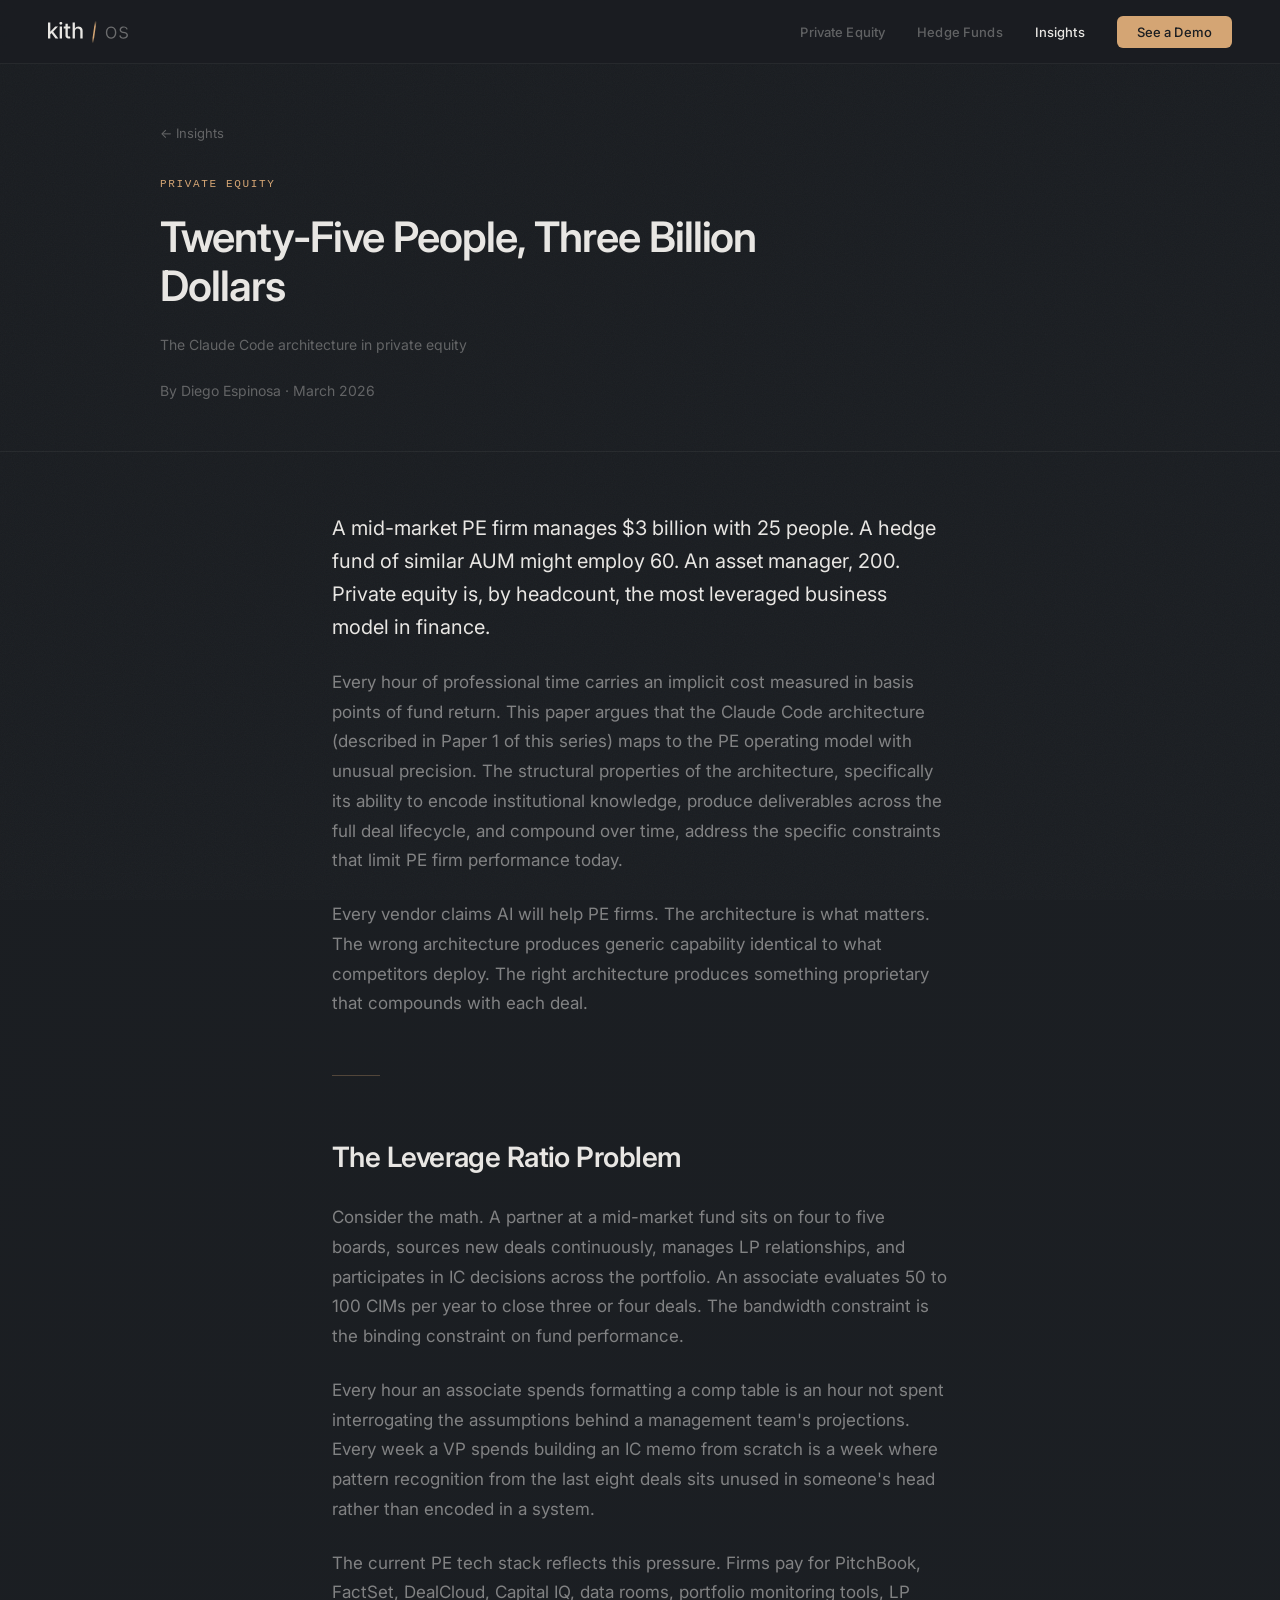
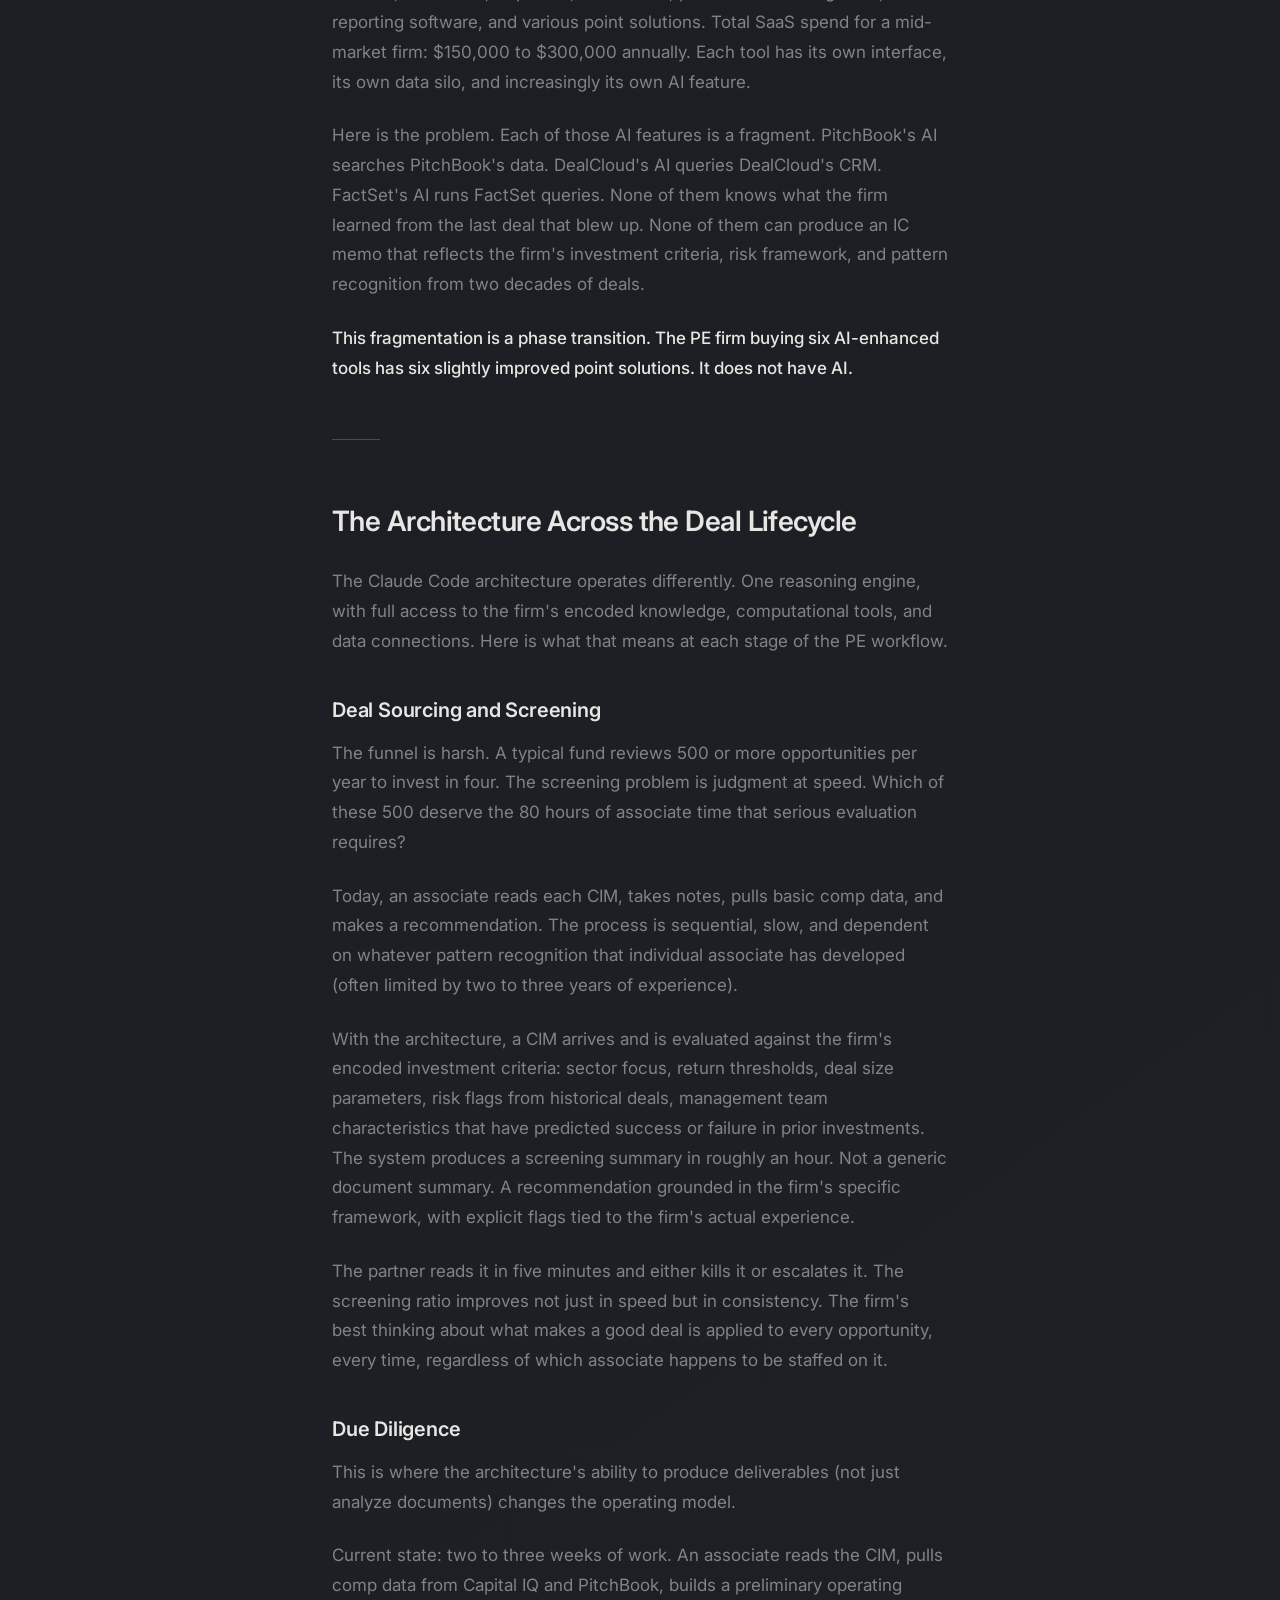
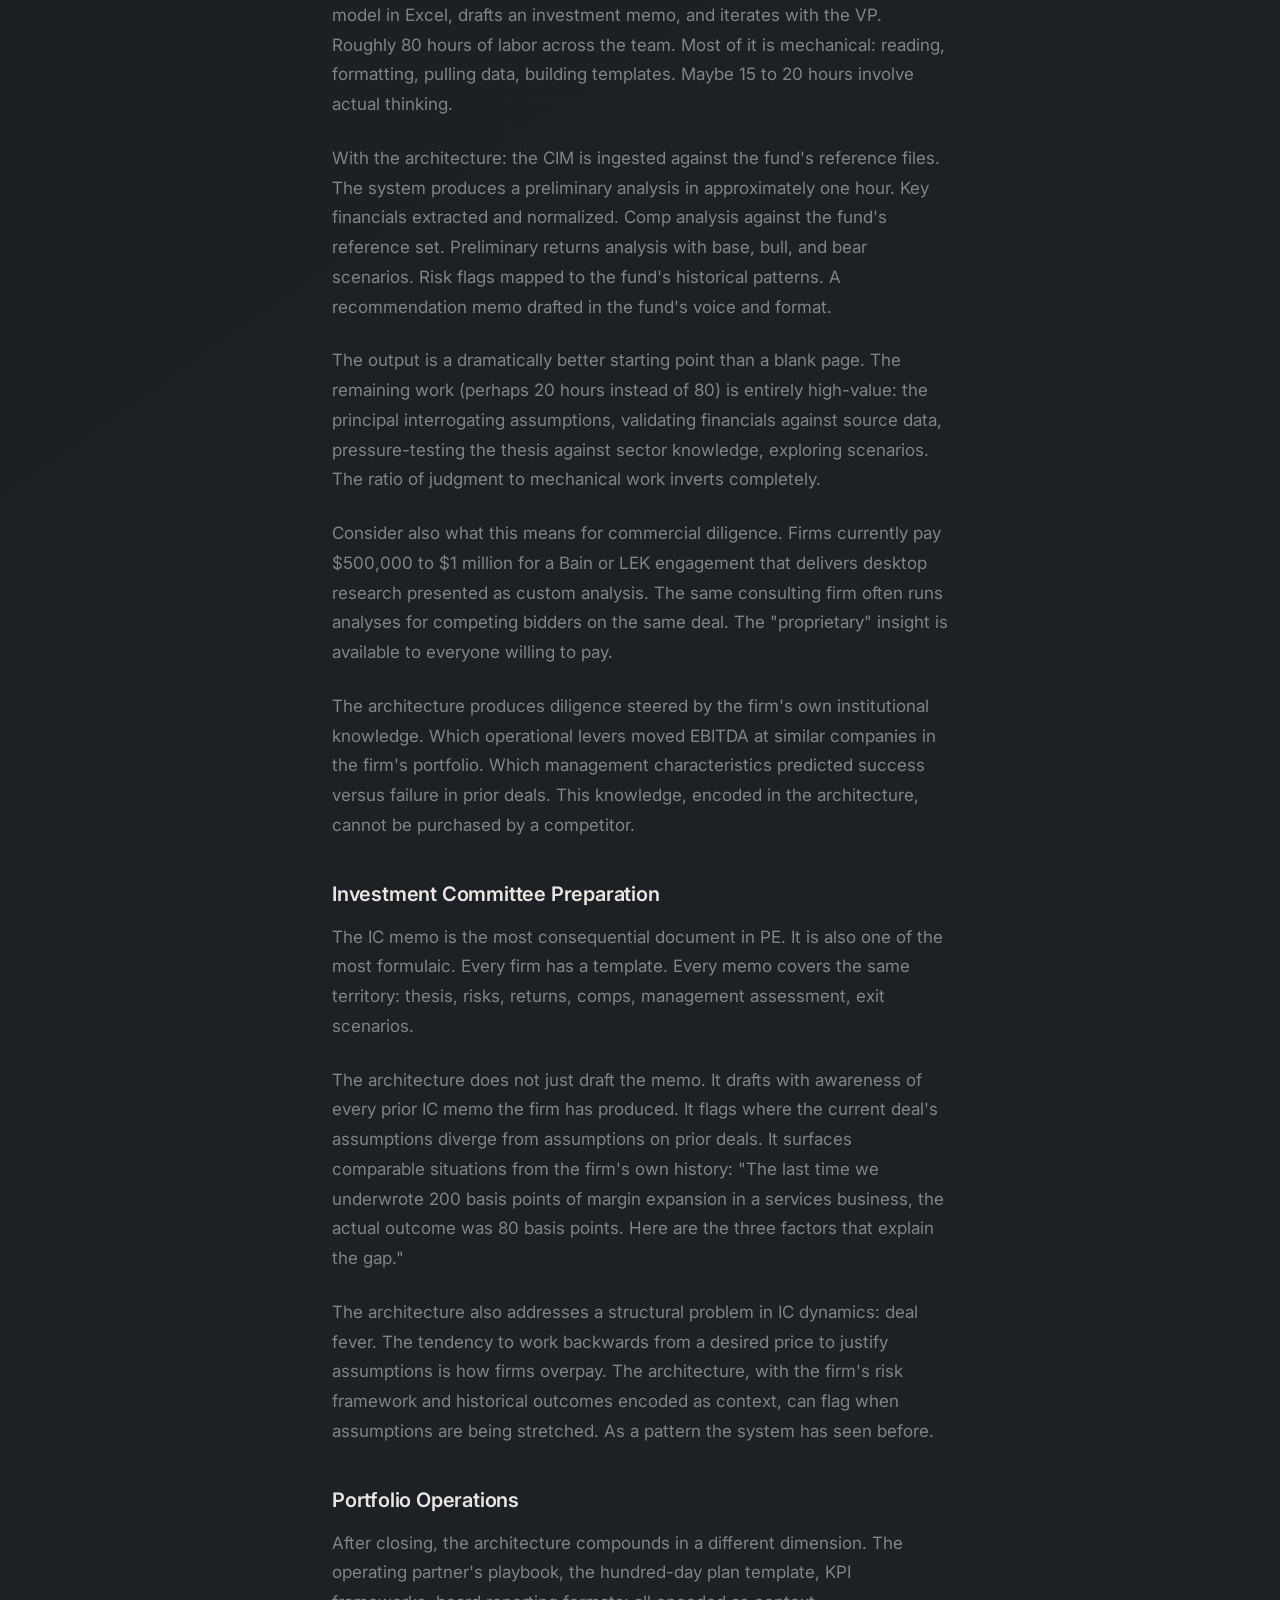
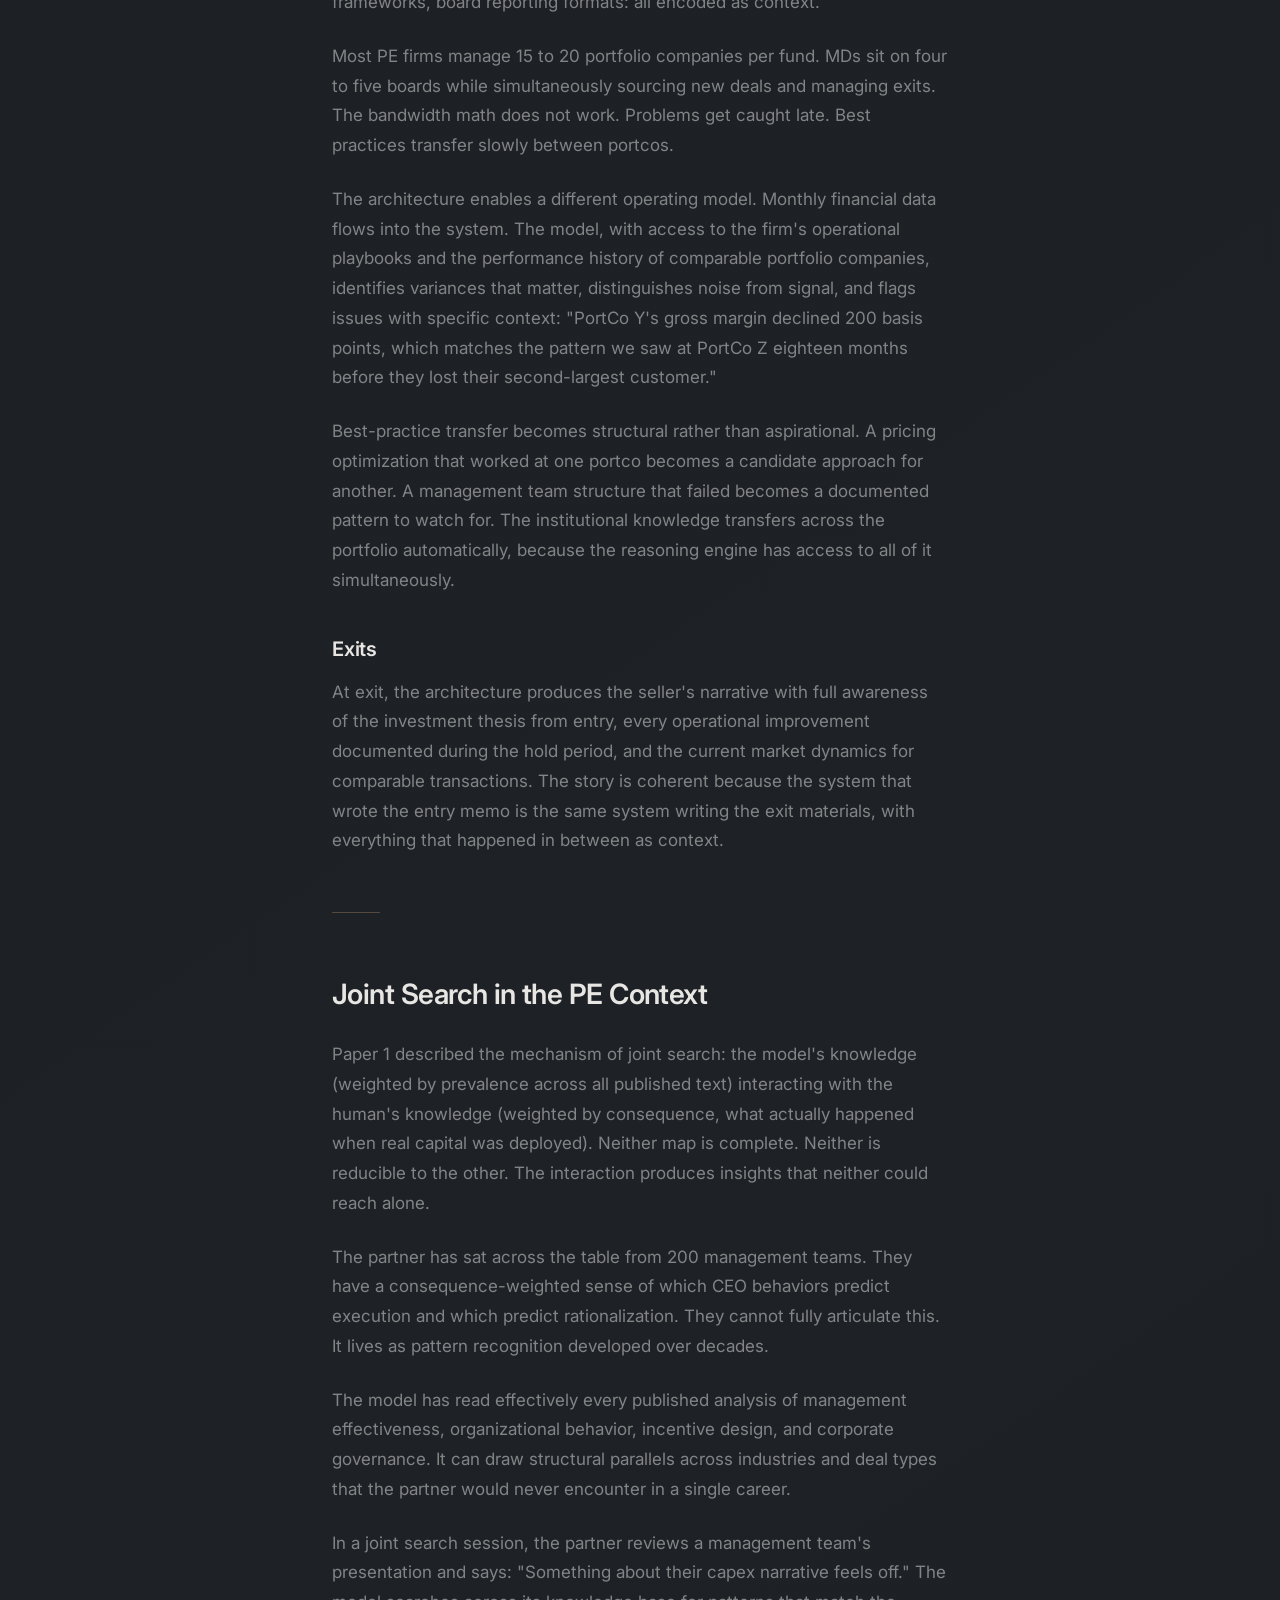
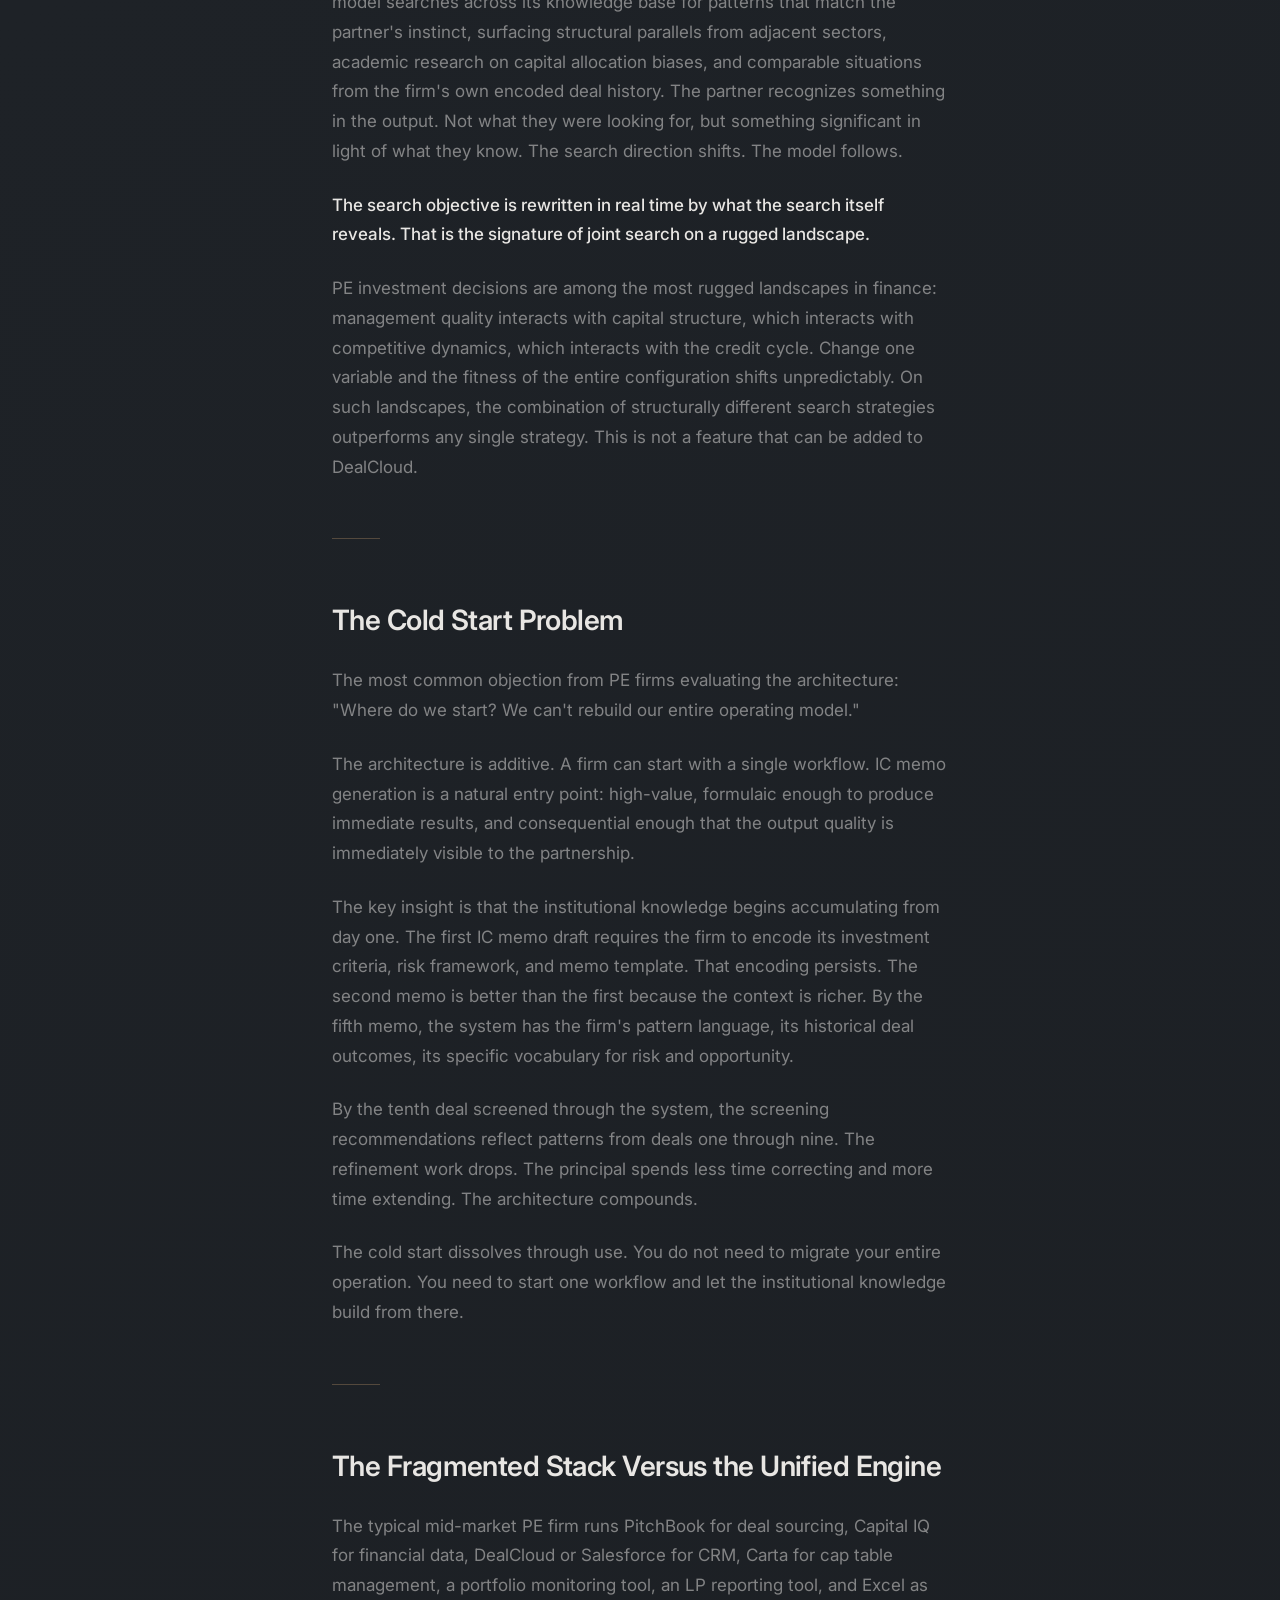
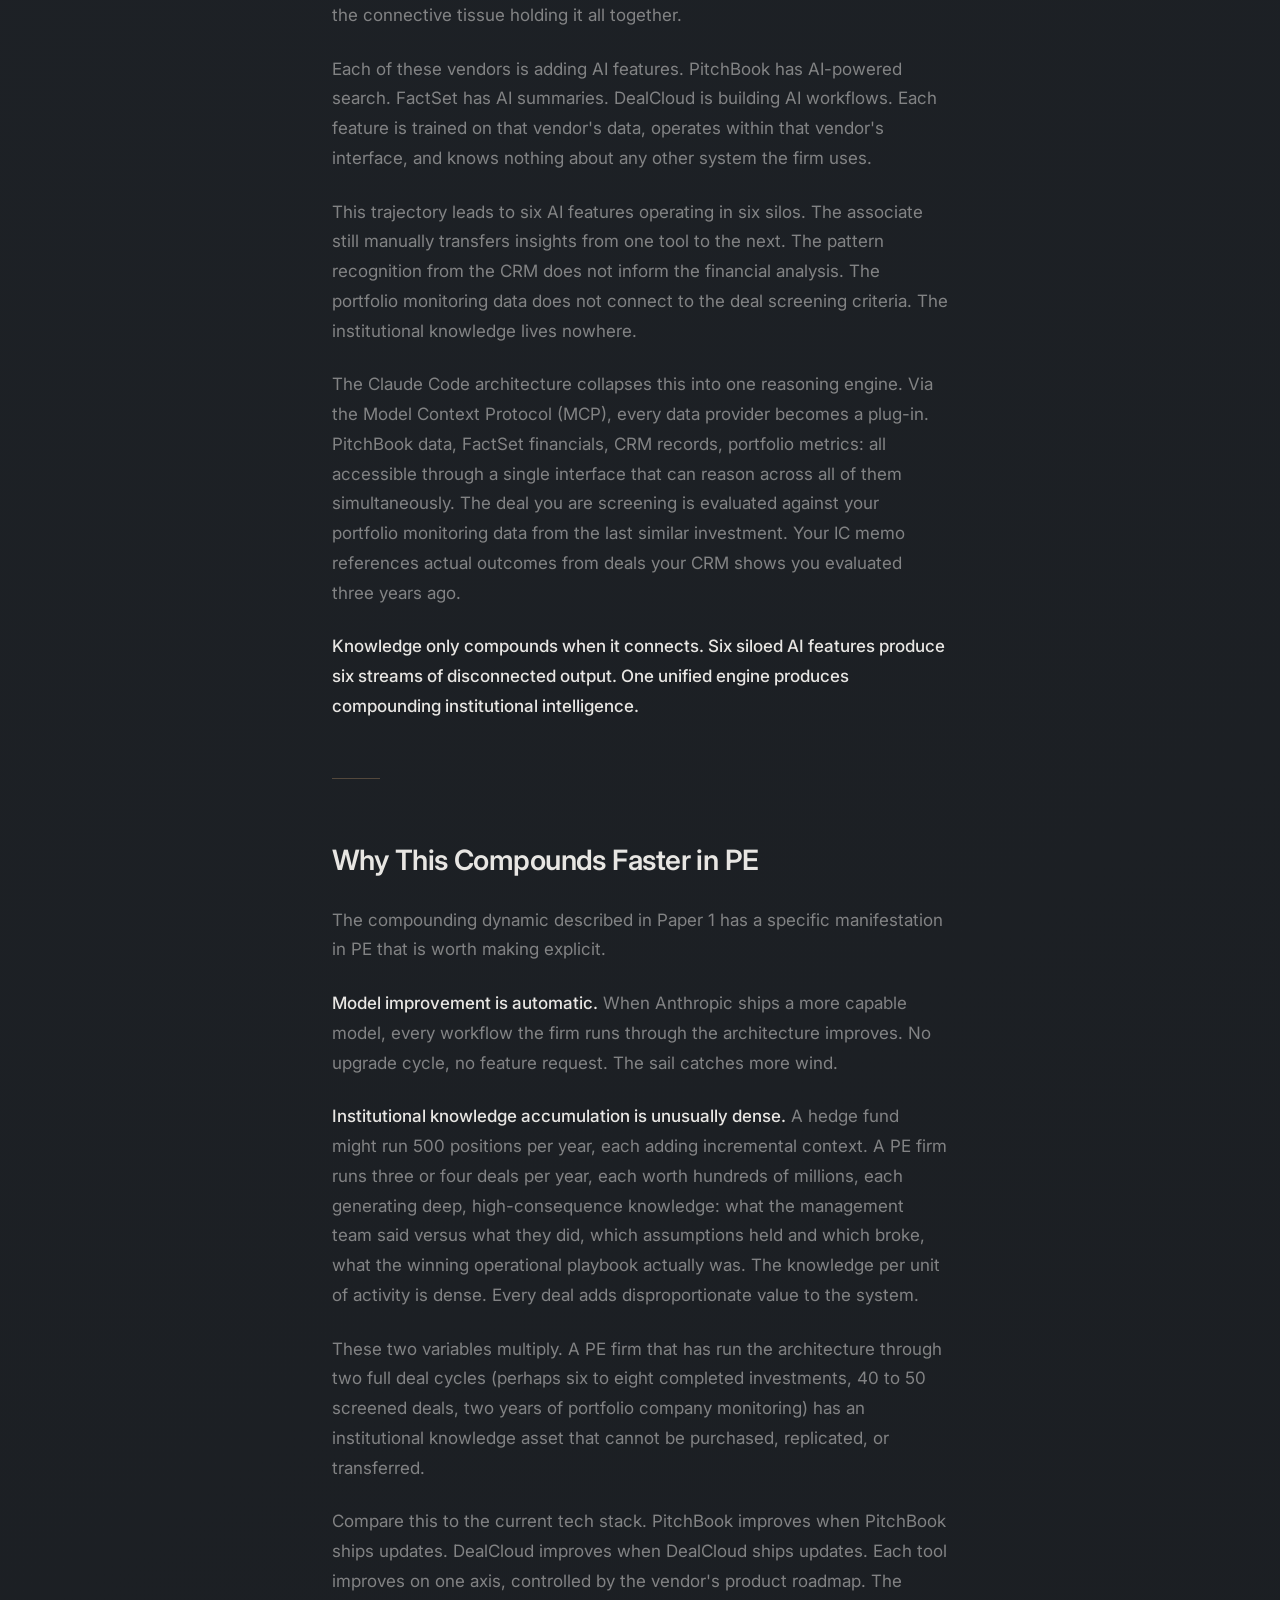
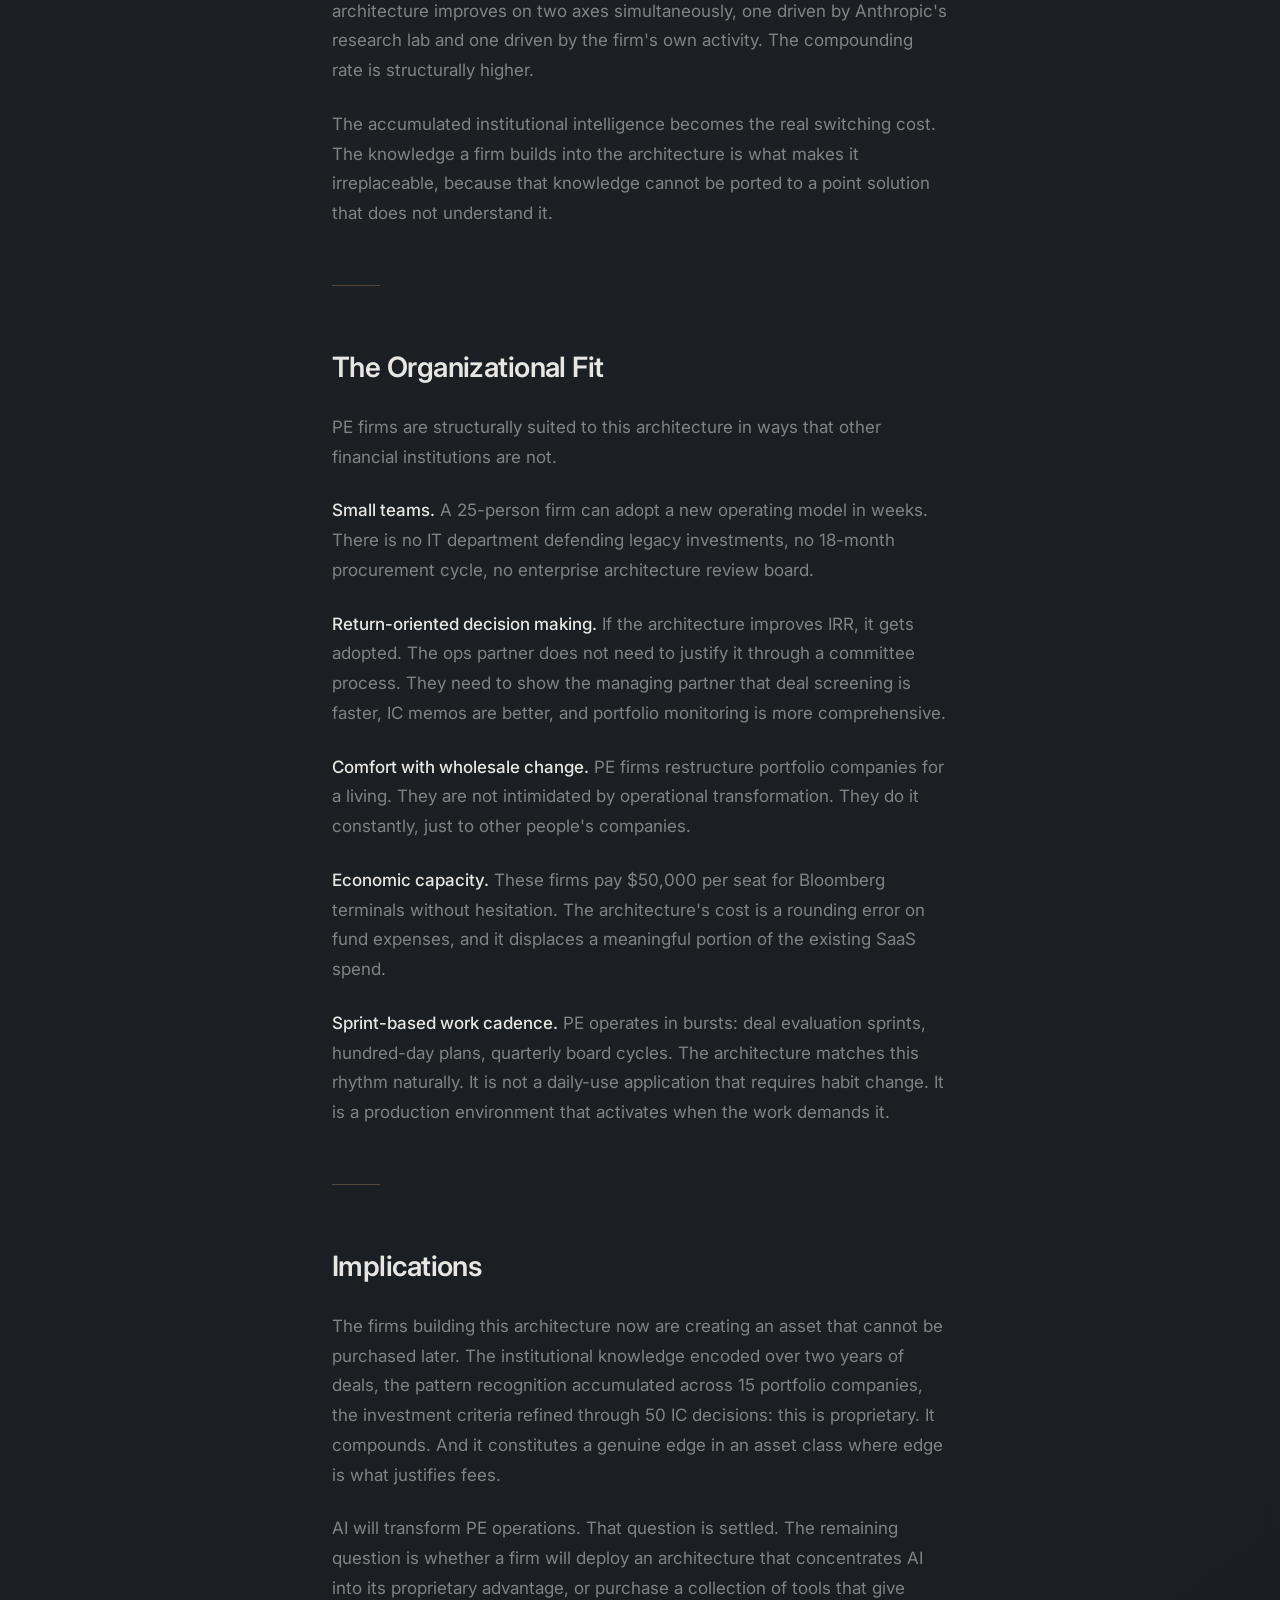
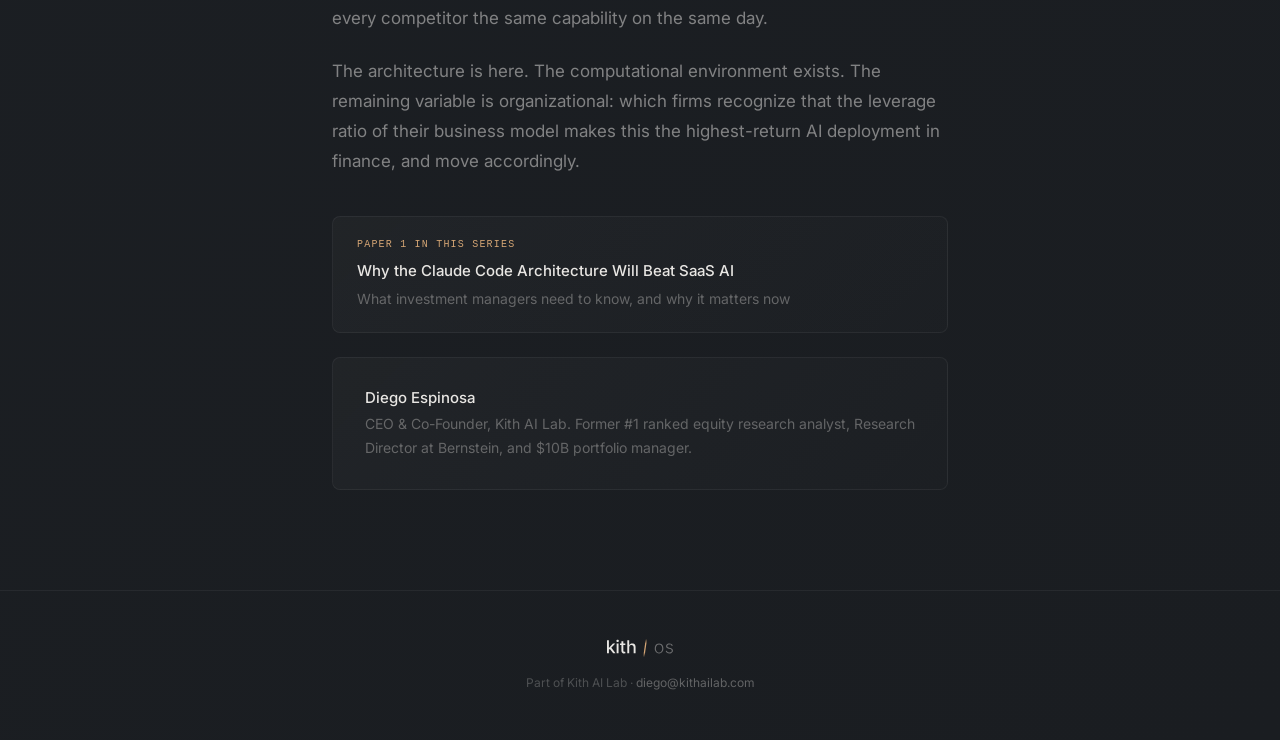
<file: insights-pe.html>
<!DOCTYPE html>
<html lang="en">
<head>
  <meta charset="UTF-8">
  <meta name="viewport" content="width=device-width, initial-scale=1.0">
  <title>Twenty-Five People, Three Billion Dollars — Kith OS</title>
  <link rel="stylesheet" href="styles.css">
  <link rel="preconnect" href="https://fonts.googleapis.com">
  <link rel="preconnect" href="https://fonts.gstatic.com" crossorigin>
  <link href="https://fonts.googleapis.com/css2?family=Inter:wght@400;500;600&display=swap" rel="stylesheet">
  <style>
    /* Article layout */
    .article-header {
      padding: 120px 32px 48px;
      border-bottom: 1px solid var(--color-border);
    }

    .article-header-inner {
      max-width: 960px;
      margin: 0 auto;
    }

    .back-link {
      display: inline-flex;
      align-items: center;
      gap: 6px;
      font-size: 13px;
      color: var(--color-text-tertiary);
      text-decoration: none;
      transition: color 0.2s ease;
      margin-bottom: 32px;
    }

    .back-link:hover {
      color: var(--color-amber);
    }

    .article-tag {
      font-family: var(--font-mono);
      font-size: 11px;
      font-weight: 500;
      letter-spacing: 0.15em;
      text-transform: uppercase;
      color: var(--color-amber);
      margin-bottom: 20px;
    }

    .article-header h1 {
      font-size: clamp(30px, 4.5vw, 42px);
      font-weight: 600;
      color: var(--color-text-primary);
      letter-spacing: -0.025em;
      line-height: 1.15;
      max-width: 720px;
    }

    .article-meta {
      margin-top: 24px;
      font-size: 14px;
      color: var(--color-text-tertiary);
    }

    .article-meta a {
      color: var(--color-text-secondary);
      transition: color 0.2s ease;
    }

    .article-meta a:hover {
      color: var(--color-amber);
    }

    /* Article body */
    .article-body {
      max-width: 680px;
      margin: 0 auto;
      padding: 60px 32px 100px;
    }

    .article-body p {
      font-size: 17px;
      line-height: 1.75;
      color: var(--color-text-secondary);
      margin-bottom: 24px;
    }

    .article-body p.lead {
      font-size: 20px;
      line-height: 1.65;
      color: var(--color-text-primary);
      font-weight: 400;
    }

    .article-body p.standout {
      color: var(--color-text-primary);
      font-weight: 500;
    }

    .article-body h2 {
      font-size: 28px;
      font-weight: 600;
      letter-spacing: -0.02em;
      margin-top: 64px;
      margin-bottom: 28px;
      line-height: 1.25;
      color: var(--color-text-primary);
    }

    .article-body h2:first-child {
      margin-top: 0;
    }

    .article-body h3 {
      font-size: 20px;
      font-weight: 600;
      letter-spacing: -0.01em;
      margin-top: 40px;
      margin-bottom: 16px;
      line-height: 1.3;
      color: var(--color-text-primary);
    }

    .article-body strong {
      color: var(--color-text-primary);
      font-weight: 500;
    }

    .article-body em {
      font-style: italic;
    }

    .article-divider {
      width: 48px;
      height: 1px;
      background: var(--color-amber);
      opacity: 0.3;
      margin: 56px 0;
    }

    /* Series nav */
    .series-link {
      display: block;
      background: linear-gradient(135deg, rgba(232, 230, 227, 0.03) 0%, rgba(232, 230, 227, 0.01) 100%);
      border: 1px solid var(--color-border);
      border-radius: 8px;
      padding: 20px 24px;
      margin-top: 40px;
      text-decoration: none;
      transition: all 0.3s ease;
    }

    .series-link:hover {
      border-color: var(--color-border-hover);
      background: linear-gradient(135deg, rgba(232, 230, 227, 0.06) 0%, rgba(212, 165, 116, 0.06) 100%);
    }

    .series-link .series-label {
      font-family: var(--font-mono);
      font-size: 10px;
      font-weight: 500;
      letter-spacing: 0.12em;
      text-transform: uppercase;
      color: var(--color-amber);
      margin-bottom: 6px;
    }

    .series-link h4 {
      font-size: 15px;
      font-weight: 500;
      color: var(--color-text-primary);
      margin-bottom: 4px;
    }

    .series-link p {
      font-size: 14px !important;
      color: var(--color-text-tertiary) !important;
      margin-bottom: 0 !important;
    }

    /* Author card */
    .author-card {
      display: flex;
      align-items: center;
      gap: 20px;
      padding: 28px 32px;
      background: linear-gradient(135deg, rgba(232, 230, 227, 0.03) 0%, rgba(232, 230, 227, 0.01) 100%);
      border: 1px solid var(--color-border);
      border-radius: 8px;
      margin-top: 24px;
    }

    .author-card h4 {
      font-size: 15px;
      font-weight: 500;
      color: var(--color-text-primary);
      margin-bottom: 2px;
    }

    .author-card p {
      font-size: 14px !important;
      color: var(--color-text-tertiary) !important;
      margin-bottom: 0 !important;
    }

    @media (max-width: 768px) {
      .article-header {
        padding: 100px 24px 36px;
      }

      .article-body {
        padding: 48px 24px 80px;
      }

      .article-body h2 {
        font-size: 24px;
      }

      .author-card {
        flex-direction: column;
        text-align: center;
      }
    }
  </style>
</head>
<body>

  <!-- Nav -->
  <nav class="nav">
    <a href="index.html">
      <img src="kith-os-wordmark.svg" alt="kith / os" class="nav-wordmark">
    </a>
    <ul class="nav-links">
      <li><a href="pe.html">Private Equity</a></li>
      <li><a href="hf.html">Hedge Funds</a></li>
      <li><a href="insights.html" class="active">Insights</a></li>
      <li><a href="mailto:diego@kithailab.com" class="nav-cta">See a Demo</a></li>
    </ul>
    <button class="nav-toggle" onclick="document.querySelector('.nav-links').classList.toggle('open')" aria-label="Menu">
      <span></span><span></span><span></span>
    </button>
  </nav>

  <!-- Article Header -->
  <div class="article-header">
    <div class="article-header-inner">
      <a href="insights.html" class="back-link">&larr; Insights</a>
      <p class="article-tag">Private Equity</p>
      <h1>Twenty-Five People, Three Billion Dollars</h1>
      <p class="article-meta">The Claude Code architecture in private equity</p>
      <p class="article-meta">By Diego Espinosa &middot; March 2026</p>
    </div>
  </div>

  <!-- Article Body -->
  <div class="article-body">

    <p class="lead">A mid-market PE firm manages $3 billion with 25 people. A hedge fund of similar AUM might employ 60. An asset manager, 200. Private equity is, by headcount, the most leveraged business model in finance.</p>

    <p>Every hour of professional time carries an implicit cost measured in basis points of fund return. This paper argues that the Claude Code architecture (described in <a href="insights-cc-architecture.html">Paper 1</a> of this series) maps to the PE operating model with unusual precision. The structural properties of the architecture, specifically its ability to encode institutional knowledge, produce deliverables across the full deal lifecycle, and compound over time, address the specific constraints that limit PE firm performance today.</p>

    <p>Every vendor claims AI will help PE firms. The architecture is what matters. The wrong architecture produces generic capability identical to what competitors deploy. The right architecture produces something proprietary that compounds with each deal.</p>

    <div class="article-divider"></div>

    <h2>The Leverage Ratio Problem</h2>

    <p>Consider the math. A partner at a mid-market fund sits on four to five boards, sources new deals continuously, manages LP relationships, and participates in IC decisions across the portfolio. An associate evaluates 50 to 100 CIMs per year to close three or four deals. The bandwidth constraint is the binding constraint on fund performance.</p>

    <p>Every hour an associate spends formatting a comp table is an hour not spent interrogating the assumptions behind a management team's projections. Every week a VP spends building an IC memo from scratch is a week where pattern recognition from the last eight deals sits unused in someone's head rather than encoded in a system.</p>

    <p>The current PE tech stack reflects this pressure. Firms pay for PitchBook, FactSet, DealCloud, Capital IQ, data rooms, portfolio monitoring tools, LP reporting software, and various point solutions. Total SaaS spend for a mid-market firm: $150,000 to $300,000 annually. Each tool has its own interface, its own data silo, and increasingly its own AI feature.</p>

    <p>Here is the problem. Each of those AI features is a fragment. PitchBook's AI searches PitchBook's data. DealCloud's AI queries DealCloud's CRM. FactSet's AI runs FactSet queries. None of them knows what the firm learned from the last deal that blew up. None of them can produce an IC memo that reflects the firm's investment criteria, risk framework, and pattern recognition from two decades of deals.</p>

    <p class="standout">This fragmentation is a phase transition. The PE firm buying six AI-enhanced tools has six slightly improved point solutions. It does not have AI.</p>

    <div class="article-divider"></div>

    <h2>The Architecture Across the Deal Lifecycle</h2>

    <p>The Claude Code architecture operates differently. One reasoning engine, with full access to the firm's encoded knowledge, computational tools, and data connections. Here is what that means at each stage of the PE workflow.</p>

    <h3>Deal Sourcing and Screening</h3>

    <p>The funnel is harsh. A typical fund reviews 500 or more opportunities per year to invest in four. The screening problem is judgment at speed. Which of these 500 deserve the 80 hours of associate time that serious evaluation requires?</p>

    <p>Today, an associate reads each CIM, takes notes, pulls basic comp data, and makes a recommendation. The process is sequential, slow, and dependent on whatever pattern recognition that individual associate has developed (often limited by two to three years of experience).</p>

    <p>With the architecture, a CIM arrives and is evaluated against the firm's encoded investment criteria: sector focus, return thresholds, deal size parameters, risk flags from historical deals, management team characteristics that have predicted success or failure in prior investments. The system produces a screening summary in roughly an hour. Not a generic document summary. A recommendation grounded in the firm's specific framework, with explicit flags tied to the firm's actual experience.</p>

    <p>The partner reads it in five minutes and either kills it or escalates it. The screening ratio improves not just in speed but in consistency. The firm's best thinking about what makes a good deal is applied to every opportunity, every time, regardless of which associate happens to be staffed on it.</p>

    <h3>Due Diligence</h3>

    <p>This is where the architecture's ability to produce deliverables (not just analyze documents) changes the operating model.</p>

    <p>Current state: two to three weeks of work. An associate reads the CIM, pulls comp data from Capital IQ and PitchBook, builds a preliminary operating model in Excel, drafts an investment memo, and iterates with the VP. Roughly 80 hours of labor across the team. Most of it is mechanical: reading, formatting, pulling data, building templates. Maybe 15 to 20 hours involve actual thinking.</p>

    <p>With the architecture: the CIM is ingested against the fund's reference files. The system produces a preliminary analysis in approximately one hour. Key financials extracted and normalized. Comp analysis against the fund's reference set. Preliminary returns analysis with base, bull, and bear scenarios. Risk flags mapped to the fund's historical patterns. A recommendation memo drafted in the fund's voice and format.</p>

    <p>The output is a dramatically better starting point than a blank page. The remaining work (perhaps 20 hours instead of 80) is entirely high-value: the principal interrogating assumptions, validating financials against source data, pressure-testing the thesis against sector knowledge, exploring scenarios. The ratio of judgment to mechanical work inverts completely.</p>

    <p>Consider also what this means for commercial diligence. Firms currently pay $500,000 to $1 million for a Bain or LEK engagement that delivers desktop research presented as custom analysis. The same consulting firm often runs analyses for competing bidders on the same deal. The "proprietary" insight is available to everyone willing to pay.</p>

    <p>The architecture produces diligence steered by the firm's own institutional knowledge. Which operational levers moved EBITDA at similar companies in the firm's portfolio. Which management characteristics predicted success versus failure in prior deals. This knowledge, encoded in the architecture, cannot be purchased by a competitor.</p>

    <h3>Investment Committee Preparation</h3>

    <p>The IC memo is the most consequential document in PE. It is also one of the most formulaic. Every firm has a template. Every memo covers the same territory: thesis, risks, returns, comps, management assessment, exit scenarios.</p>

    <p>The architecture does not just draft the memo. It drafts with awareness of every prior IC memo the firm has produced. It flags where the current deal's assumptions diverge from assumptions on prior deals. It surfaces comparable situations from the firm's own history: "The last time we underwrote 200 basis points of margin expansion in a services business, the actual outcome was 80 basis points. Here are the three factors that explain the gap."</p>

    <p>The architecture also addresses a structural problem in IC dynamics: deal fever. The tendency to work backwards from a desired price to justify assumptions is how firms overpay. The architecture, with the firm's risk framework and historical outcomes encoded as context, can flag when assumptions are being stretched. As a pattern the system has seen before.</p>

    <h3>Portfolio Operations</h3>

    <p>After closing, the architecture compounds in a different dimension. The operating partner's playbook, the hundred-day plan template, KPI frameworks, board reporting formats: all encoded as context.</p>

    <p>Most PE firms manage 15 to 20 portfolio companies per fund. MDs sit on four to five boards while simultaneously sourcing new deals and managing exits. The bandwidth math does not work. Problems get caught late. Best practices transfer slowly between portcos.</p>

    <p>The architecture enables a different operating model. Monthly financial data flows into the system. The model, with access to the firm's operational playbooks and the performance history of comparable portfolio companies, identifies variances that matter, distinguishes noise from signal, and flags issues with specific context: "PortCo Y's gross margin declined 200 basis points, which matches the pattern we saw at PortCo Z eighteen months before they lost their second-largest customer."</p>

    <p>Best-practice transfer becomes structural rather than aspirational. A pricing optimization that worked at one portco becomes a candidate approach for another. A management team structure that failed becomes a documented pattern to watch for. The institutional knowledge transfers across the portfolio automatically, because the reasoning engine has access to all of it simultaneously.</p>

    <h3>Exits</h3>

    <p>At exit, the architecture produces the seller's narrative with full awareness of the investment thesis from entry, every operational improvement documented during the hold period, and the current market dynamics for comparable transactions. The story is coherent because the system that wrote the entry memo is the same system writing the exit materials, with everything that happened in between as context.</p>

    <div class="article-divider"></div>

    <h2>Joint Search in the PE Context</h2>

    <p>Paper 1 described the mechanism of joint search: the model's knowledge (weighted by prevalence across all published text) interacting with the human's knowledge (weighted by consequence, what actually happened when real capital was deployed). Neither map is complete. Neither is reducible to the other. The interaction produces insights that neither could reach alone.</p>

    <p>The partner has sat across the table from 200 management teams. They have a consequence-weighted sense of which CEO behaviors predict execution and which predict rationalization. They cannot fully articulate this. It lives as pattern recognition developed over decades.</p>

    <p>The model has read effectively every published analysis of management effectiveness, organizational behavior, incentive design, and corporate governance. It can draw structural parallels across industries and deal types that the partner would never encounter in a single career.</p>

    <p>In a joint search session, the partner reviews a management team's presentation and says: "Something about their capex narrative feels off." The model searches across its knowledge base for patterns that match the partner's instinct, surfacing structural parallels from adjacent sectors, academic research on capital allocation biases, and comparable situations from the firm's own encoded deal history. The partner recognizes something in the output. Not what they were looking for, but something significant in light of what they know. The search direction shifts. The model follows.</p>

    <p class="standout">The search objective is rewritten in real time by what the search itself reveals. That is the signature of joint search on a rugged landscape.</p>

    <p>PE investment decisions are among the most rugged landscapes in finance: management quality interacts with capital structure, which interacts with competitive dynamics, which interacts with the credit cycle. Change one variable and the fitness of the entire configuration shifts unpredictably. On such landscapes, the combination of structurally different search strategies outperforms any single strategy. This is not a feature that can be added to DealCloud.</p>

    <div class="article-divider"></div>

    <h2>The Cold Start Problem</h2>

    <p>The most common objection from PE firms evaluating the architecture: "Where do we start? We can't rebuild our entire operating model."</p>

    <p>The architecture is additive. A firm can start with a single workflow. IC memo generation is a natural entry point: high-value, formulaic enough to produce immediate results, and consequential enough that the output quality is immediately visible to the partnership.</p>

    <p>The key insight is that the institutional knowledge begins accumulating from day one. The first IC memo draft requires the firm to encode its investment criteria, risk framework, and memo template. That encoding persists. The second memo is better than the first because the context is richer. By the fifth memo, the system has the firm's pattern language, its historical deal outcomes, its specific vocabulary for risk and opportunity.</p>

    <p>By the tenth deal screened through the system, the screening recommendations reflect patterns from deals one through nine. The refinement work drops. The principal spends less time correcting and more time extending. The architecture compounds.</p>

    <p>The cold start dissolves through use. You do not need to migrate your entire operation. You need to start one workflow and let the institutional knowledge build from there.</p>

    <div class="article-divider"></div>

    <h2>The Fragmented Stack Versus the Unified Engine</h2>

    <p>The typical mid-market PE firm runs PitchBook for deal sourcing, Capital IQ for financial data, DealCloud or Salesforce for CRM, Carta for cap table management, a portfolio monitoring tool, an LP reporting tool, and Excel as the connective tissue holding it all together.</p>

    <p>Each of these vendors is adding AI features. PitchBook has AI-powered search. FactSet has AI summaries. DealCloud is building AI workflows. Each feature is trained on that vendor's data, operates within that vendor's interface, and knows nothing about any other system the firm uses.</p>

    <p>This trajectory leads to six AI features operating in six silos. The associate still manually transfers insights from one tool to the next. The pattern recognition from the CRM does not inform the financial analysis. The portfolio monitoring data does not connect to the deal screening criteria. The institutional knowledge lives nowhere.</p>

    <p>The Claude Code architecture collapses this into one reasoning engine. Via the Model Context Protocol (MCP), every data provider becomes a plug-in. PitchBook data, FactSet financials, CRM records, portfolio metrics: all accessible through a single interface that can reason across all of them simultaneously. The deal you are screening is evaluated against your portfolio monitoring data from the last similar investment. Your IC memo references actual outcomes from deals your CRM shows you evaluated three years ago.</p>

    <p class="standout">Knowledge only compounds when it connects. Six siloed AI features produce six streams of disconnected output. One unified engine produces compounding institutional intelligence.</p>

    <div class="article-divider"></div>

    <h2>Why This Compounds Faster in PE</h2>

    <p>The compounding dynamic described in Paper 1 has a specific manifestation in PE that is worth making explicit.</p>

    <p><strong>Model improvement is automatic.</strong> When Anthropic ships a more capable model, every workflow the firm runs through the architecture improves. No upgrade cycle, no feature request. The sail catches more wind.</p>

    <p><strong>Institutional knowledge accumulation is unusually dense.</strong> A hedge fund might run 500 positions per year, each adding incremental context. A PE firm runs three or four deals per year, each worth hundreds of millions, each generating deep, high-consequence knowledge: what the management team said versus what they did, which assumptions held and which broke, what the winning operational playbook actually was. The knowledge per unit of activity is dense. Every deal adds disproportionate value to the system.</p>

    <p>These two variables multiply. A PE firm that has run the architecture through two full deal cycles (perhaps six to eight completed investments, 40 to 50 screened deals, two years of portfolio company monitoring) has an institutional knowledge asset that cannot be purchased, replicated, or transferred.</p>

    <p>Compare this to the current tech stack. PitchBook improves when PitchBook ships updates. DealCloud improves when DealCloud ships updates. Each tool improves on one axis, controlled by the vendor's product roadmap. The architecture improves on two axes simultaneously, one driven by Anthropic's research lab and one driven by the firm's own activity. The compounding rate is structurally higher.</p>

    <p>The accumulated institutional intelligence becomes the real switching cost. The knowledge a firm builds into the architecture is what makes it irreplaceable, because that knowledge cannot be ported to a point solution that does not understand it.</p>

    <div class="article-divider"></div>

    <h2>The Organizational Fit</h2>

    <p>PE firms are structurally suited to this architecture in ways that other financial institutions are not.</p>

    <p><strong>Small teams.</strong> A 25-person firm can adopt a new operating model in weeks. There is no IT department defending legacy investments, no 18-month procurement cycle, no enterprise architecture review board.</p>

    <p><strong>Return-oriented decision making.</strong> If the architecture improves IRR, it gets adopted. The ops partner does not need to justify it through a committee process. They need to show the managing partner that deal screening is faster, IC memos are better, and portfolio monitoring is more comprehensive.</p>

    <p><strong>Comfort with wholesale change.</strong> PE firms restructure portfolio companies for a living. They are not intimidated by operational transformation. They do it constantly, just to other people's companies.</p>

    <p><strong>Economic capacity.</strong> These firms pay $50,000 per seat for Bloomberg terminals without hesitation. The architecture's cost is a rounding error on fund expenses, and it displaces a meaningful portion of the existing SaaS spend.</p>

    <p><strong>Sprint-based work cadence.</strong> PE operates in bursts: deal evaluation sprints, hundred-day plans, quarterly board cycles. The architecture matches this rhythm naturally. It is not a daily-use application that requires habit change. It is a production environment that activates when the work demands it.</p>

    <div class="article-divider"></div>

    <h2>Implications</h2>

    <p>The firms building this architecture now are creating an asset that cannot be purchased later. The institutional knowledge encoded over two years of deals, the pattern recognition accumulated across 15 portfolio companies, the investment criteria refined through 50 IC decisions: this is proprietary. It compounds. And it constitutes a genuine edge in an asset class where edge is what justifies fees.</p>

    <p>AI will transform PE operations. That question is settled. The remaining question is whether a firm will deploy an architecture that concentrates AI into its proprietary advantage, or purchase a collection of tools that give every competitor the same capability on the same day.</p>

    <p>The architecture is here. The computational environment exists. The remaining variable is organizational: which firms recognize that the leverage ratio of their business model makes this the highest-return AI deployment in finance, and move accordingly.</p>

    <!-- Series Link -->
    <a href="insights-cc-architecture.html" class="series-link">
      <div class="series-label">Paper 1 in this series</div>
      <h4>Why the Claude Code Architecture Will Beat SaaS AI</h4>
      <p>What investment managers need to know, and why it matters now</p>
    </a>

    <!-- Author -->
    <div class="author-card">
      <div>
        <h4>Diego Espinosa</h4>
        <p>CEO & Co-Founder, Kith AI Lab. Former #1 ranked equity research analyst, Research Director at Bernstein, and $10B portfolio manager.</p>
      </div>
    </div>

  </div>

  <!-- Footer -->
  <footer class="footer">
    <img src="kith-os-wordmark.svg" alt="kith / os" class="footer-wordmark">
    <p>Part of Kith AI Lab &middot; <a href="mailto:diego@kithailab.com">diego@kithailab.com</a></p>
  </footer>

</body>
</html>
</file>
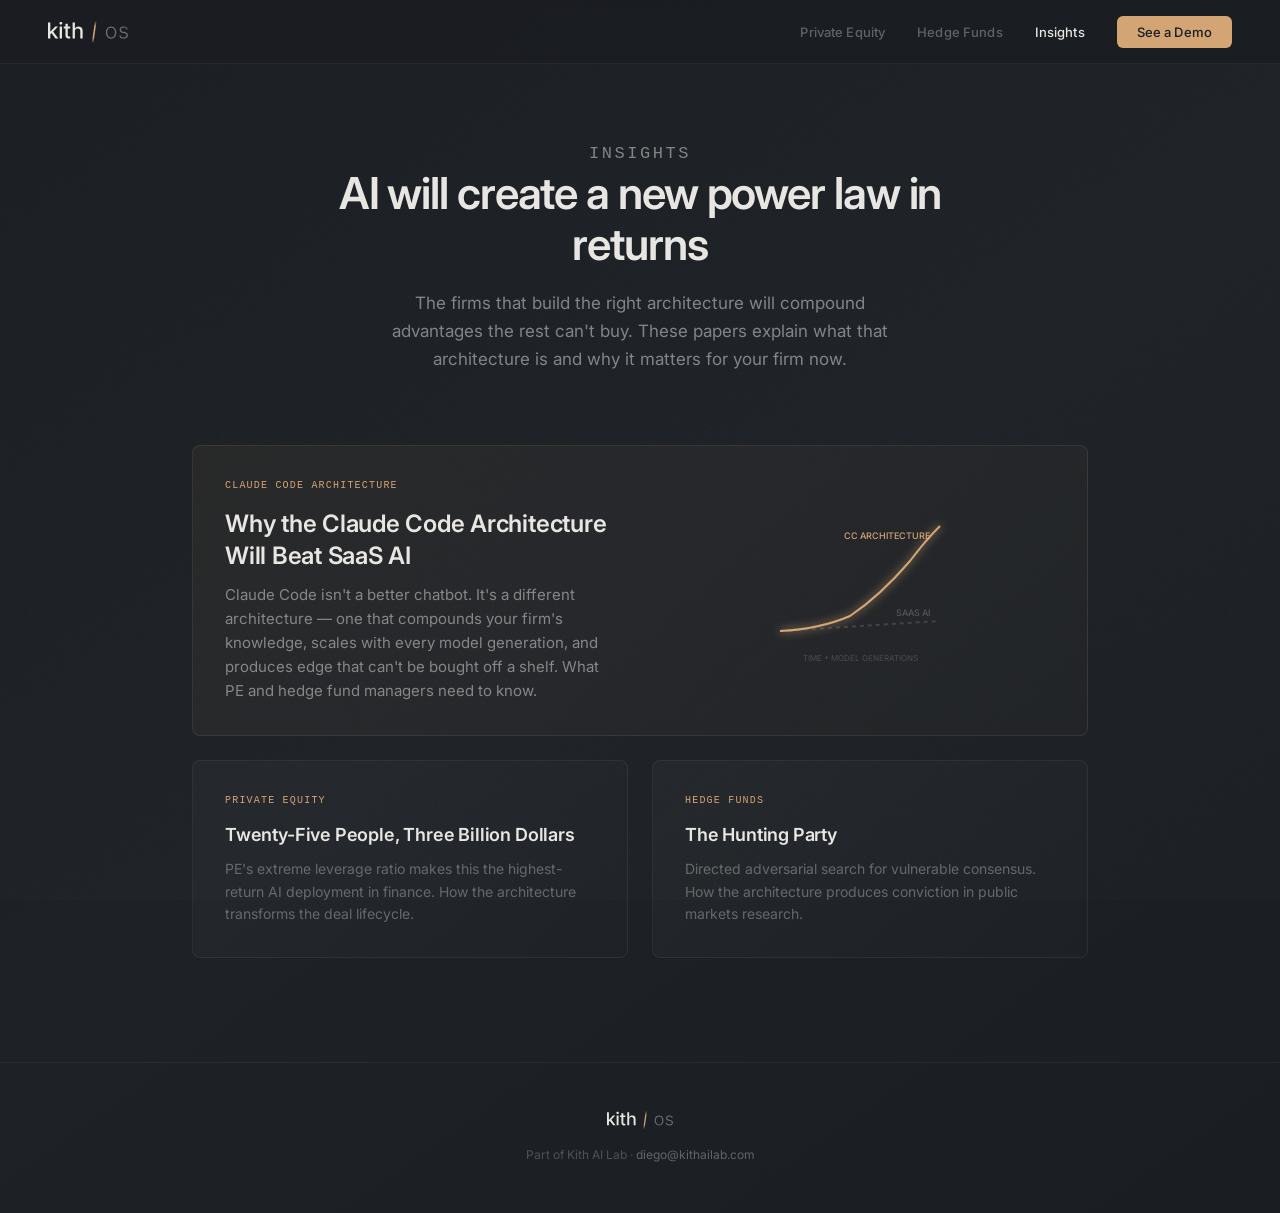
<file: insights.html>
<!DOCTYPE html>
<html lang="en">
<head>
  <meta charset="UTF-8">
  <meta name="viewport" content="width=device-width, initial-scale=1.0">
  <title>Insights — Kith OS</title>
  <link rel="stylesheet" href="styles.css">
  <link rel="preconnect" href="https://fonts.googleapis.com">
  <link rel="preconnect" href="https://fonts.gstatic.com" crossorigin>
  <link href="https://fonts.googleapis.com/css2?family=Inter:wght@400;500;600&display=swap" rel="stylesheet">
  <style>
    /* Insights page layout */
    .insights-hero {
      padding: 140px 32px 72px;
      text-align: center;
    }

    .insights-hero h1 {
      font-size: clamp(28px, 4.5vw, 44px);
      font-weight: 600;
      color: var(--color-text-primary);
      line-height: 1.15;
      letter-spacing: -0.025em;
      max-width: 680px;
      margin: 0 auto 20px;
    }

    .insights-hero p {
      font-size: clamp(15px, 1.6vw, 17px);
      color: var(--color-text-secondary);
      max-width: 540px;
      margin: 0 auto;
      line-height: 1.65;
    }

    /* Grid */
    .insights-grid {
      max-width: 960px;
      margin: 0 auto;
      padding: 0 32px 104px;
      display: grid;
      grid-template-columns: 1fr 1fr;
      gap: 24px;
    }

    /* Cards */
    .insight-card {
      display: block;
      background: linear-gradient(135deg, rgba(232, 230, 227, 0.03) 0%, rgba(232, 230, 227, 0.01) 100%);
      border: 1px solid var(--color-border);
      border-radius: 8px;
      padding: 32px;
      text-decoration: none;
      transition: all 0.3s ease;
    }

    .insight-card:hover {
      background: linear-gradient(135deg, rgba(232, 230, 227, 0.06) 0%, rgba(212, 165, 116, 0.08) 100%);
      border-color: var(--color-border-hover);
      box-shadow: inset 0 0 40px rgba(212, 165, 116, 0.06), 0 0 20px rgba(212, 165, 116, 0.03);
    }

    .insight-card .insight-tag {
      font-family: var(--font-mono);
      font-size: 10px;
      font-weight: 500;
      letter-spacing: 0.12em;
      text-transform: uppercase;
      color: var(--color-amber);
      margin-bottom: 14px;
    }

    .insight-card h3 {
      font-size: 18px;
      font-weight: 600;
      color: var(--color-text-primary);
      line-height: 1.3;
      margin-bottom: 12px;
      letter-spacing: -0.01em;
    }

    .insight-card p.insight-desc {
      font-size: 14px;
      color: var(--color-text-tertiary);
      line-height: 1.6;
    }

    /* Featured card */
    .insight-card.featured {
      grid-column: 1 / -1;
      display: grid;
      grid-template-columns: 1fr 1fr;
      gap: 48px;
      align-items: center;
      background: linear-gradient(135deg, rgba(212, 165, 116, 0.06) 0%, rgba(212, 165, 116, 0.02) 100%);
      border-color: rgba(212, 165, 116, 0.12);
    }

    .insight-card.featured:hover {
      background: linear-gradient(135deg, rgba(212, 165, 116, 0.10) 0%, rgba(212, 165, 116, 0.04) 100%);
      border-color: var(--color-border-hover);
    }

    .insight-card.featured h3 {
      font-size: 24px;
    }

    .insight-card.featured p.insight-desc {
      font-size: 15px;
      color: var(--color-text-secondary);
    }

    .featured-visual {
      display: flex;
      justify-content: center;
      align-items: center;
    }

    @media (max-width: 768px) {
      .insights-hero {
        padding: 100px 24px 48px;
      }

      .insights-grid {
        grid-template-columns: 1fr;
        padding: 0 24px 80px;
      }

      .insight-card.featured {
        grid-template-columns: 1fr;
        gap: 24px;
      }

      .featured-visual {
        order: -1;
      }
    }
  </style>
</head>
<body>

  <!-- Nav -->
  <nav class="nav">
    <a href="index.html">
      <img src="kith-os-wordmark.svg" alt="kith / os" class="nav-wordmark">
    </a>
    <ul class="nav-links">
      <li><a href="pe.html">Private Equity</a></li>
      <li><a href="hf.html">Hedge Funds</a></li>
      <li><a href="insights.html" class="active">Insights</a></li>
      <li><a href="mailto:diego@kithailab.com" class="nav-cta">See a Demo</a></li>
    </ul>
    <button class="nav-toggle" onclick="document.querySelector('.nav-links').classList.toggle('open')" aria-label="Menu">
      <span></span><span></span><span></span>
    </button>
  </nav>

  <!-- Hero -->
  <div class="insights-hero">
    <p class="section-label">Insights</p>
    <h1>AI will create a new power law in returns</h1>
    <p>The firms that build the right architecture will compound advantages the rest can't buy. These papers explain what that architecture is and why it matters for your firm now.</p>
  </div>

  <!-- Insights Grid -->
  <div class="insights-grid">

    <!-- Featured -->
    <a href="insights-cc-architecture.html" class="insight-card featured">
      <div>
        <p class="insight-tag">Claude Code Architecture</p>
        <h3>Why the Claude Code Architecture Will Beat SaaS AI</h3>
        <p class="insight-desc">Claude Code isn't a better chatbot. It's a different architecture — one that compounds your firm's knowledge, scales with every model generation, and produces edge that can't be bought off a shelf. What PE and hedge fund managers need to know.</p>
      </div>
      <div class="featured-visual">
        <svg width="200" height="160" viewBox="0 0 200 160" xmlns="http://www.w3.org/2000/svg">
          <defs>
            <filter id="glow" x="-50%" y="-50%" width="200%" height="200%">
              <feGaussianBlur stdDeviation="4" result="coloredBlur"/>
              <feMerge>
                <feMergeNode in="coloredBlur"/>
                <feMergeNode in="SourceGraphic"/>
              </feMerge>
            </filter>
          </defs>
          <line x1="20" y1="120" x2="180" y2="110" stroke="rgba(232, 230, 227, 0.15)" stroke-width="2" stroke-dasharray="4 4"/>
          <text x="170" y="105" text-anchor="end" fill="rgba(232, 230, 227, 0.25)" font-family="Inter, sans-serif" font-size="9" font-weight="500">SAAS AI</text>
          <path d="M 20 120 Q 60 118, 90 105 Q 120 85, 150 50 Q 165 30, 180 15" stroke="#D4A574" stroke-width="2" fill="none" filter="url(#glow)"/>
          <text x="170" y="28" text-anchor="end" fill="#D4A574" font-family="Inter, sans-serif" font-size="9" font-weight="500">CC ARCHITECTURE</text>
          <text x="100" y="150" text-anchor="middle" fill="rgba(232, 230, 227, 0.2)" font-family="Inter, sans-serif" font-size="8">TIME + MODEL GENERATIONS</text>
        </svg>
      </div>
    </a>

    <!-- Placeholders for upcoming papers -->
    <a href="insights-pe.html" class="insight-card">
      <p class="insight-tag">Private Equity</p>
      <h3>Twenty-Five People, Three Billion Dollars</h3>
      <p class="insight-desc">PE's extreme leverage ratio makes this the highest-return AI deployment in finance. How the architecture transforms the deal lifecycle.</p>
    </a>

    <a href="insights-hf.html" class="insight-card">
      <p class="insight-tag">Hedge Funds</p>
      <h3>The Hunting Party</h3>
      <p class="insight-desc">Directed adversarial search for vulnerable consensus. How the architecture produces conviction in public markets research.</p>
    </a>

  </div>

  <!-- Footer -->
  <footer class="footer">
    <img src="kith-os-wordmark.svg" alt="kith / os" class="footer-wordmark">
    <p>Part of Kith AI Lab &middot; <a href="mailto:diego@kithailab.com">diego@kithailab.com</a></p>
  </footer>

</body>
</html>
</file>
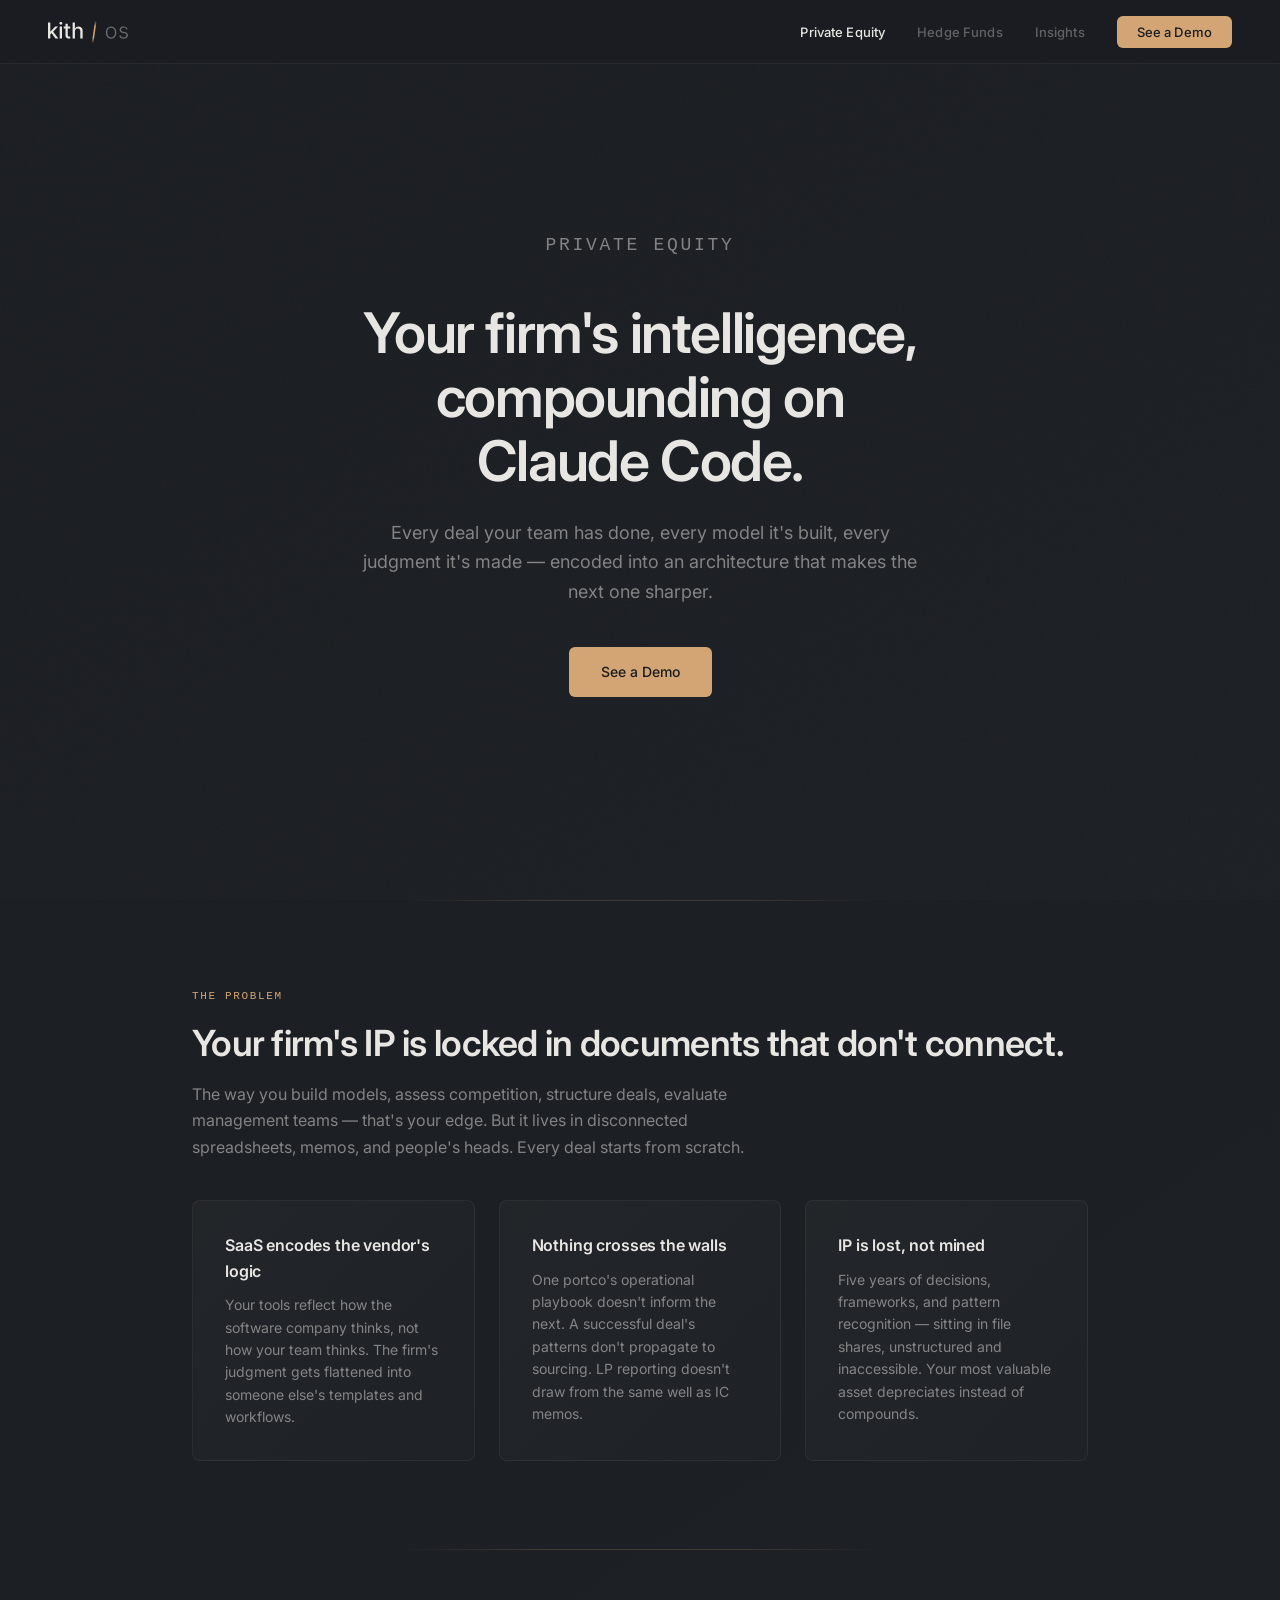
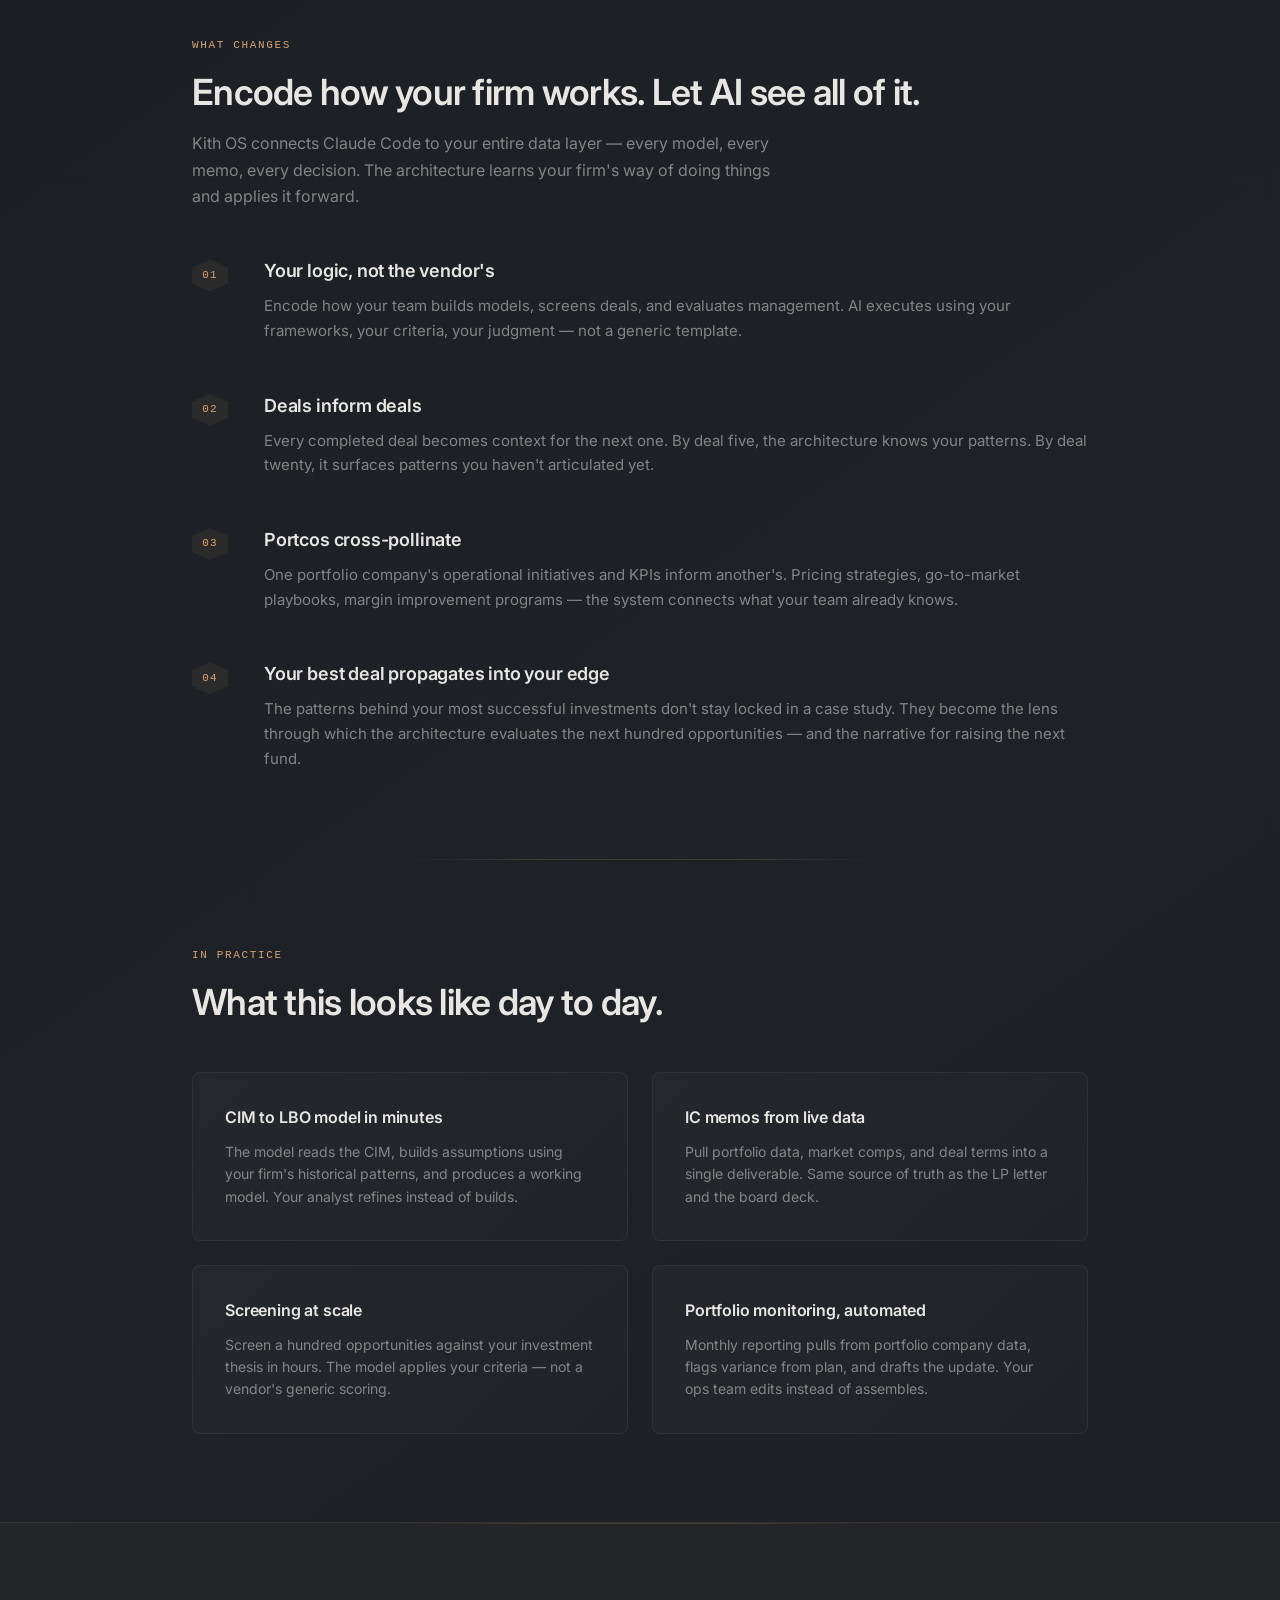
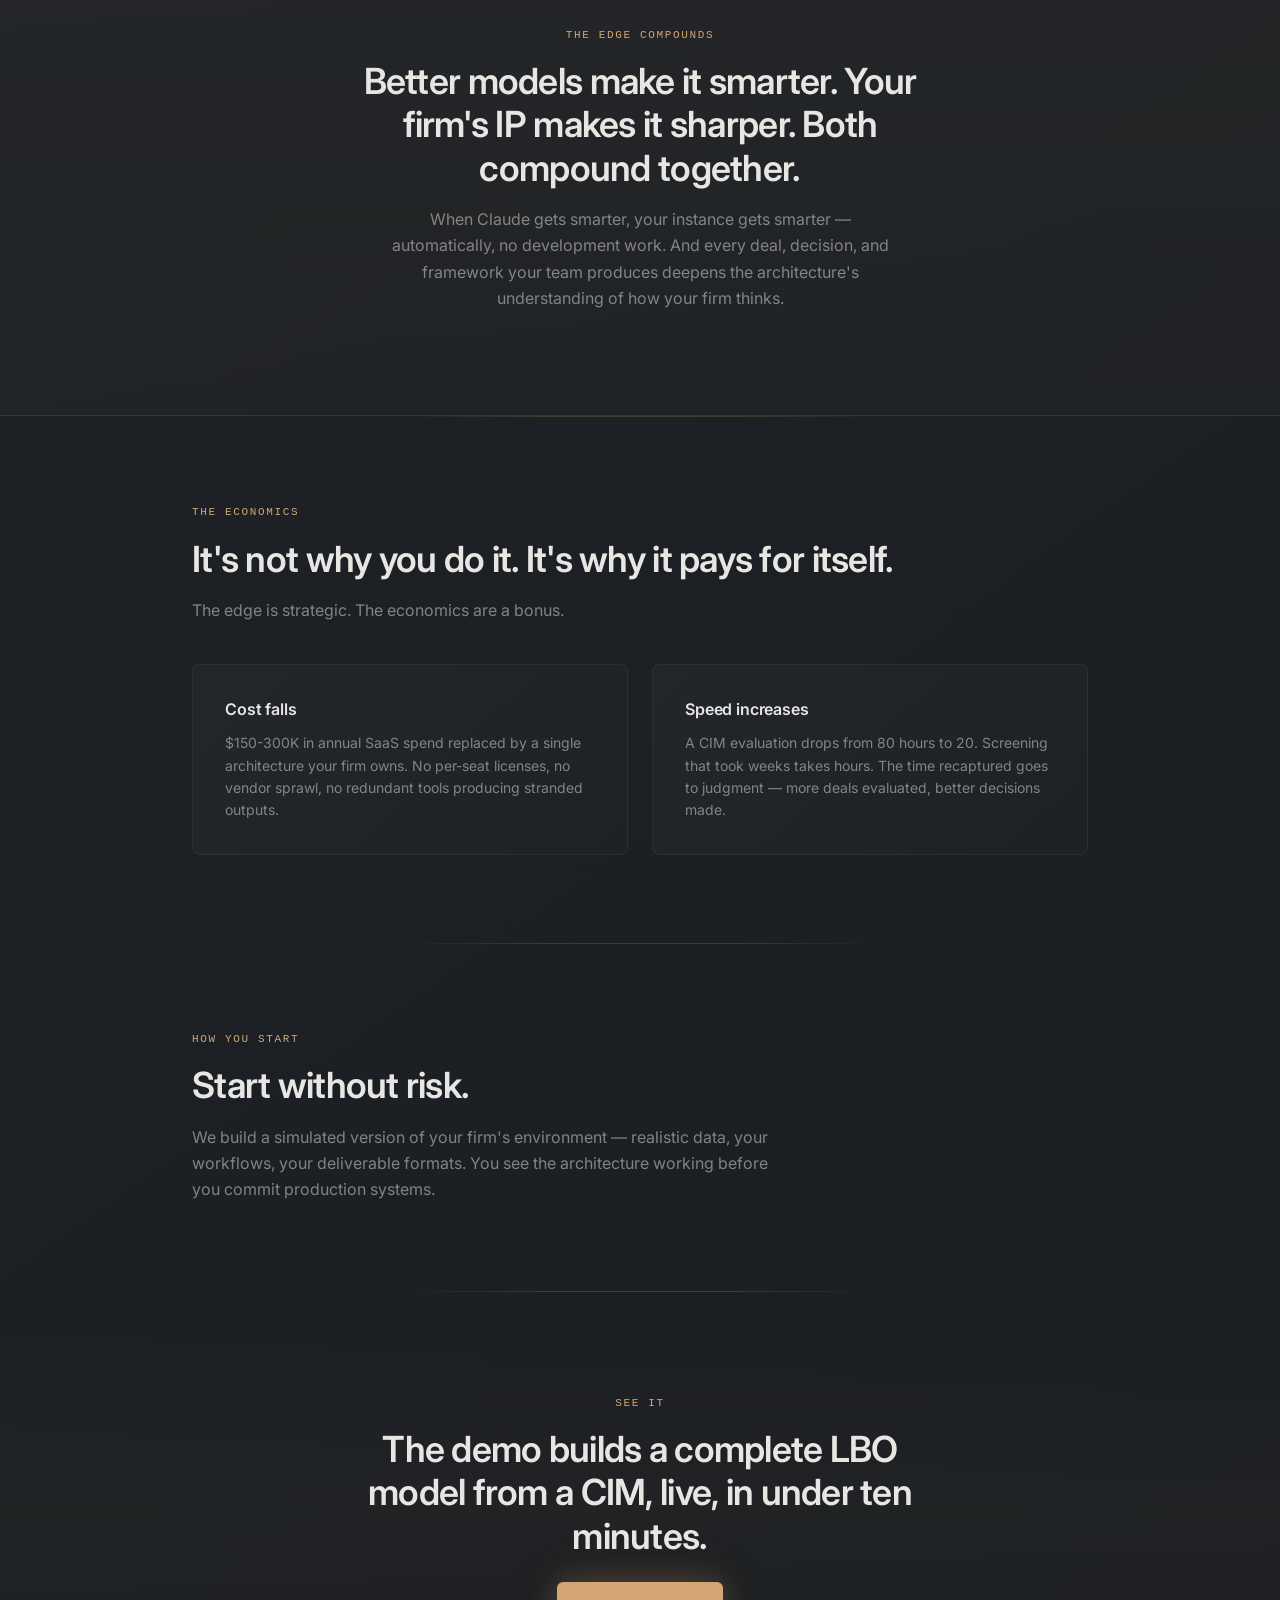
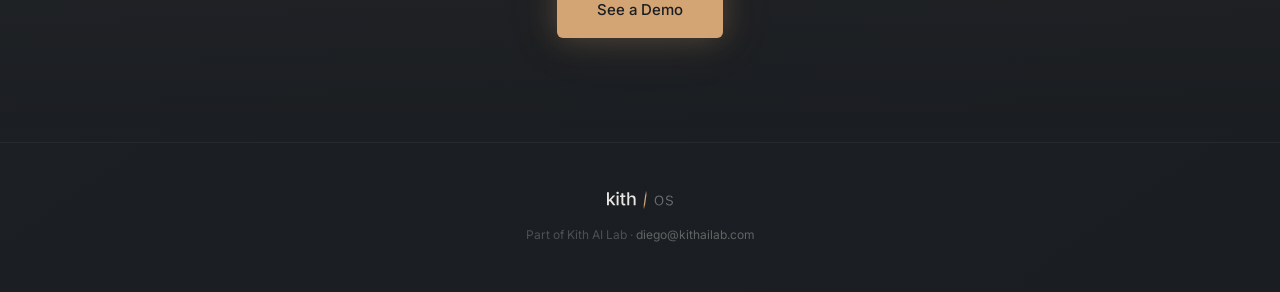
<file: pe.html>
<!DOCTYPE html>
<html lang="en">
<head>
  <meta charset="UTF-8">
  <meta name="viewport" content="width=device-width, initial-scale=1.0">
  <title>Private Equity — Kith OS</title>
  <link rel="stylesheet" href="styles.css">
  <link rel="preconnect" href="https://fonts.googleapis.com">
  <link rel="preconnect" href="https://fonts.gstatic.com" crossorigin>
  <link href="https://fonts.googleapis.com/css2?family=Inter:wght@400;500;600&display=swap" rel="stylesheet">
</head>
<body>

  <!-- Nav -->
  <nav class="nav">
    <a href="index.html">
      <img src="kith-os-wordmark.svg" alt="kith / os" class="nav-wordmark">
    </a>
    <ul class="nav-links">
      <li><a href="pe.html" class="active">Private Equity</a></li>
      <li><a href="hf.html">Hedge Funds</a></li>
      <li><a href="insights.html">Insights</a></li>
      <li><a href="mailto:diego@kithailab.com" class="nav-cta">See a Demo</a></li>
    </ul>
    <button class="nav-toggle" onclick="document.querySelector('.nav-links').classList.toggle('open')" aria-label="Menu">
      <span></span><span></span><span></span>
    </button>
  </nav>

  <!-- Hero -->
  <section class="hero">
    <div>
      <p class="hero-label">Private Equity</p>
      <h1>Your firm's intelligence, compounding on Claude&nbsp;Code.</h1>
      <p>Every deal your team has done, every model it's built, every judgment it's made — encoded into an architecture that makes the next one sharper.</p>
      <a href="mailto:diego@kithailab.com" class="btn-primary">See a Demo</a>
    </div>
  </section>

  <!-- The PE Problem -->
  <section>
    <div class="container">
      <p class="section-label">The Problem</p>
      <h2 class="section-title">Your firm's IP is locked in documents that don't connect.</h2>
      <p class="section-subtitle" style="margin-bottom: 40px;">The way you build models, assess competition, structure deals, evaluate management teams — that's your edge. But it lives in disconnected spreadsheets, memos, and people's heads. Every deal starts from scratch.</p>

      <div class="grid-3">
        <div class="card">
          <h3>SaaS encodes the vendor's logic</h3>
          <p>Your tools reflect how the software company thinks, not how your team thinks. The firm's judgment gets flattened into someone else's templates and workflows.</p>
        </div>
        <div class="card">
          <h3>Nothing crosses the walls</h3>
          <p>One portco's operational playbook doesn't inform the next. A successful deal's patterns don't propagate to sourcing. LP reporting doesn't draw from the same well as IC memos.</p>
        </div>
        <div class="card">
          <h3>IP is lost, not mined</h3>
          <p>Five years of decisions, frameworks, and pattern recognition — sitting in file shares, unstructured and inaccessible. Your most valuable asset depreciates instead of compounds.</p>
        </div>
      </div>
    </div>
  </section>

  <!-- What Changes -->
  <section>
    <div class="container">
      <p class="section-label">What Changes</p>
      <h2 class="section-title">Encode how your firm works. Let AI see all of it.</h2>
      <p class="section-subtitle" style="margin-bottom: 40px;">Kith OS connects Claude Code to your entire data layer — every model, every memo, every decision. The architecture learns your firm's way of doing things and applies it forward.</p>

      <div class="feature-list">
        <div class="feature-item">
          <span class="feature-item-number">01</span>
          <div>
            <h3>Your logic, not the vendor's</h3>
            <p>Encode how your team builds models, screens deals, and evaluates management. AI executes using your frameworks, your criteria, your judgment — not a generic template.</p>
          </div>
        </div>
        <div class="feature-item">
          <span class="feature-item-number">02</span>
          <div>
            <h3>Deals inform deals</h3>
            <p>Every completed deal becomes context for the next one. By deal five, the architecture knows your patterns. By deal twenty, it surfaces patterns you haven't articulated yet.</p>
          </div>
        </div>
        <div class="feature-item">
          <span class="feature-item-number">03</span>
          <div>
            <h3>Portcos cross-pollinate</h3>
            <p>One portfolio company's operational initiatives and KPIs inform another's. Pricing strategies, go-to-market playbooks, margin improvement programs — the system connects what your team already knows.</p>
          </div>
        </div>
        <div class="feature-item">
          <span class="feature-item-number">04</span>
          <div>
            <h3>Your best deal propagates into your edge</h3>
            <p>The patterns behind your most successful investments don't stay locked in a case study. They become the lens through which the architecture evaluates the next hundred opportunities — and the narrative for raising the next fund.</p>
          </div>
        </div>
      </div>
    </div>
  </section>

  <!-- In Practice -->
  <section>
    <div class="container">
      <p class="section-label">In Practice</p>
      <h2 class="section-title">What this looks like day to day.</h2>

      <div class="advantages-grid">
        <div class="card">
          <h3>CIM to LBO model in minutes</h3>
          <p>The model reads the CIM, builds assumptions using your firm's historical patterns, and produces a working model. Your analyst refines instead of builds.</p>
        </div>
        <div class="card">
          <h3>IC memos from live data</h3>
          <p>Pull portfolio data, market comps, and deal terms into a single deliverable. Same source of truth as the LP letter and the board deck.</p>
        </div>
        <div class="card">
          <h3>Screening at scale</h3>
          <p>Screen a hundred opportunities against your investment thesis in hours. The model applies your criteria — not a vendor's generic scoring.</p>
        </div>
        <div class="card">
          <h3>Portfolio monitoring, automated</h3>
          <p>Monthly reporting pulls from portfolio company data, flags variance from plan, and drafts the update. Your ops team edits instead of assembles.</p>
        </div>
      </div>
    </div>
  </section>

  <!-- Compounding -->
  <section class="highlight-section">
    <p class="section-label">The Edge Compounds</p>
    <h2 class="section-title">Better models make it smarter. Your firm's IP makes it sharper. Both compound together.</h2>
    <p class="section-subtitle">When Claude gets smarter, your instance gets smarter — automatically, no development work. And every deal, decision, and framework your team produces deepens the architecture's understanding of how your firm thinks.</p>
  </section>

  <!-- Economics -->
  <section>
    <div class="container">
      <p class="section-label">The Economics</p>
      <h2 class="section-title">It's not why you do it. It's why it pays for itself.</h2>
      <p class="section-subtitle" style="margin-bottom: 40px;">The edge is strategic. The economics are a bonus.</p>

      <div class="grid-2">
        <div class="card">
          <h3>Cost falls</h3>
          <p>$150-300K in annual SaaS spend replaced by a single architecture your firm owns. No per-seat licenses, no vendor sprawl, no redundant tools producing stranded outputs.</p>
        </div>
        <div class="card">
          <h3>Speed increases</h3>
          <p>A CIM evaluation drops from 80 hours to 20. Screening that took weeks takes hours. The time recaptured goes to judgment — more deals evaluated, better decisions made.</p>
        </div>
      </div>
    </div>
  </section>

  <!-- How You Start -->
  <section>
    <div class="container">
      <p class="section-label">How You Start</p>
      <h2 class="section-title">Start without risk.</h2>
      <p class="section-subtitle">We build a simulated version of your firm's environment — realistic data, your workflows, your deliverable formats. You see the architecture working before you commit production systems.</p>
    </div>
  </section>

  <!-- CTA -->
  <section class="cta-section">
    <p class="section-label">See It</p>
    <h2 class="section-title">The demo builds a complete LBO model from a CIM, live, in under ten minutes.</h2>
    <a href="mailto:diego@kithailab.com" class="btn-primary">See a Demo</a>
  </section>

  <!-- Footer -->
  <footer class="footer">
    <img src="kith-os-wordmark.svg" alt="kith / os" class="footer-wordmark">
    <p>Part of Kith AI Lab &middot; <a href="mailto:diego@kithailab.com">diego@kithailab.com</a></p>
  </footer>

</body>
</html>
</file>
<file: styles.css>
/* ========================================
   Kith OS — Shared Styles
   Brand: Kith AI Lab visual system, amber accent
   ======================================== */

/* Reset & Base */
*, *::before, *::after {
  margin: 0;
  padding: 0;
  box-sizing: border-box;
}

:root {
  /* Backgrounds */
  --color-base: #1a1d21;
  --color-surface: #1e2227;
  --color-card: #232629;

  /* Borders */
  --color-border: rgba(232, 230, 227, 0.06);
  --color-border-hover: rgba(212, 165, 116, 0.25);

  /* Text */
  --color-text-primary: #e8e6e3;
  --color-text-secondary: rgba(232, 230, 227, 0.5);
  --color-text-tertiary: rgba(232, 230, 227, 0.35);
  --color-text-muted: rgba(232, 230, 227, 0.25);

  /* Accent */
  --color-amber: #D4A574;
  --color-amber-bright: #E5B885;
  --color-amber-glow: rgba(212, 165, 116, 0.5);
  --color-amber-subtle: rgba(212, 165, 116, 0.08);

  /* Typography */
  --font-sans: 'Inter', system-ui, -apple-system, sans-serif;
  --font-mono: 'Berkeley Mono', ui-monospace, monospace;
}

html {
  font-size: 16px;
  scroll-behavior: smooth;
}

body {
  font-family: var(--font-sans);
  background: linear-gradient(145deg, #1a1d21 0%, #1e2227 50%, #1a1d21 100%);
  color: var(--color-text-secondary);
  line-height: 1.6;
  -webkit-font-smoothing: antialiased;
  min-height: 100vh;
}

/* Noise texture overlay */
body::before {
  content: '';
  position: fixed;
  inset: 0;
  z-index: 0;
  pointer-events: none;
  opacity: 0.03;
  background: url("data:image/svg+xml,%3Csvg xmlns='http://www.w3.org/2000/svg' width='300' height='300'%3E%3Cfilter id='n'%3E%3CfeTurbulence type='fractalNoise' baseFrequency='0.9' numOctaves='4' stitchTiles='stitch'/%3E%3C/filter%3E%3Crect width='300' height='300' filter='url(%23n)' opacity='1'/%3E%3C/svg%3E");
}

body > * {
  position: relative;
  z-index: 1;
}

a {
  color: inherit;
  text-decoration: none;
}

img, svg {
  display: block;
  max-width: 100%;
}

/* ========================================
   Navigation
   ======================================== */

.nav {
  position: fixed;
  top: 0;
  left: 0;
  right: 0;
  z-index: 100;
  padding: 0 48px;
  height: 64px;
  display: flex;
  align-items: center;
  justify-content: space-between;
  background: rgba(26, 29, 33, 0.85);
  backdrop-filter: blur(20px);
  -webkit-backdrop-filter: blur(20px);
  border-bottom: 1px solid var(--color-border);
}

.nav-wordmark {
  height: 22px;
  width: auto;
}

.nav-links {
  display: flex;
  align-items: center;
  gap: 32px;
  list-style: none;
}

.nav-links a {
  font-size: 13px;
  font-weight: 500;
  color: var(--color-text-tertiary);
  letter-spacing: 0.01em;
  transition: color 0.2s ease;
}

.nav-links a:hover,
.nav-links a.active {
  color: var(--color-text-primary);
}

.nav-cta {
  font-size: 13px;
  font-weight: 500;
  color: var(--color-base) !important;
  background: var(--color-amber);
  padding: 8px 20px;
  border-radius: 6px;
  transition: box-shadow 0.3s ease;
}

.nav-cta:hover {
  box-shadow: 0 0 20px rgba(212, 165, 116, 0.4);
  color: var(--color-base) !important;
}

/* Mobile nav */
.nav-toggle {
  display: none;
  background: none;
  border: none;
  cursor: pointer;
  padding: 4px;
}

.nav-toggle span {
  display: block;
  width: 20px;
  height: 2px;
  background: var(--color-text-secondary);
  margin: 5px 0;
  transition: all 0.3s ease;
}

/* ========================================
   Layout
   ======================================== */

.container {
  max-width: 960px;
  margin: 0 auto;
  padding: 0 32px;
}

.container--wide {
  max-width: 1120px;
}

section {
  padding: 88px 0;
}

section + section {
  border-top: none;
  position: relative;
}

section + section::before {
  content: '';
  position: absolute;
  top: 0;
  left: 50%;
  transform: translateX(-50%);
  width: min(480px, 80%);
  height: 1px;
  background: linear-gradient(90deg, transparent 0%, rgba(212, 165, 116, 0.2) 30%, rgba(212, 165, 116, 0.2) 70%, transparent 100%);
}

/* ========================================
   Hero
   ======================================== */

.hero {
  min-height: 100vh;
  display: flex;
  align-items: center;
  justify-content: center;
  text-align: center;
  padding: 100px 32px 72px;
  border-bottom: none;
}

.hero + section {
  border-top: none;
}

.hero-label {
  font-family: var(--font-mono);
  font-size: 11px;
  font-weight: 500;
  letter-spacing: 0.15em;
  text-transform: uppercase;
  color: var(--color-amber);
  margin-bottom: 24px;
}

.hero h1 {
  font-size: clamp(32px, 5vw, 56px);
  font-weight: 600;
  color: var(--color-text-primary);
  line-height: 1.15;
  letter-spacing: -0.025em;
  max-width: 720px;
  margin: 0 auto 24px;
}

.hero p {
  font-size: clamp(16px, 1.8vw, 18px);
  color: var(--color-text-secondary);
  max-width: 560px;
  margin: 0 auto 40px;
  line-height: 1.65;
}

/* ========================================
   Buttons
   ======================================== */

.btn-primary {
  display: inline-block;
  background: var(--color-amber);
  color: var(--color-base);
  font-family: var(--font-sans);
  font-size: 14px;
  font-weight: 500;
  padding: 14px 32px;
  border-radius: 6px;
  border: none;
  cursor: pointer;
  transition: box-shadow 0.3s ease;
}

.btn-primary:hover {
  box-shadow: 0 0 24px rgba(212, 165, 116, 0.4);
}

.btn-ghost {
  display: inline-block;
  color: var(--color-text-secondary);
  font-family: var(--font-sans);
  font-size: 14px;
  font-weight: 500;
  padding: 14px 32px;
  border-radius: 6px;
  border: 1px solid var(--color-border);
  cursor: pointer;
  transition: all 0.3s ease;
}

.btn-ghost:hover {
  border-color: var(--color-border-hover);
  color: var(--color-text-primary);
}

/* ========================================
   Section Headers
   ======================================== */

.section-label {
  font-family: var(--font-mono);
  font-size: 11px;
  font-weight: 500;
  letter-spacing: 0.15em;
  text-transform: uppercase;
  color: var(--color-amber);
  margin-bottom: 16px;
}

.section-title {
  font-size: clamp(24px, 3.5vw, 36px);
  font-weight: 600;
  color: var(--color-text-primary);
  line-height: 1.2;
  letter-spacing: -0.02em;
  margin-bottom: 16px;
}

.section-subtitle {
  font-size: 16px;
  color: var(--color-text-secondary);
  max-width: 600px;
  line-height: 1.65;
}

/* ========================================
   Product Slideshow
   ======================================== */

.slideshow {
  max-width: 960px;
  margin: 0 auto;
  padding: 0 32px 88px;
}

.slideshow-window {
  position: relative;
  border-radius: 10px;
  overflow: hidden;
  border: 1px solid rgba(232, 230, 227, 0.10);
  box-shadow:
    0 4px 24px rgba(0, 0, 0, 0.4),
    0 0 64px rgba(212, 165, 116, 0.06);
  background: var(--color-surface);
  aspect-ratio: 16 / 10;
}

.slideshow-dots {
  display: none;
}

.slideshow-track {
  position: absolute;
  inset: 0;
}


.slideshow-track img {
  position: absolute;
  top: 0;
  left: 0;
  width: 100%;
  height: 100%;
  object-fit: cover;
  object-position: top left;
  opacity: 0;
  animation: slideshow-fade 25s infinite;
}

.slideshow-track img:nth-child(1) { animation-delay: 0s; opacity: 1; }
.slideshow-track img:nth-child(2) { animation-delay: 5s; }
.slideshow-track img:nth-child(3) { animation-delay: 10s; }
.slideshow-track img:nth-child(4) { animation-delay: 15s; }
.slideshow-track img:nth-child(5) { animation-delay: 20s; }

@keyframes slideshow-fade {
  0%    { opacity: 0; }
  2%    { opacity: 1; }
  18%   { opacity: 1; }
  22%   { opacity: 0; }
  100%  { opacity: 0; }
}

.slideshow-label {
  text-align: center;
  margin-top: 20px;
  font-family: var(--font-mono);
  font-size: 11px;
  letter-spacing: 0.1em;
  color: var(--color-text-muted);
}

@media (max-width: 768px) {
  .slideshow {
    padding: 0 24px 64px;
  }

  .slideshow-window {
    border-radius: 8px;
  }

  .slideshow-dots span {
    width: 8px;
    height: 8px;
  }

  .slideshow-dots {
    padding: 8px 12px;
    gap: 5px;
  }
}

/* ========================================
   Section Divider (internal pivot)
   ======================================== */

.section-divider {
  width: 48px;
  height: 1px;
  background: var(--color-amber);
  opacity: 0.3;
  margin: 56px 0;
}

/* ========================================
   Cards / Feature Grid
   ======================================== */

.grid-2 {
  display: grid;
  grid-template-columns: repeat(2, 1fr);
  gap: 24px;
}

.grid-3 {
  display: grid;
  grid-template-columns: repeat(3, 1fr);
  gap: 24px;
}

.grid-4 {
  display: grid;
  grid-template-columns: repeat(4, 1fr);
  gap: 20px;
}

.card {
  background: linear-gradient(135deg, rgba(232, 230, 227, 0.03) 0%, rgba(232, 230, 227, 0.01) 100%);
  border: 1px solid var(--color-border);
  border-radius: 8px;
  padding: 32px;
  transition: all 0.3s ease;
}

.card:hover {
  background: linear-gradient(135deg, rgba(232, 230, 227, 0.06) 0%, rgba(212, 165, 116, 0.08) 100%);
  border-color: var(--color-border-hover);
  box-shadow: inset 0 0 40px rgba(212, 165, 116, 0.06), 0 0 20px rgba(212, 165, 116, 0.03);
}

.card-number {
  display: inline-flex;
  align-items: center;
  justify-content: center;
  font-family: var(--font-mono);
  font-size: 11px;
  color: var(--color-amber);
  letter-spacing: 0.1em;
  margin-bottom: 16px;
  width: 36px;
  height: 32px;
  position: relative;
}

.card-number::before {
  content: '';
  position: absolute;
  inset: 0;
  background: rgba(212, 165, 116, 0.08);
  clip-path: polygon(50% 0%, 100% 25%, 100% 75%, 50% 100%, 0% 75%, 0% 25%);
}

.card h3 {
  font-size: 16px;
  font-weight: 600;
  color: var(--color-text-primary);
  margin-bottom: 10px;
  letter-spacing: -0.01em;
}

.card p {
  font-size: 14px;
  color: var(--color-text-secondary);
  line-height: 1.6;
}

/* ========================================
   Contrast Block (Problem/Solution)
   ======================================== */

.contrast-block {
  display: grid;
  grid-template-columns: 1fr 1fr;
  gap: 48px;
  align-items: start;
}

.contrast-block--problem h3,
.contrast-block--solution h3 {
  font-size: 20px;
  font-weight: 600;
  color: var(--color-text-primary);
  margin-bottom: 12px;
  letter-spacing: -0.01em;
}

.contrast-block--problem p,
.contrast-block--solution p {
  font-size: 15px;
  line-height: 1.7;
}

.contrast-block--problem p {
  color: var(--color-text-tertiary);
}

.contrast-block--solution p {
  color: var(--color-text-secondary);
}

/* ========================================
   Compound Section (highlight)
   ======================================== */

.highlight-section {
  text-align: center;
  padding: 104px 32px;
  background: linear-gradient(180deg, rgba(212, 165, 116, 0.04) 0%, rgba(212, 165, 116, 0.02) 100%);
  border-top: 1px solid rgba(212, 165, 116, 0.12) !important;
  border-bottom: 1px solid rgba(212, 165, 116, 0.12);
}

.highlight-section .section-title {
  max-width: 640px;
  margin: 0 auto 16px;
}

.highlight-section .section-subtitle {
  max-width: 520px;
  margin: 0 auto;
}

/* ========================================
   CTA Section
   ======================================== */

.cta-section {
  text-align: center;
  padding: 104px 32px;
  background: linear-gradient(180deg, transparent 0%, rgba(212, 165, 116, 0.03) 50%, transparent 100%);
}

.cta-section .section-title {
  margin-bottom: 24px;
  max-width: 600px;
  margin-left: auto;
  margin-right: auto;
}

.cta-section .section-subtitle {
  margin: 0 auto 48px;
}

.cta-section .btn-primary {
  padding: 16px 40px;
  font-size: 15px;
  box-shadow: 0 0 30px rgba(212, 165, 116, 0.25), 0 0 60px rgba(212, 165, 116, 0.1);
  transition: box-shadow 0.3s ease, transform 0.3s ease;
}

.cta-section .btn-primary:hover {
  box-shadow: 0 0 40px rgba(212, 165, 116, 0.4), 0 0 80px rgba(212, 165, 116, 0.15);
  transform: translateY(-1px);
}

/* ========================================
   Footer
   ======================================== */

.footer {
  padding: 48px 32px;
  border-top: 1px solid var(--color-border);
  text-align: center;
}

.footer-wordmark {
  height: 18px;
  margin: 0 auto 16px;
}

.footer p {
  font-size: 12px;
  color: var(--color-text-muted);
}

.footer a {
  color: var(--color-text-tertiary);
  transition: color 0.2s ease;
}

.footer a:hover {
  color: var(--color-text-primary);
}

/* ========================================
   Vertical page: feature list
   ======================================== */

.feature-list {
  display: flex;
  flex-direction: column;
  gap: 48px;
  margin-top: 48px;
}

.feature-item {
  display: grid;
  grid-template-columns: 48px 1fr;
  gap: 24px;
  align-items: start;
}

.feature-item-number {
  font-family: var(--font-mono);
  font-size: 11px;
  color: var(--color-amber);
  letter-spacing: 0.1em;
  display: inline-flex;
  align-items: center;
  justify-content: center;
  width: 36px;
  height: 32px;
  position: relative;
  margin-top: 2px;
}

.feature-item-number::before {
  content: '';
  position: absolute;
  inset: 0;
  background: rgba(212, 165, 116, 0.08);
  clip-path: polygon(50% 0%, 100% 25%, 100% 75%, 50% 100%, 0% 75%, 0% 25%);
}

.feature-item h3 {
  font-size: 18px;
  font-weight: 600;
  color: var(--color-text-primary);
  margin-bottom: 8px;
  letter-spacing: -0.01em;
}

.feature-item p {
  font-size: 15px;
  line-height: 1.65;
}

/* ========================================
   Insights placeholder
   ======================================== */

.insights-placeholder {
  min-height: 60vh;
  display: flex;
  flex-direction: column;
  align-items: center;
  justify-content: center;
  text-align: center;
  padding: 120px 32px;
}

.insights-placeholder h2 {
  font-size: 24px;
  font-weight: 600;
  color: var(--color-text-primary);
  margin-bottom: 12px;
}

.insights-placeholder p {
  color: var(--color-text-tertiary);
  font-size: 15px;
}

/* ========================================
   Shared advantages (used on PE + HF pages)
   ======================================== */

.advantages-grid {
  display: grid;
  grid-template-columns: 1fr 1fr;
  gap: 24px;
  margin-top: 48px;
}

/* ========================================
   Who runs this
   ======================================== */

.founder-block {
  display: grid;
  grid-template-columns: 1fr 1fr;
  gap: 48px;
  align-items: start;
}

.founder-block .credential-list {
  list-style: none;
  display: flex;
  flex-direction: column;
  gap: 8px;
}

.founder-block .credential-list li {
  font-size: 14px;
  color: var(--color-text-secondary);
  padding-left: 16px;
  position: relative;
}

.founder-block .credential-list li::before {
  content: '';
  position: absolute;
  left: 0;
  top: 8px;
  width: 4px;
  height: 4px;
  border-radius: 50%;
  background: var(--color-amber);
}

/* ========================================
   Responsive
   ======================================== */

@media (max-width: 768px) {
  .nav {
    padding: 0 24px;
  }

  .nav-links {
    display: none;
    position: absolute;
    top: 64px;
    left: 0;
    right: 0;
    flex-direction: column;
    background: rgba(26, 29, 33, 0.97);
    backdrop-filter: blur(20px);
    padding: 24px;
    gap: 16px;
    border-bottom: 1px solid var(--color-border);
  }

  .nav-links.open {
    display: flex;
  }

  .nav-toggle {
    display: block;
  }

  .container {
    padding: 0 24px;
  }

  section {
    padding: 64px 0;
  }

  .hero {
    padding: 88px 24px 56px;
    min-height: auto;
  }

  .highlight-section {
    padding: 80px 24px;
  }

  .cta-section {
    padding: 80px 24px;
  }

  .grid-2,
  .grid-3,
  .grid-4,
  .contrast-block,
  .founder-block,
  .advantages-grid {
    grid-template-columns: 1fr;
  }

  .feature-item {
    grid-template-columns: 32px 1fr;
    gap: 16px;
  }
}

@media (max-width: 480px) {
  .hero h1 {
    font-size: 28px;
  }

  .section-title {
    font-size: 22px;
  }
}
</file>
